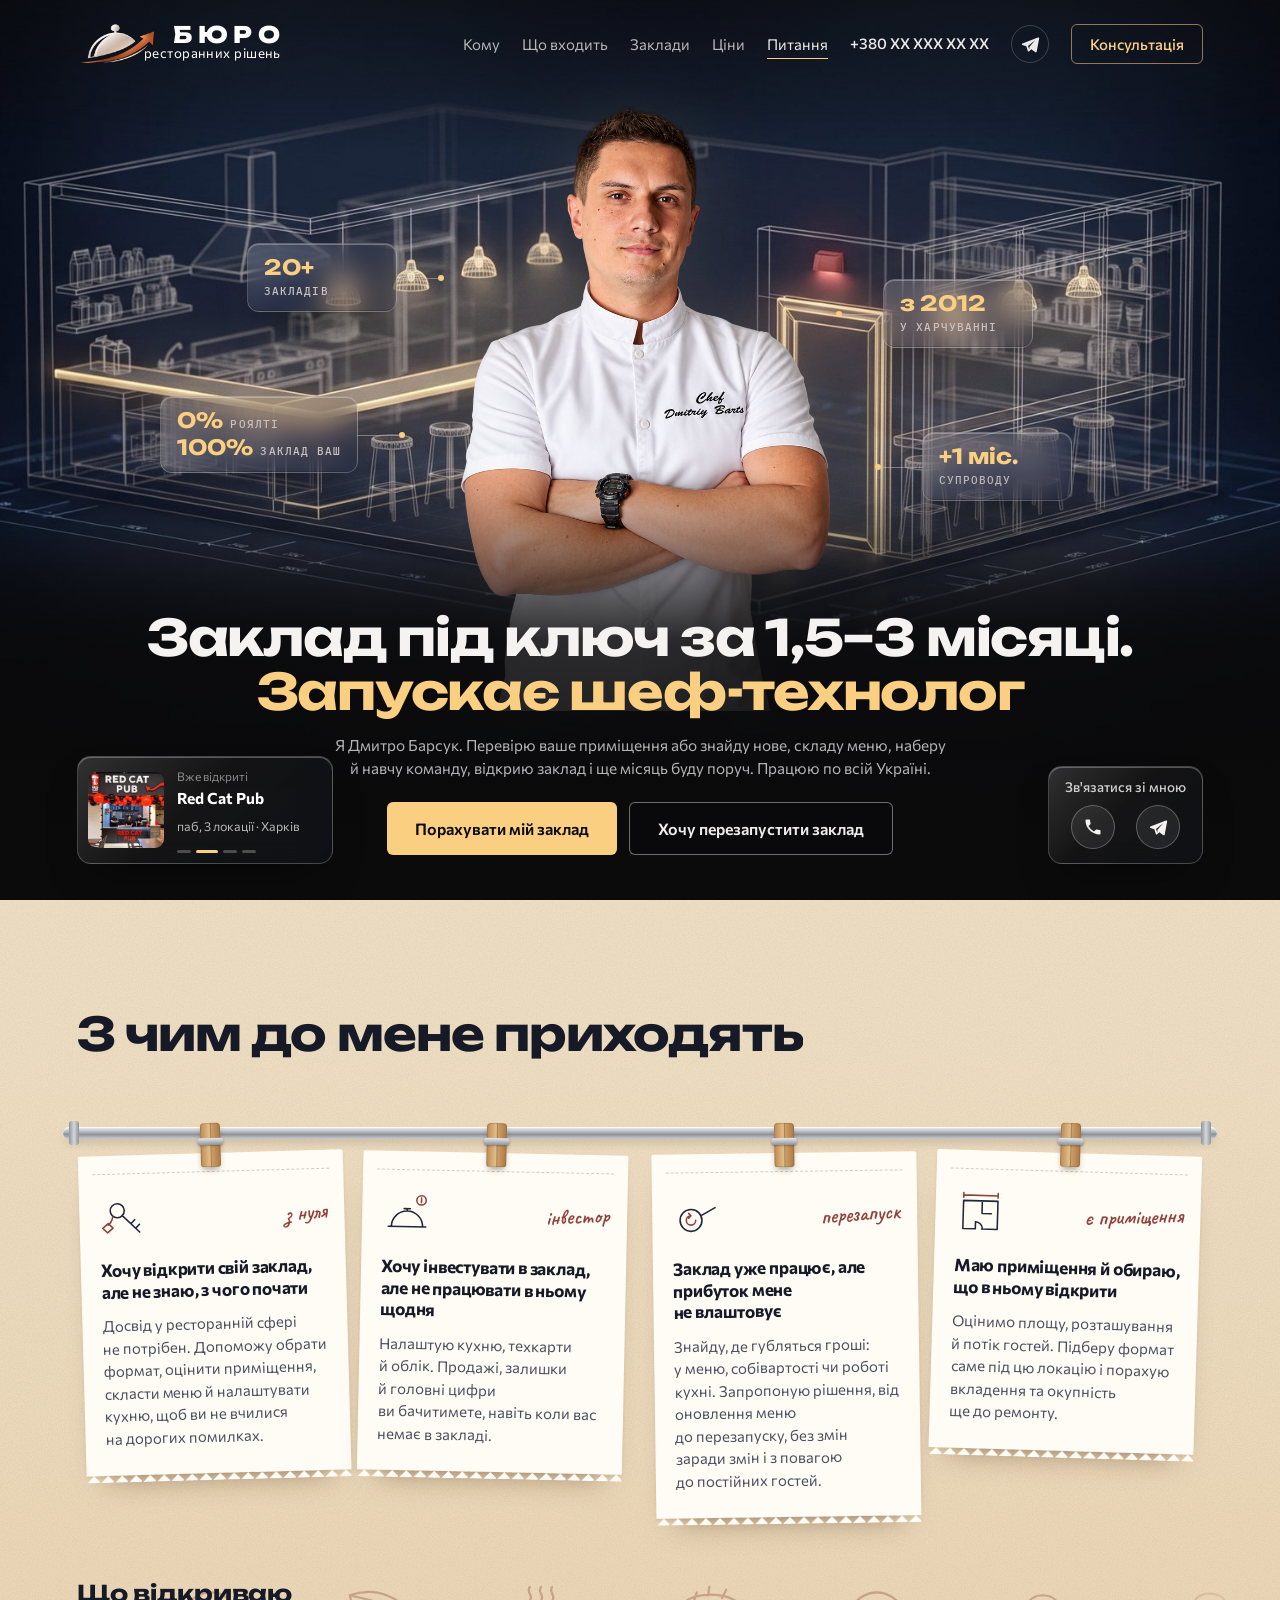
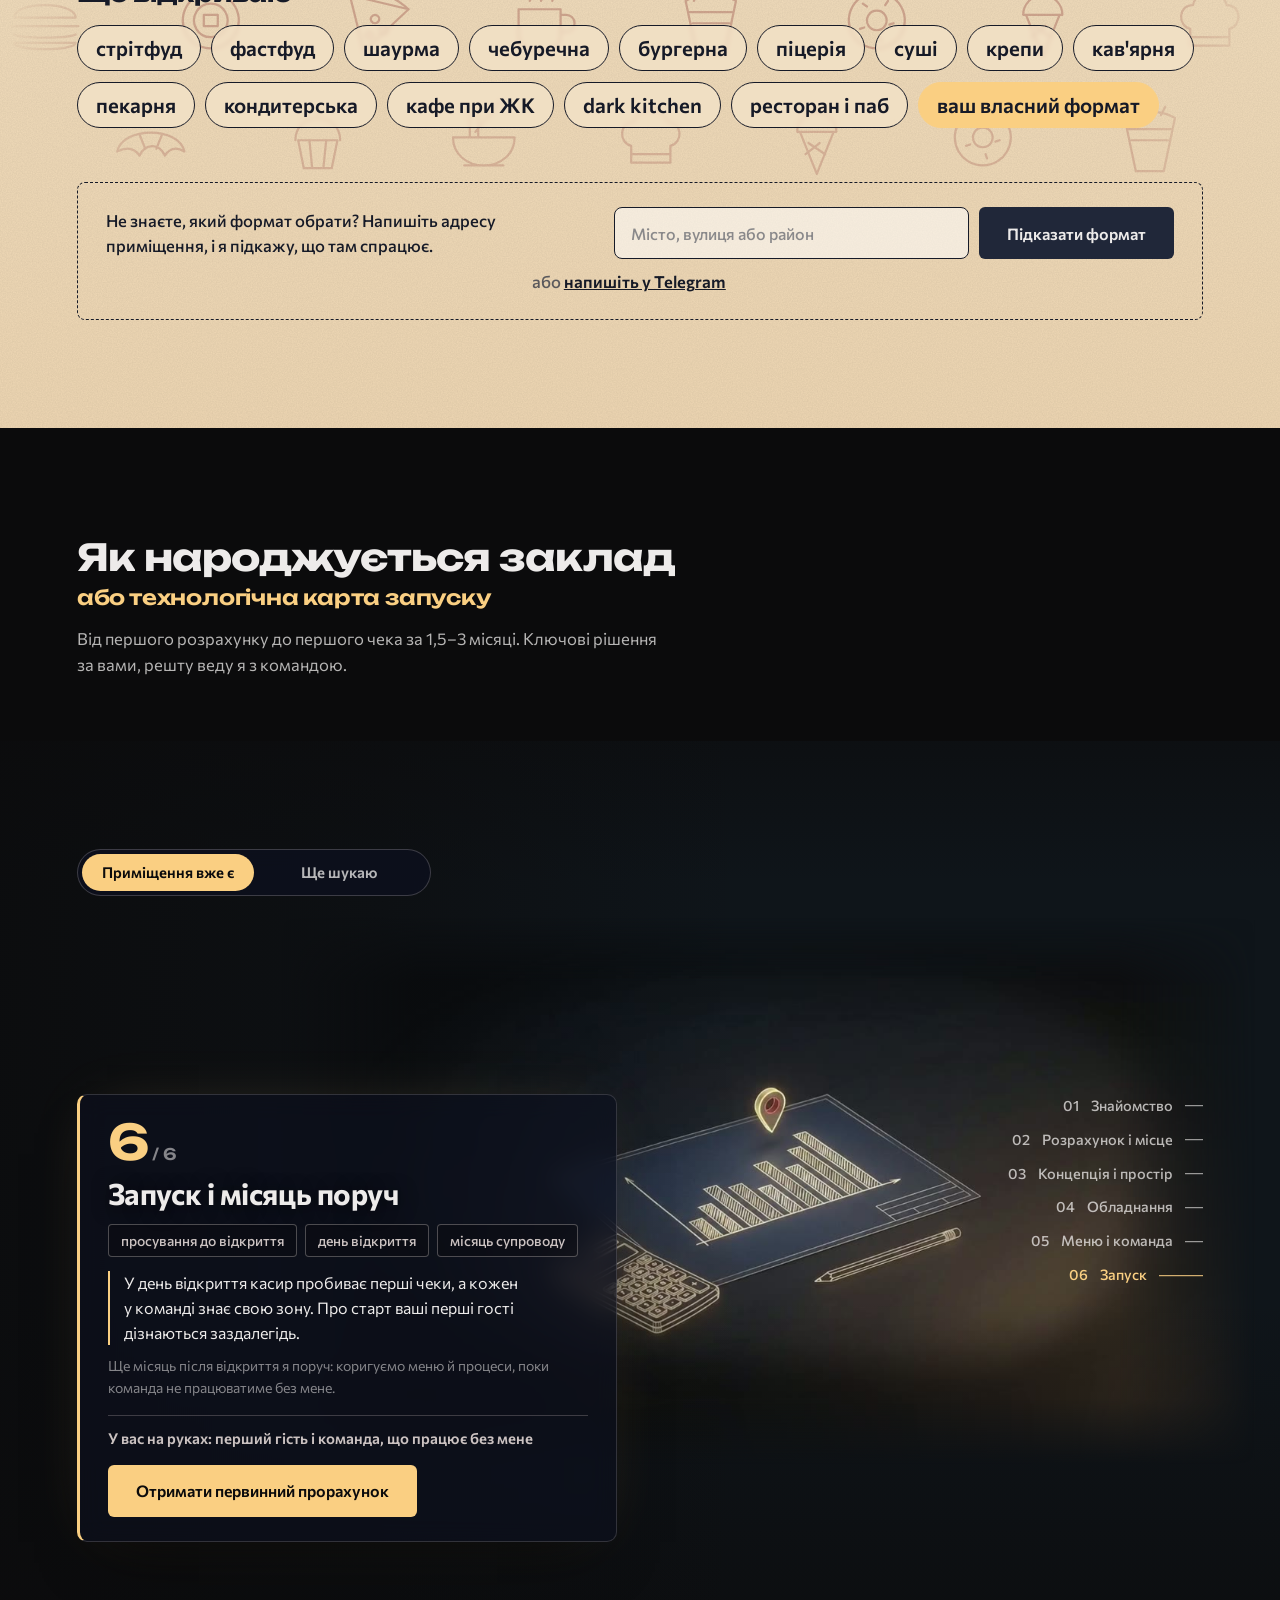
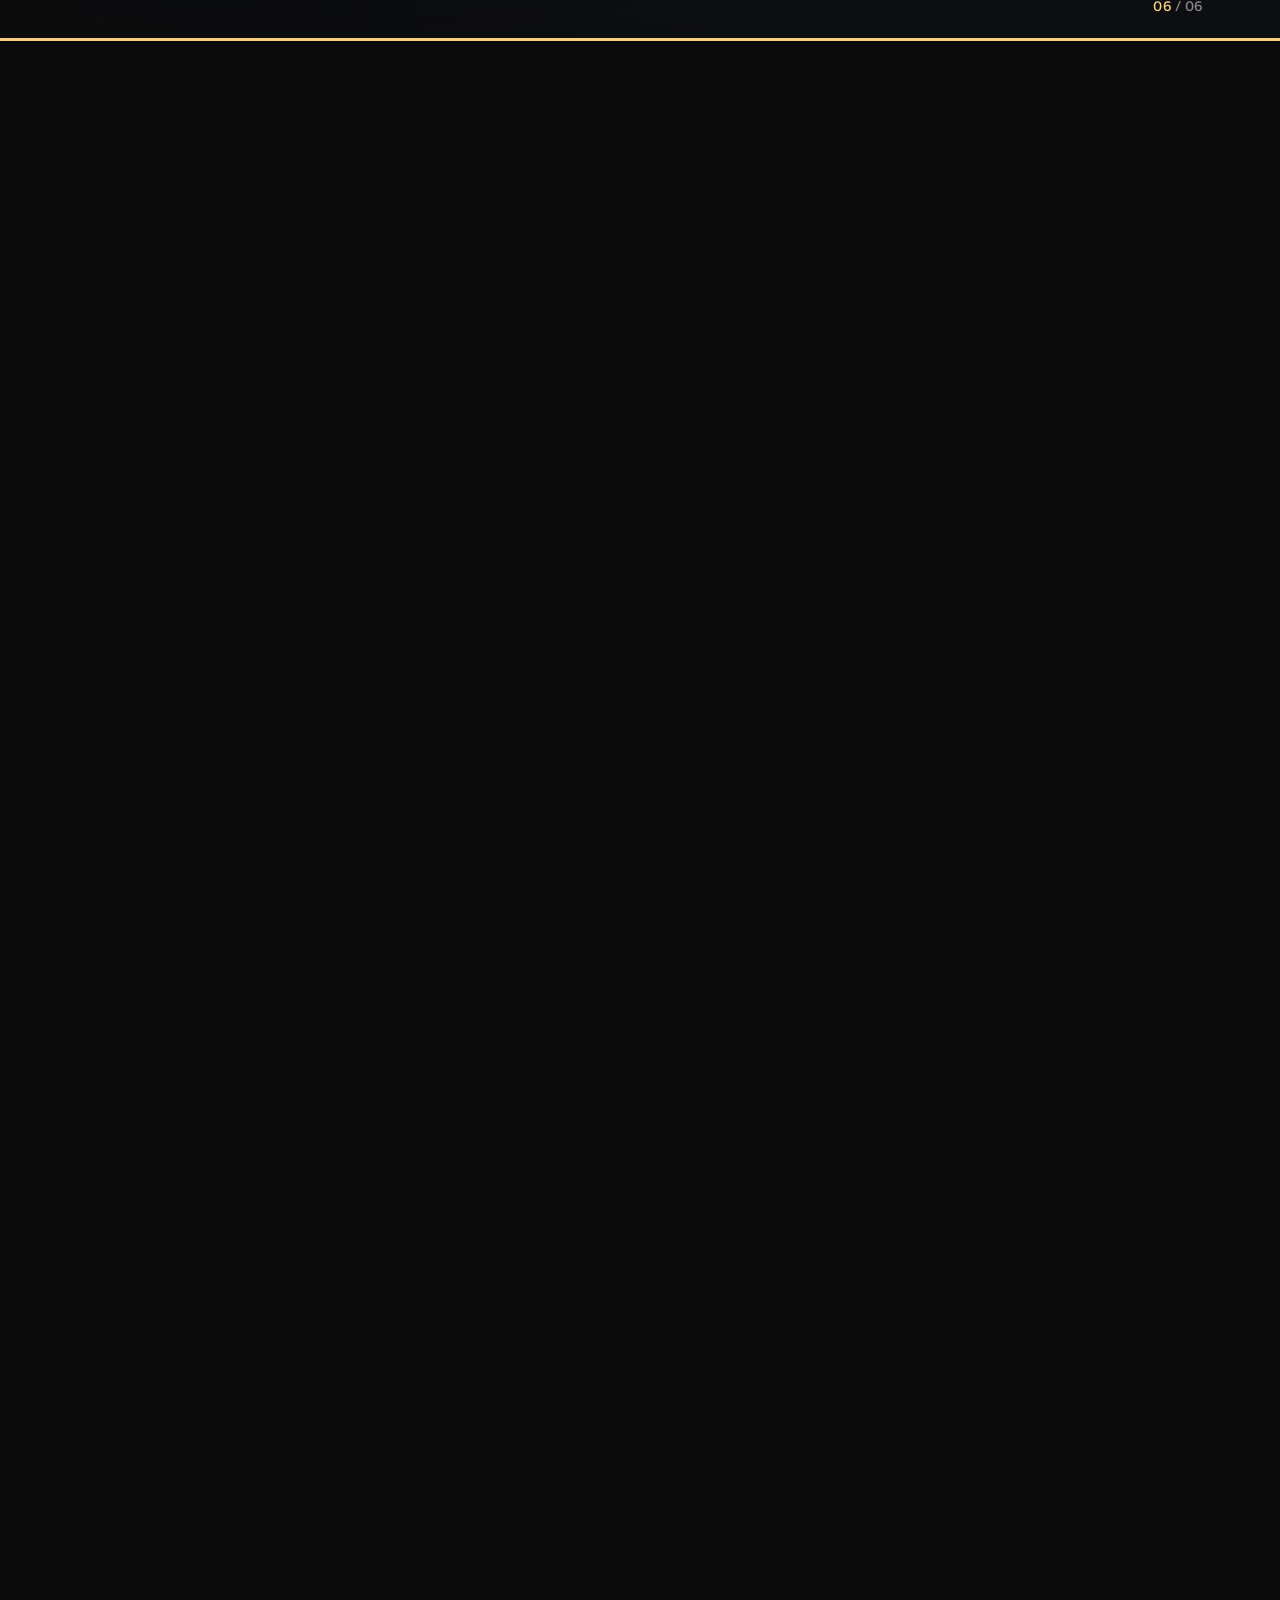
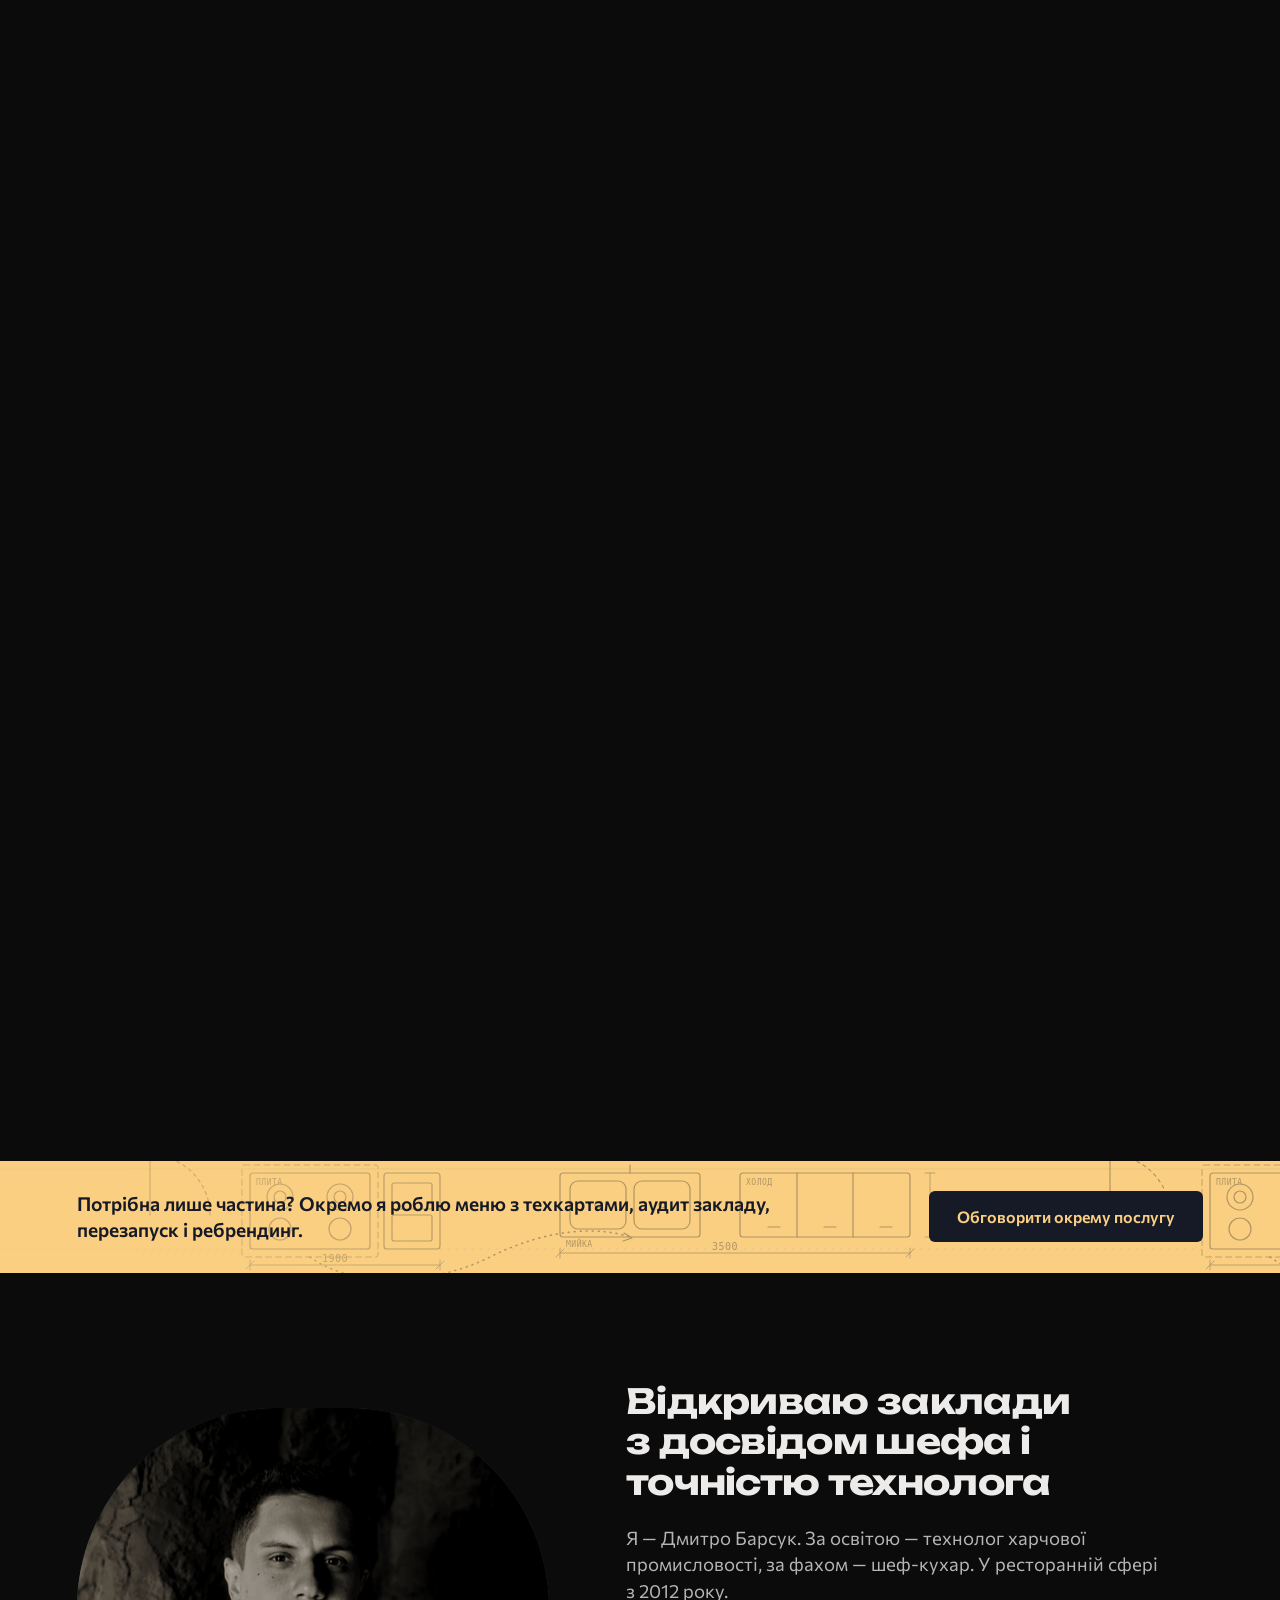
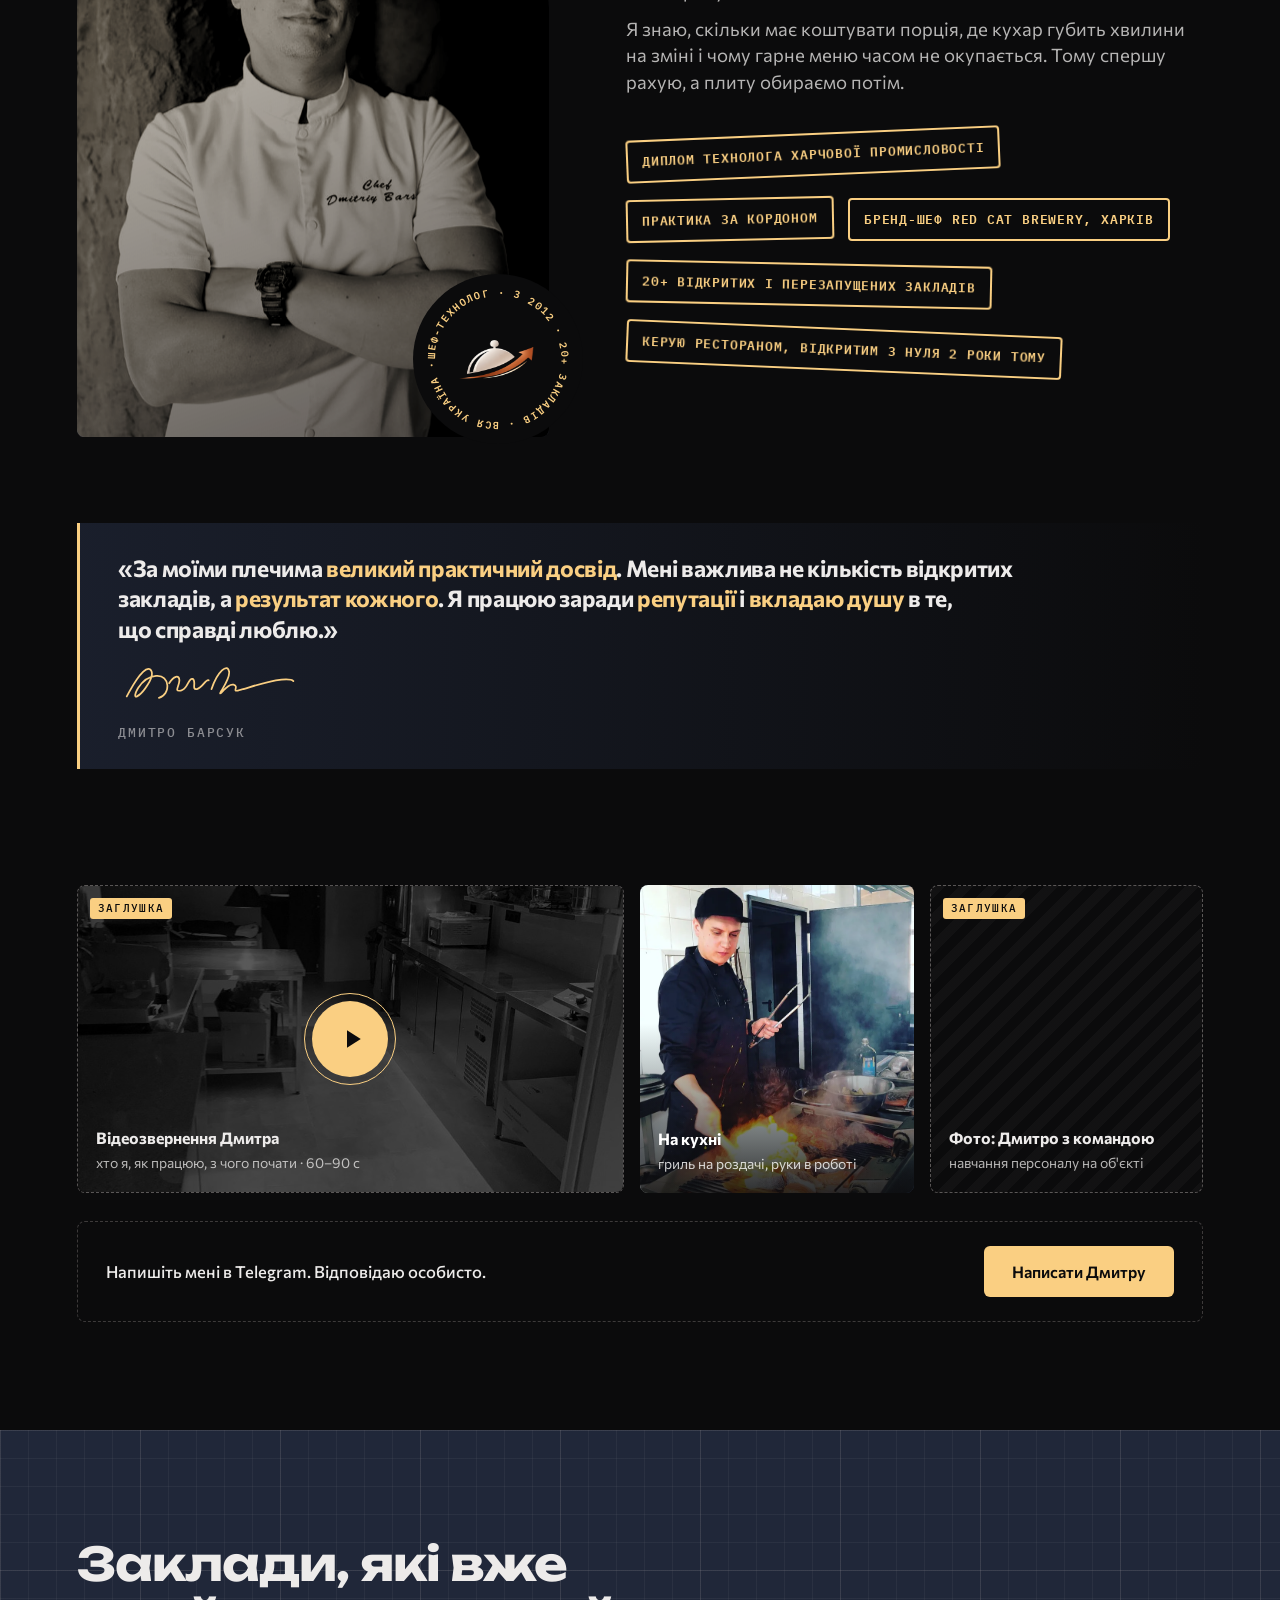
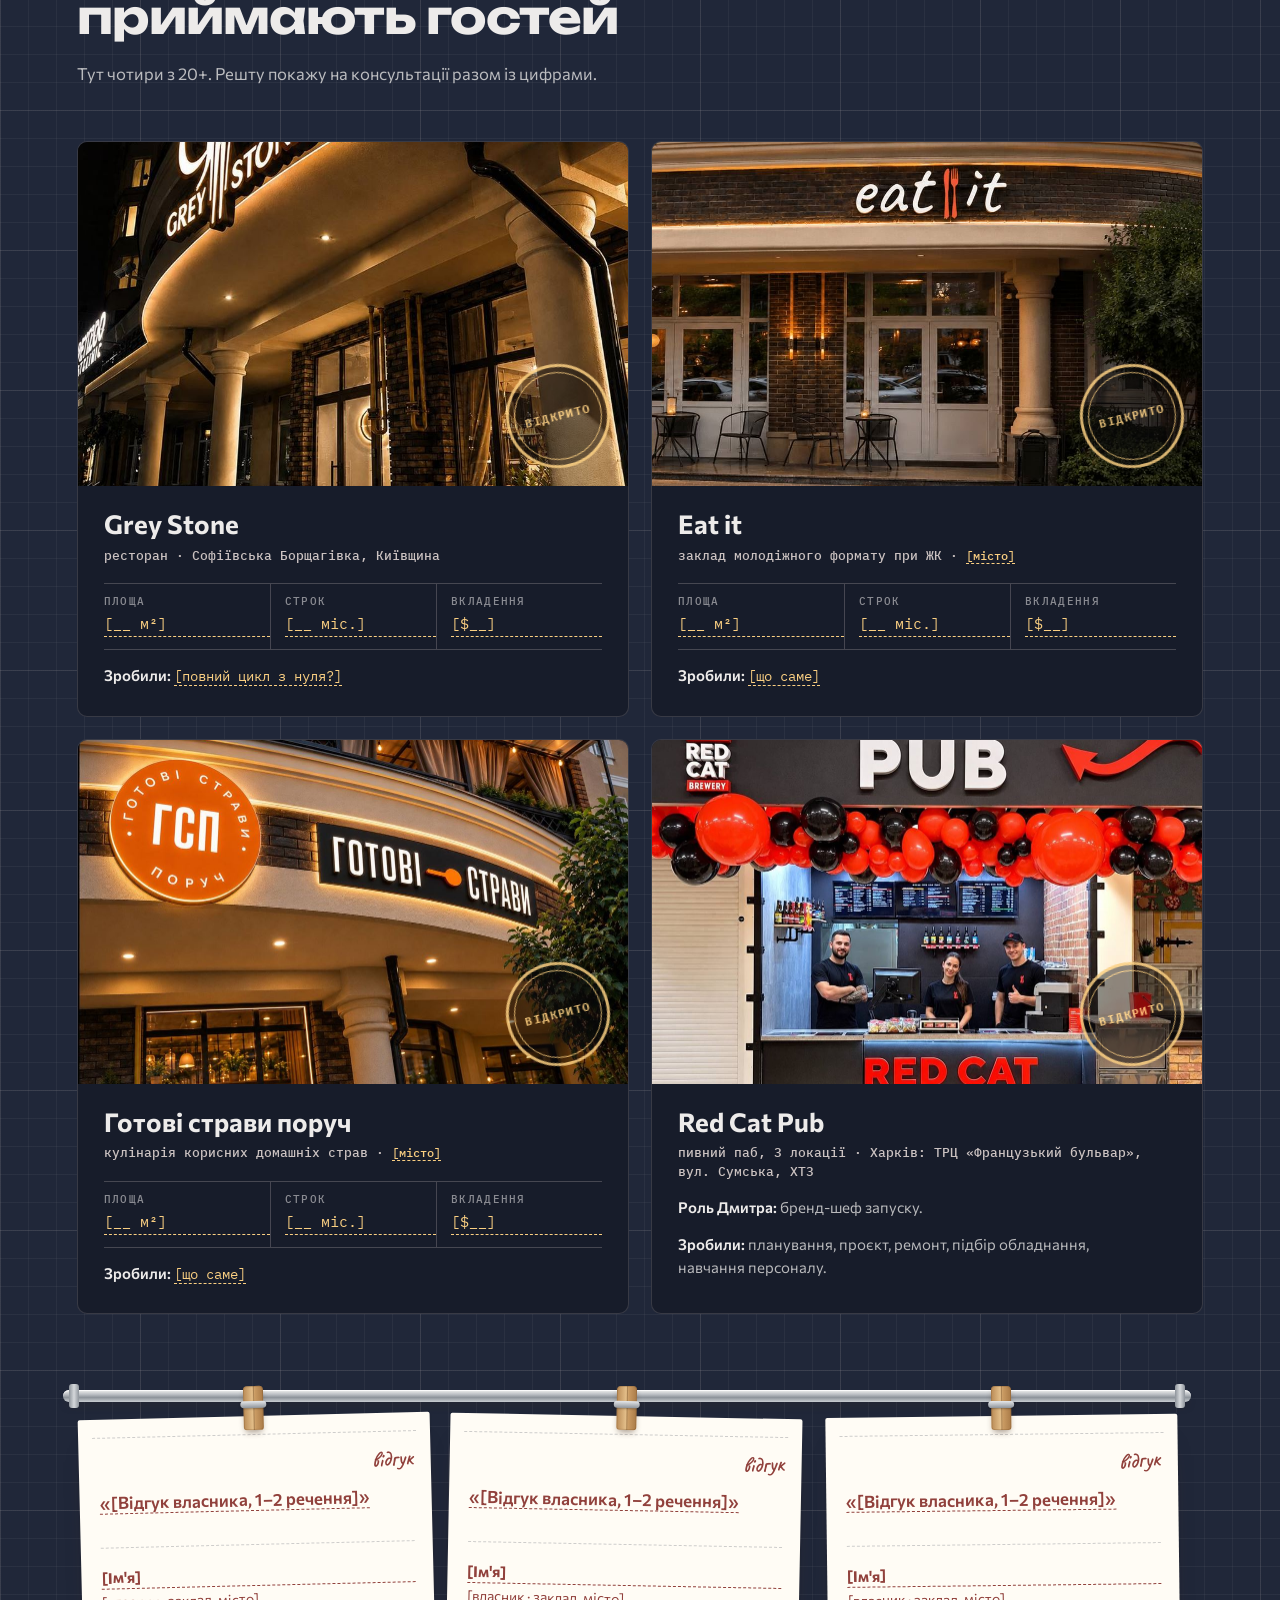
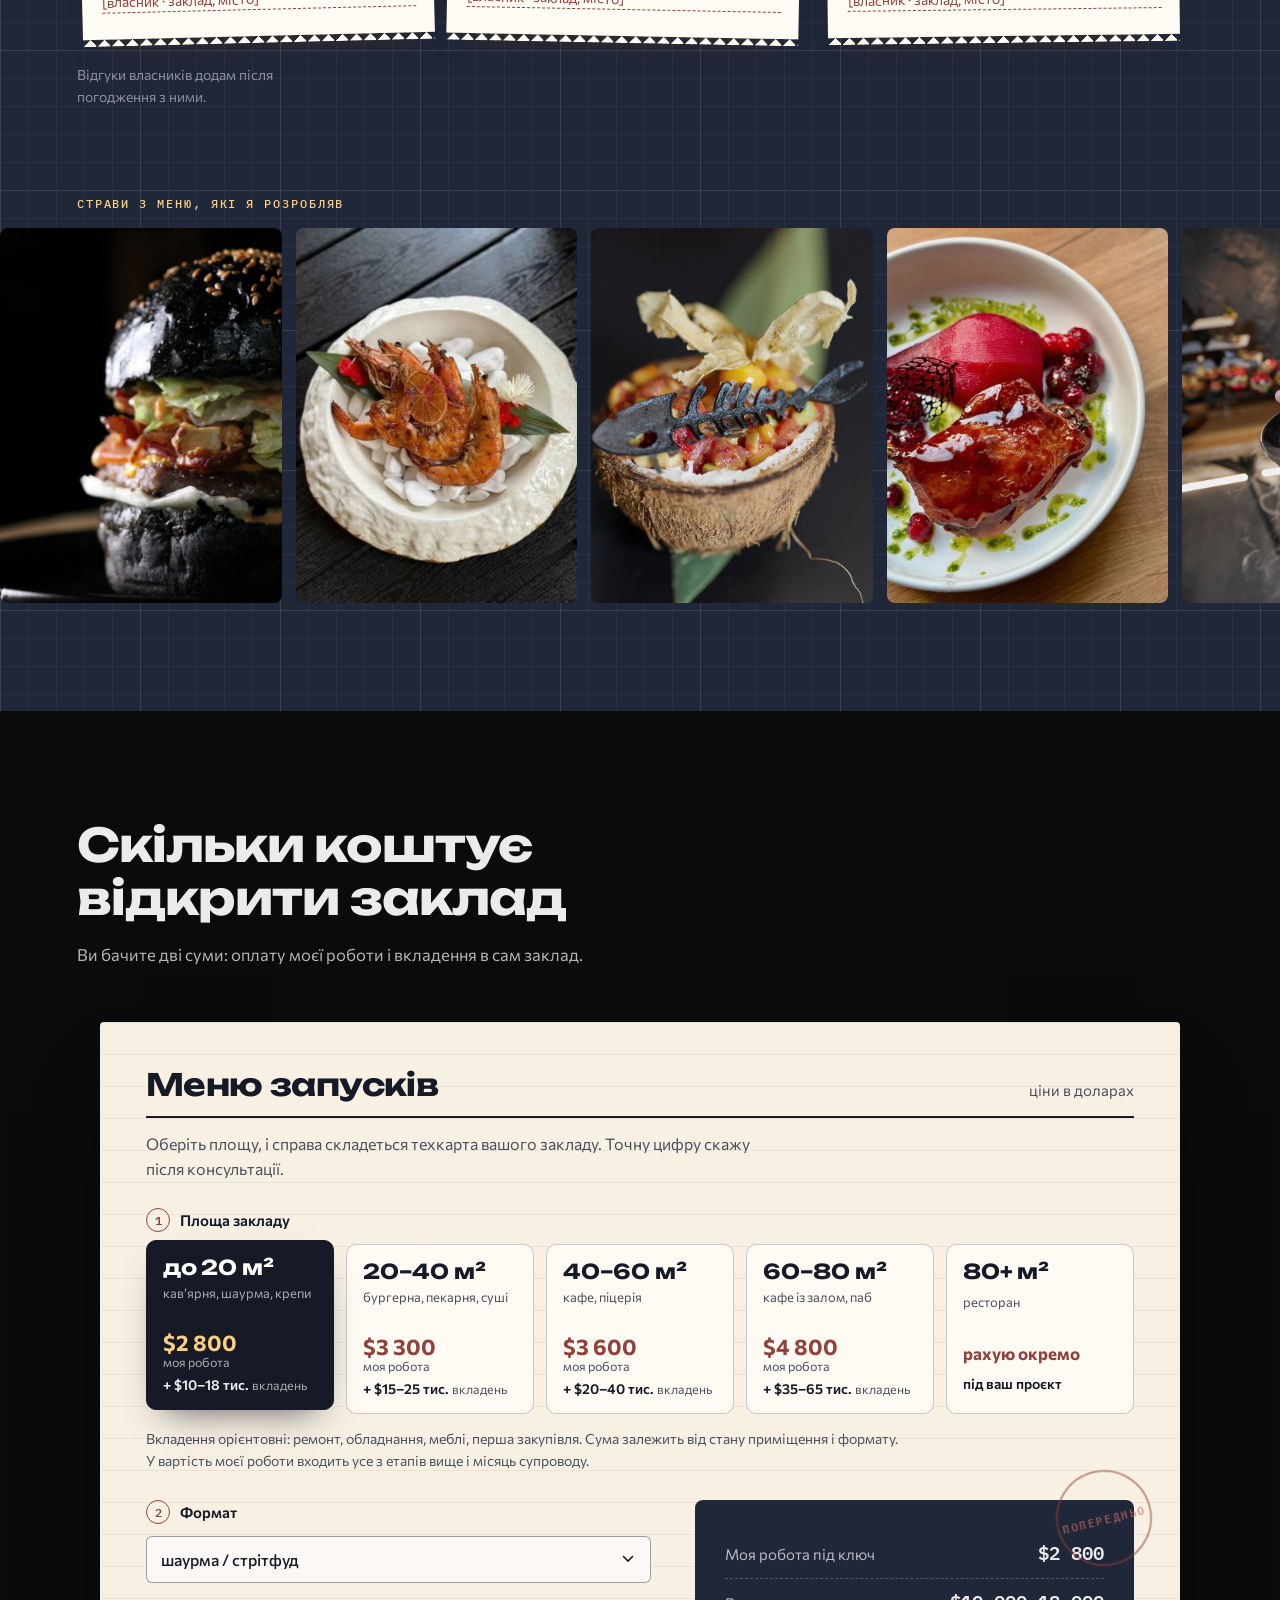
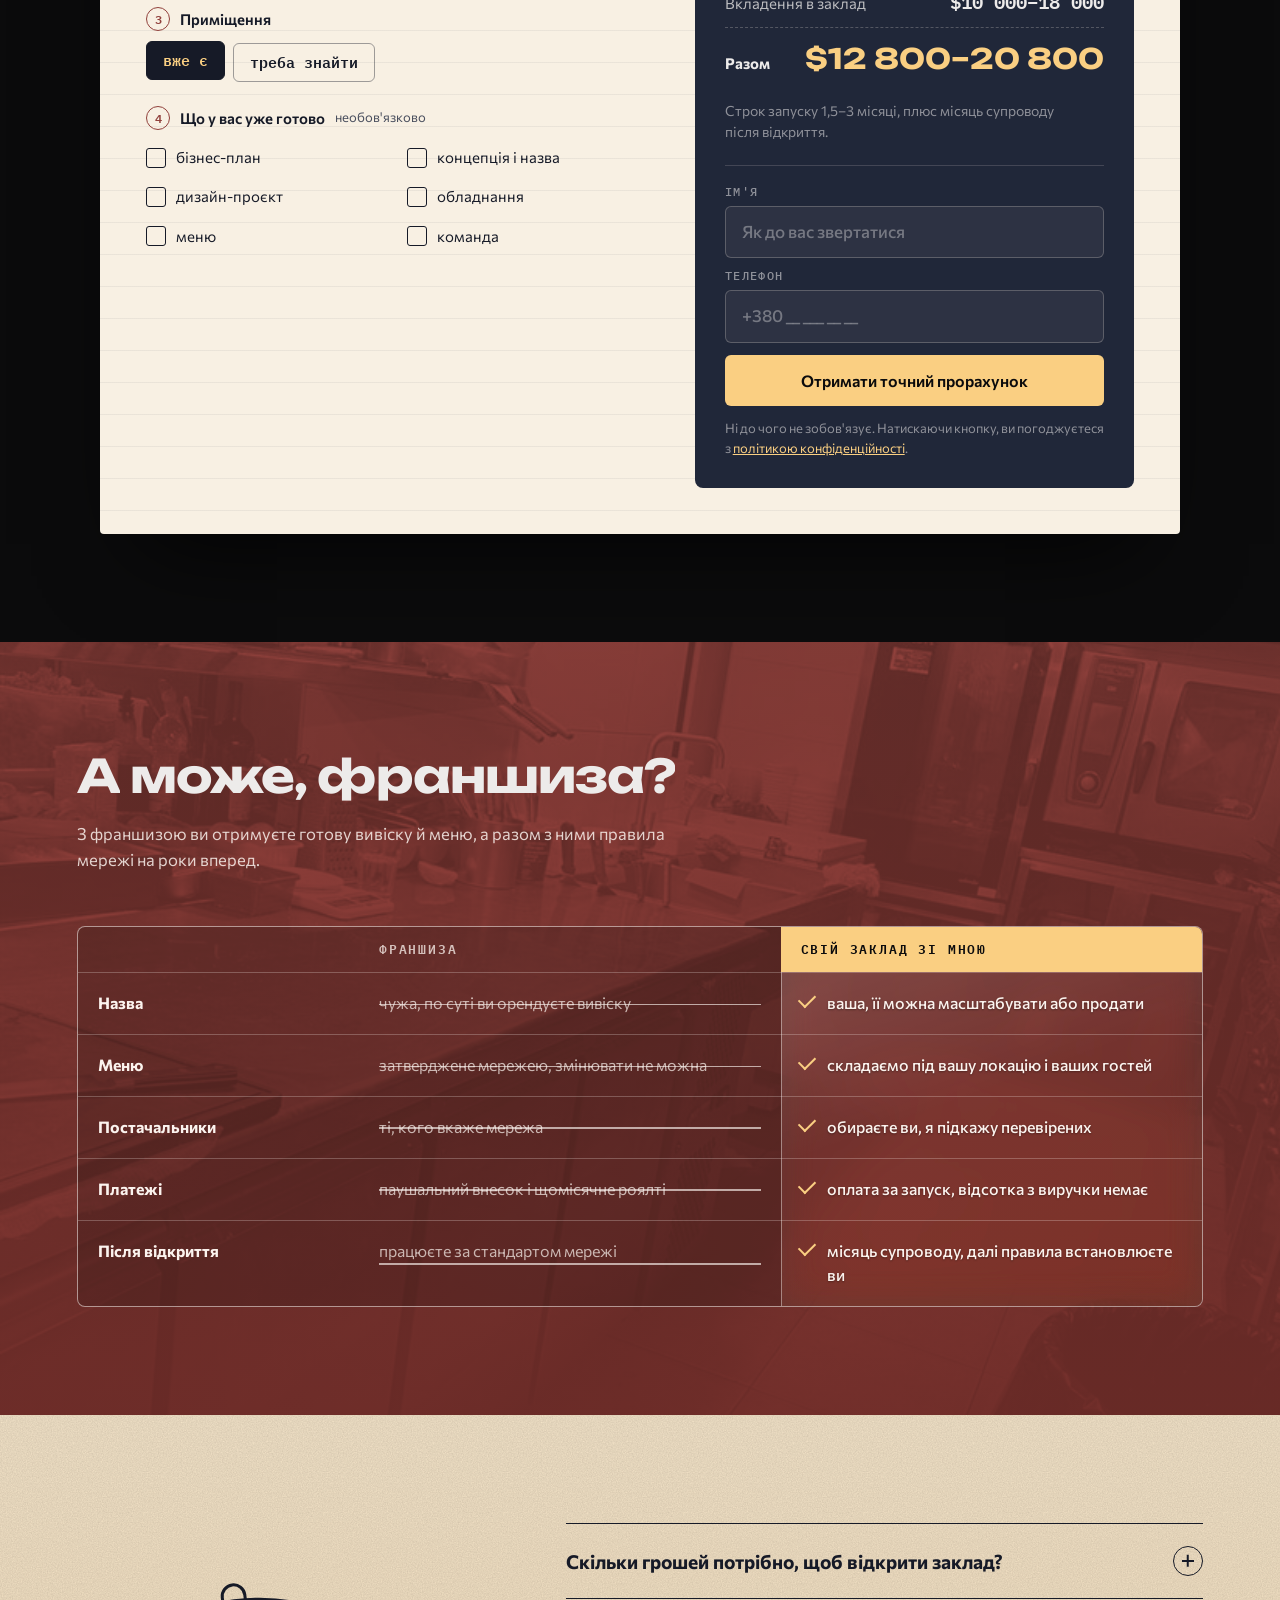
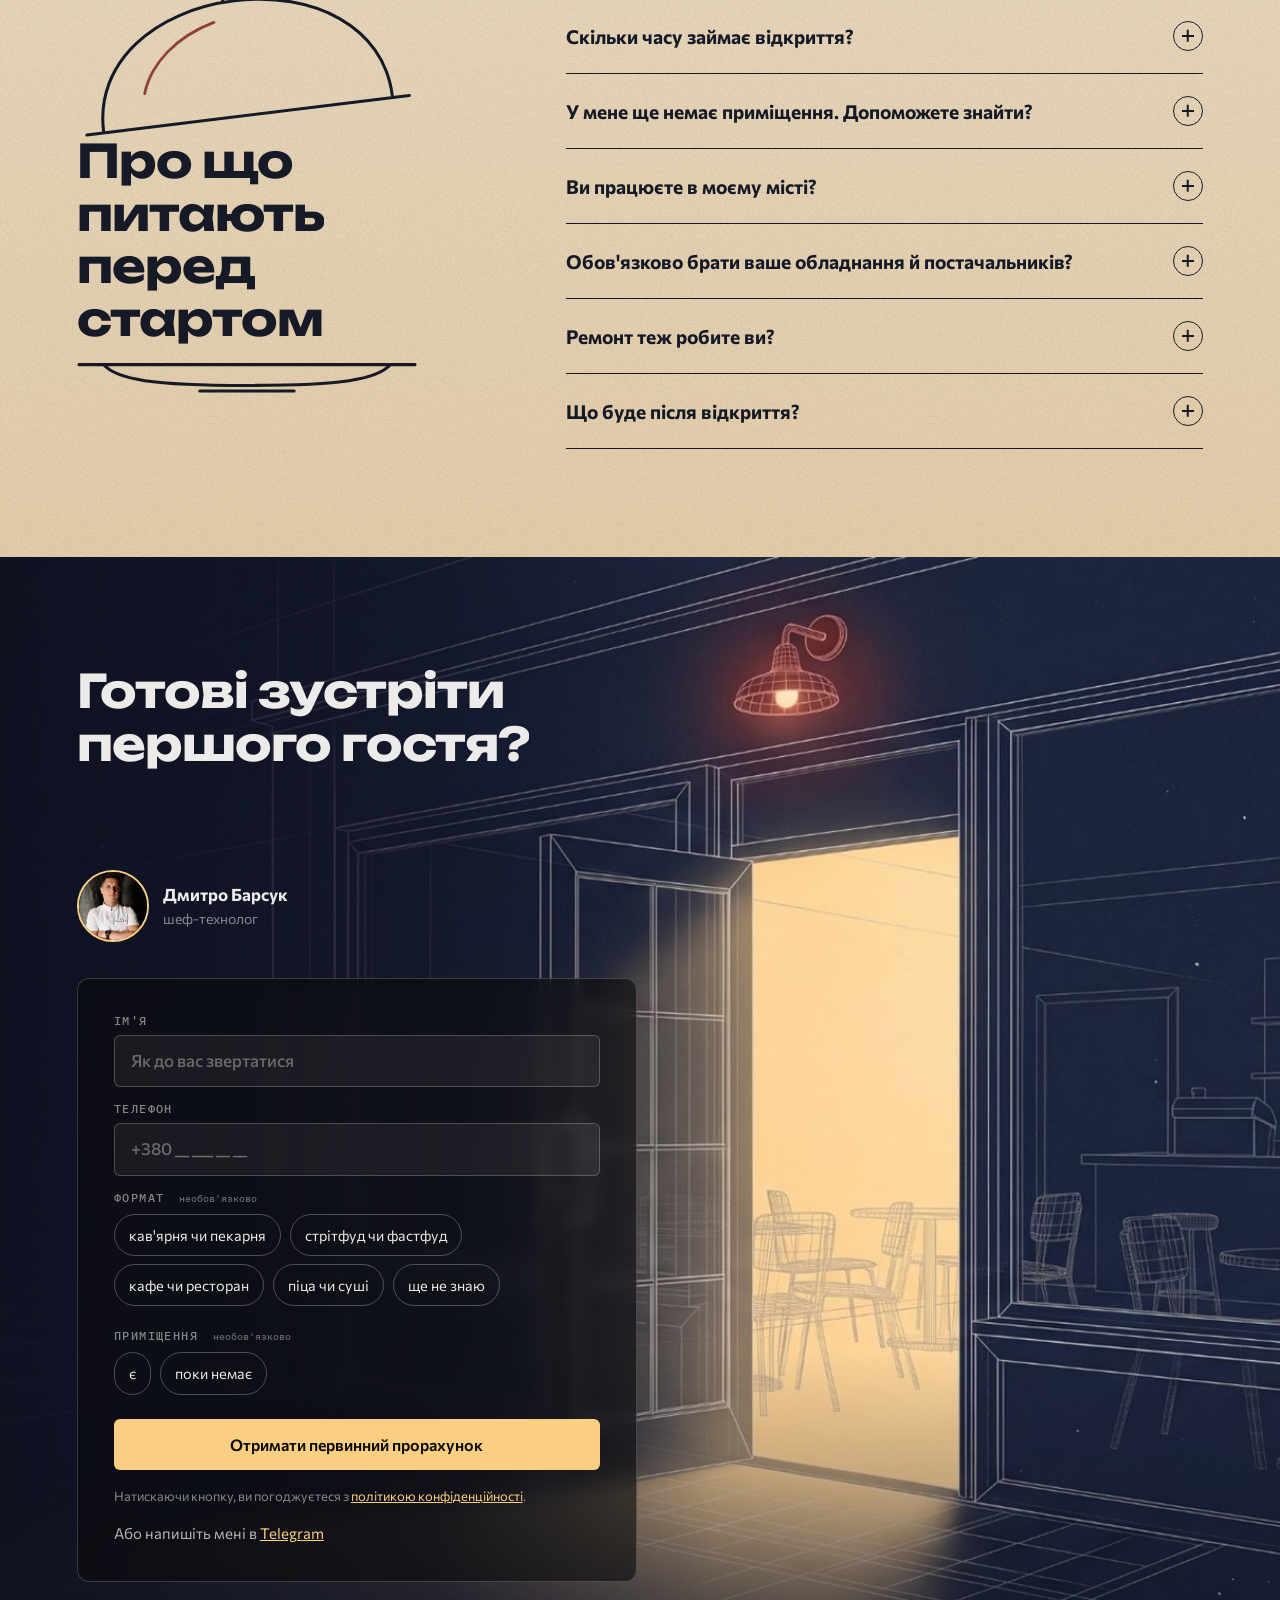
<file: index.html>
<!doctype html>
<html lang="uk">
<head>
<meta charset="utf-8">
<meta name="viewport" content="width=device-width, initial-scale=1">
<title>Відкриття закладу під ключ | Бюро ресторанних рішень</title>
<meta name="description" content="Відкрию кафе, кав'ярню, фастфуд чи піцерію під ключ за 1,5–3 місяці: приміщення, меню з техкартами, обладнання, команда. 20+ відкритих закладів по Україні.">
<meta name="theme-color" content="#0B0B0C">
<link rel="icon" href="favicon.png" type="image/png" sizes="192x192">
<link rel="apple-touch-icon" href="apple-touch-icon.png">
<meta property="og:type" content="website">
<meta property="og:locale" content="uk_UA">
<meta property="og:title" content="Заклад під ключ за 1,5–3 місяці. Запускає шеф-технолог">
<meta property="og:description" content="Приміщення, меню з техкартами, обладнання, команда і місяць супроводу після відкриття. 20+ закладів по Україні.">
<!-- TODO: окрема OG-картинка 1200×630 (промт у docs/higgsfield-prompts-buro.md) і абсолютна адреса після публікації -->
<meta property="og:image" content="media/hero-final.jpg">
<link rel="preconnect" href="https://fonts.googleapis.com">
<link rel="preconnect" href="https://fonts.gstatic.com" crossorigin>
<link href="https://fonts.googleapis.com/css2?family=Commissioner:wght@400;500;600;700;800&family=IBM+Plex+Mono:wght@400;500;600&display=swap" rel="stylesheet">
<!-- Unbounded — шрифт заголовків -->
<link href="https://fonts.googleapis.com/css2?family=Unbounded:wght@600;700;800&family=Caveat:wght@600&display=swap" rel="stylesheet">
<link rel="preload" as="image" href="media/dima.png" fetchpriority="high">
<link rel="stylesheet" href="css/style.css">
</head>
<body data-hfont="unbounded">

<div class="progress" aria-hidden="true"><i></i></div>

<!-- ============ 0. ШАПКА ============ -->
<header class="nav" id="nav">
  <a class="nav__logo" href="#top" aria-label="Бюро ресторанних рішень, на початок">
    <svg class="nav__brand" viewBox="0 0 640 160" role="img" aria-hidden="true">
      <image href="media/logo.png" x="6" y="4" width="246" height="151"/>
      <text x="294" y="76" textLength="332" lengthAdjust="spacing" font-family="Unbounded, sans-serif" font-weight="800" font-size="70" fill="#fff">БЮРО</text>
      <text x="206" y="124" textLength="420" lengthAdjust="spacing" font-family="Commissioner, sans-serif" font-weight="400" font-size="41" fill="#fff">ресторанних рішень</text>
    </svg>
  </a>
  <button class="nav__burger" type="button" aria-expanded="false" aria-controls="menu" aria-label="Відкрити меню"><span></span><span></span><span></span></button>
  <div class="nav__menu" id="menu">
    <ul class="nav__links">
      <li><a href="#komu">Кому</a></li>
      <li><a href="#etapy">Що входить</a></li>
      <li><a href="#zaklady">Заклади</a></li>
      <li><a href="#tsiny">Ціни</a></li>
      <li><a href="#pytannia">Питання</a></li>
    </ul>
    <a class="nav__tel" data-phone href="tel:+380000000000">+380 XX XXX XX XX</a>
    <a class="nav__tg" data-tg href="#konsultatsiya" aria-label="Написати в Telegram">
      <svg width="20" height="20" viewBox="0 0 24 24" aria-hidden="true"><path d="M21.5 4.2 2.9 11.4c-.9.4-.9 1.6.1 1.9l4.6 1.4 1.8 5.6c.2.7 1.1.9 1.6.4l2.6-2.4 4.8 3.5c.6.4 1.4.1 1.6-.6L23 5.4c.2-.9-.7-1.6-1.5-1.2ZM9.6 14.3l8.6-6.9-6.8 7.9-.3 3.4-1.5-4.4Z" fill="currentColor"/></svg>
    </a>
    <button class="btn btn--ghost" type="button" data-lead="nav">Консультація</button>
  </div>
</header>

<main id="top">

  <!-- ============ 1. ПЕРШИЙ ЕКРАН ============
       Відео й кадри згенеровані в Higgsfield (декор, не справжній заклад).
       Відео грає один раз; коли дограє, його змінює фінальний кадр (той самий, що й останній кадр відео).
       На телефоні (до 820px) беруться вертикальні версії з data-*-mobile. -->
  <section class="hero" aria-label="Заклад під ключ">
    <video class="hero__video" muted playsinline preload="none" aria-hidden="true"
           data-poster="media/hero-first.jpg" data-poster-mobile="media/hero-first-mobile.jpg"
           data-src="media/hero.mp4" data-src-mobile="media/hero-mobile.mp4"></video>
    <img class="hero__final" alt="" aria-hidden="true" data-src="media/hero-final.jpg" data-src-mobile="media/hero-final-mobile.jpg">
    <div class="hero__grade" aria-hidden="true"></div>

    <img class="hero__dima" src="media/dima.png" width="800" height="1200"
         alt="Дмитро Барсук, шеф-технолог, стоїть зі схрещеними руками" fetchpriority="high">
    <div class="hero__shade" aria-hidden="true"></div>

    <!-- справжні відкриті заклади: картка в лівому нижньому куті, фото змінюються самі (на телефоні прихована) -->
    <a class="opened" href="#zaklady" aria-label="Відкриті заклади: дивитися всі">
      <span class="opened__pics">
        <img class="is-on" src="media/photos/thumbs/greystone.webp" width="200" height="200" alt="" decoding="async">
        <img class="" src="media/photos/thumbs/redcat.webp" width="200" height="200" alt="" decoding="async">
        <img class="" src="media/photos/thumbs/eatit.webp" width="200" height="200" alt="" decoding="async">
        <img class="" src="media/photos/thumbs/gsp.webp" width="200" height="200" alt="" decoding="async">
      </span>
      <span class="opened__text">
        <span class="opened__label">Вже відкриті</span>
        <span class="opened__item is-on"><b>Grey Stone</b><small>ресторан · Софіївська Борщагівка</small></span>
        <span class="opened__item"><b>Red Cat Pub</b><small>паб, 3 локації · Харків</small></span>
        <span class="opened__item"><b>Eat it</b><small>заклад при ЖК</small></span>
        <span class="opened__item"><b>Готові страви поруч</b><small>кулінарія домашніх страв</small></span>
        <span class="opened__dots" aria-hidden="true"><i class="is-on"></i><i></i><i></i><i></i></span>
      </span>
    </a>

    <!-- Кнопки зв'язку в правому куті першого екрана (на ноутбуці) -->
    <div class="hero-contact" aria-label="Зв'язатися з Дмитром Барсуком">
      <span class="hero-contact__lbl">Зв'язатися зі мною</span>
      <button class="hero-contact__btn hero-contact__btn--call" type="button" data-lead="callback" aria-label="Замовити дзвінок" title="Замовити дзвінок">
        <svg width="20" height="20" viewBox="0 0 24 24" aria-hidden="true"><path d="M6.6 10.8a15.1 15.1 0 0 0 6.6 6.6l2.2-2.2c.3-.3.7-.4 1-.2 1.1.4 2.3.6 3.6.6.6 0 1 .4 1 1V20c0 .6-.4 1-1 1A17 17 0 0 1 3 4c0-.6.4-1 1-1h3.5c.6 0 1 .4 1 1 0 1.3.2 2.5.6 3.6.1.3 0 .7-.2 1l-2.3 2.2Z" fill="currentColor"/></svg>
      </button>
      <a class="hero-contact__btn hero-contact__btn--tg" data-tg href="#konsultatsiya" aria-label="Написати в Telegram" title="Написати в Telegram">
        <svg width="20" height="20" viewBox="0 0 24 24" aria-hidden="true"><path d="M21.5 4.2 2.9 11.4c-.9.4-.9 1.6.1 1.9l4.6 1.4 1.8 5.6c.2.7 1.1.9 1.6.4l2.6-2.4 4.8 3.5c.6.4 1.4.1 1.6-.6L23 5.4c.2-.9-.7-1.6-1.5-1.2ZM9.6 14.3l8.6-6.9-6.8 7.9-.3 3.4-1.5-4.4Z" fill="currentColor"/></svg>
      </a>
    </div>

    <div class="hero__bottom">
      <ul class="hero__stats" aria-label="Коротко про досвід">
        <li class="stat stat--l1"><b>20+</b><span>закладів</span></li>
        <li class="stat stat--r1"><b>з 2012</b><span>у харчуванні</span></li>
        <li class="stat stat--l2 stat--rows"><p><b>0%</b><span>роялті</span></p><p><b>100%</b><span>заклад ваш</span></p></li>
        <li class="stat stat--r2"><b>+1 міс.</b><span>супроводу</span></li>
      </ul>
      <div class="hero__copy">
        <h1>Заклад під ключ за 1,5⁠–⁠3 місяці. <span>Запускає шеф-технолог</span></h1>
        <p>Я Дмитро Барсук. Перевірю ваше приміщення або знайду нове, складу меню, наберу й навчу команду, відкрию заклад і ще місяць буду поруч. Працюю по всій Україні.</p>
        <div class="hero__btns">
          <a class="btn btn--primary" href="#kalkulyator">Порахувати мій заклад</a>
          <button class="btn btn--outline" type="button" data-lead="hero-relaunch">Хочу перезапустити заклад</button>
        </div>
      </div>
    </div>

  </section>

  <!-- ============ 2. З ЧИМ ДО МЕНЕ ПРИХОДЯТЬ ============ -->
  <section class="sec sec--paper tex-grain" id="komu">
    <div class="wrap">
      <header class="sec__head">
        <h2 data-split>З чим до мене приходять</h2>
      </header>

      <div class="who">
        <!-- картки — як чеки замовлень на кухонній рейці, кожна на прищепці -->
        <div class="who__rail" aria-hidden="true"></div>
        <article class="who__card" data-reveal style="--d:0;--r:-1.6deg">
          <span class="who__clip" aria-hidden="true"></span>
          <div class="who__top"><svg class="who__ico draw" viewBox="0 0 64 64" aria-hidden="true"><path pathLength="1" d="M14 22a9 9 0 1 0 18 0a9 9 0 1 0 -18 0M29 28l22 22M40 39l5-5M46 45l5-5"/><path pathLength="1" class="acc" d="M17 30c-1 5-3 8-6 10M4 44l7-6 6 6-7 6z"/></svg><span class="who__table">з нуля</span></div>
          <h3>Хочу відкрити свій заклад, але не знаю, з чого почати</h3>
          <p>Досвід у ресторанній сфері не потрібен. Допоможу обрати формат, оцінити приміщення, скласти меню й налаштувати кухню, щоб ви не вчилися на дорогих помилках.</p>
        </article>
        <article class="who__card" data-reveal style="--d:1;--r:1.2deg">
          <span class="who__clip" aria-hidden="true"></span>
          <div class="who__top"><svg class="who__ico draw" viewBox="0 0 64 64" aria-hidden="true"><path pathLength="1" d="M8 48h48M12 48a20 20 0 0 1 40 0M28 25h8M32 25v3"/><path pathLength="1" class="acc" d="M44 14a6 6 0 1 0 12 0a6 6 0 1 0 -12 0M50 11v6"/></svg><span class="who__table">інвестор</span></div>
          <h3>Хочу інвестувати в заклад, але не працювати в ньому щодня</h3>
          <p>Налаштую кухню, техкарти й облік. Продажі, залишки й головні цифри ви бачитимете, навіть коли вас немає в закладі.</p>
        </article>
        <article class="who__card" data-reveal style="--d:2;--r:-0.8deg">
          <span class="who__clip" aria-hidden="true"></span>
          <div class="who__top"><svg class="who__ico draw" viewBox="0 0 64 64" aria-hidden="true"><path pathLength="1" d="M10 36a14 14 0 1 0 28 0a14 14 0 1 0 -28 0M37 30l18-10"/><path pathLength="1" class="acc" d="M30 36a6 6 0 1 1 -6 -6M21 27l3 3-3 3"/></svg><span class="who__table">перезапуск</span></div>
          <h3>Заклад уже працює, але прибуток мене не влаштовує</h3>
          <p>Знайду, де губляться гроші: у меню, собівартості чи роботі кухні. Запропоную рішення, від оновлення меню до перезапуску, без змін заради змін і з повагою до постійних гостей.</p>
        </article>
        <article class="who__card" data-reveal style="--d:3;--r:1.7deg">
          <span class="who__clip" aria-hidden="true"></span>
          <div class="who__top"><svg class="who__ico draw" viewBox="0 0 64 64" aria-hidden="true"><path pathLength="1" d="M26 52H10V16h44v36H34M26 52v-9M26 43a9 9 0 0 1 9 9M34 16v16h12"/><path pathLength="1" class="acc" d="M10 9h44M10 6v6M54 6v6"/></svg><span class="who__table">є приміщення</span></div>
          <h3>Маю приміщення й обираю, що в ньому відкрити</h3>
          <p>Оцінимо площу, розташування й потік гостей. Підберу формат саме під цю локацію і порахую вкладення та окупність ще до ремонту.</p>
        </article>
      </div>

      <div class="formats" data-reveal>
      <!-- стрічки контурних іконок страв, що повільно пливуть за списком форматів -->
      <div class="iconbelt" aria-hidden="true">
        <div class="iconbelt__track"><svg viewBox="0 0 64 64"><title>бургер</title><path d="M10 30c0-12 44-12 44 0Z M8 36h48 M10 42c6 3 38 3 44 0 M10 48h44c0 6-44 6-44 0"/></svg><svg viewBox="0 0 64 64"><title>суші</title><path d="M32 12a20 20 0 1 0 0.01 0Z M32 20a12 12 0 1 0 0.01 0Z M27 28h10v8H27Z"/></svg><svg viewBox="0 0 64 64"><title>піца</title><path d="M12 14 54 24 22 54Z M12 14q22-8 42 10 M30 28a3 3 0 1 0 0.01 0Z M36 36a3 3 0 1 0 0.01 0Z M26 40a2.5 2.5 0 1 0 0.01 0Z"/></svg><svg viewBox="0 0 64 64"><title>кава</title><path d="M14 24h30v18c0 8-6 12-15 12s-15-4-15-12Z M44 28h4a6 6 0 0 1 0 12h-4 M22 8c-3 4 3 6 0 10 M30 8c-3 4 3 6 0 10 M38 8c-3 4 3 6 0 10"/></svg><svg viewBox="0 0 64 64"><title>шаурма</title><path d="M22 56 14 18c10-6 26-6 36 0l-8 38Z M17 26h30 M19 34h26 M20 18l2-6 M30 14l1-6 M40 16l3-6"/></svg><svg viewBox="0 0 64 64"><title>пончик</title><path d="M32 12a20 20 0 1 0 0.01 0Z M32 25a7 7 0 1 0 0.01 0Z M22 20l3 2 M40 18l-2 3 M44 34l-3 1 M20 38l3-1 M34 44l1 3"/></svg><svg viewBox="0 0 64 64"><title>морозиво</title><path d="M18 28a14 14 0 0 1 28 0Z M20 28 32 58 44 28 M26 36l12 8 M24 44l10-8"/></svg><svg viewBox="0 0 64 64"><title>ковпак</title><path d="M18 38c-9-2-9-17 2-17 2-11 22-11 24 0 11 0 11 15 2 17v12H18Z M18 44h28"/></svg><svg viewBox="0 0 64 64"><title>локшина</title><path d="M10 32h44c0 12-10 20-22 20S10 44 10 32Z M22 32V14 M28 32V12 M44 6 26 28 M18 52h28"/></svg><svg viewBox="0 0 64 64"><title>кекс</title><path d="M18 34h28l-4 20H22Z M16 34c0-10 8-16 16-16s16 6 16 16 M32 18v-6 M26 34l2 20 M38 34l-2 20"/></svg><svg viewBox="0 0 64 64"><title>круасан</title><path d="M8 42c4-18 44-18 48 0-5-3-10-3-14 3-4-9-14-9-18 0-4-6-10-6-16-3Z M24 30l4 10 M40 30l-4 10"/></svg><svg viewBox="0 0 64 64"><title>виделка і ніж</title><path d="M20 8v18c0 4 2 6 4 6v24 M14 8v14c0 6 4 10 10 10 M30 8v14 M44 8c-6 6-6 18 0 24v24"/></svg></div>
        <div class="iconbelt__track iconbelt__track--rev"><svg viewBox="0 0 64 64"><title>виделка і ніж</title><path d="M20 8v18c0 4 2 6 4 6v24 M14 8v14c0 6 4 10 10 10 M30 8v14 M44 8c-6 6-6 18 0 24v24"/></svg><svg viewBox="0 0 64 64"><title>круасан</title><path d="M8 42c4-18 44-18 48 0-5-3-10-3-14 3-4-9-14-9-18 0-4-6-10-6-16-3Z M24 30l4 10 M40 30l-4 10"/></svg><svg viewBox="0 0 64 64"><title>кекс</title><path d="M18 34h28l-4 20H22Z M16 34c0-10 8-16 16-16s16 6 16 16 M32 18v-6 M26 34l2 20 M38 34l-2 20"/></svg><svg viewBox="0 0 64 64"><title>локшина</title><path d="M10 32h44c0 12-10 20-22 20S10 44 10 32Z M22 32V14 M28 32V12 M44 6 26 28 M18 52h28"/></svg><svg viewBox="0 0 64 64"><title>ковпак</title><path d="M18 38c-9-2-9-17 2-17 2-11 22-11 24 0 11 0 11 15 2 17v12H18Z M18 44h28"/></svg><svg viewBox="0 0 64 64"><title>морозиво</title><path d="M18 28a14 14 0 0 1 28 0Z M20 28 32 58 44 28 M26 36l12 8 M24 44l10-8"/></svg><svg viewBox="0 0 64 64"><title>пончик</title><path d="M32 12a20 20 0 1 0 0.01 0Z M32 25a7 7 0 1 0 0.01 0Z M22 20l3 2 M40 18l-2 3 M44 34l-3 1 M20 38l3-1 M34 44l1 3"/></svg><svg viewBox="0 0 64 64"><title>шаурма</title><path d="M22 56 14 18c10-6 26-6 36 0l-8 38Z M17 26h30 M19 34h26 M20 18l2-6 M30 14l1-6 M40 16l3-6"/></svg><svg viewBox="0 0 64 64"><title>кава</title><path d="M14 24h30v18c0 8-6 12-15 12s-15-4-15-12Z M44 28h4a6 6 0 0 1 0 12h-4 M22 8c-3 4 3 6 0 10 M30 8c-3 4 3 6 0 10 M38 8c-3 4 3 6 0 10"/></svg><svg viewBox="0 0 64 64"><title>піца</title><path d="M12 14 54 24 22 54Z M12 14q22-8 42 10 M30 28a3 3 0 1 0 0.01 0Z M36 36a3 3 0 1 0 0.01 0Z M26 40a2.5 2.5 0 1 0 0.01 0Z"/></svg><svg viewBox="0 0 64 64"><title>суші</title><path d="M32 12a20 20 0 1 0 0.01 0Z M32 20a12 12 0 1 0 0.01 0Z M27 28h10v8H27Z"/></svg><svg viewBox="0 0 64 64"><title>бургер</title><path d="M10 30c0-12 44-12 44 0Z M8 36h48 M10 42c6 3 38 3 44 0 M10 48h44c0 6-44 6-44 0"/></svg></div>
      </div>
        <h3 class="formats__title">Що відкриваю</h3>
        <ul class="formats__list">
          <li>стрітфуд</li><li>фастфуд</li><li>шаурма</li><li>чебуречна</li><li>бургерна</li><li>піцерія</li><li>суші</li><li>крепи</li><li>кав'ярня</li><li>пекарня</li><li>кондитерська</li><li>кафе при ЖК</li><li>dark kitchen</li><li>ресторан і паб</li><li class="is-own">ваш власний формат</li>
        </ul>
      </div>

      <form class="cta-row cta-addr" data-reveal data-addr novalidate>
        <label class="cta-addr__q" for="addr-input">Не знаєте, який формат обрати? Напишіть адресу приміщення, і я підкажу, що там спрацює.</label>
        <div class="cta-addr__row">
          <input id="addr-input" type="text" name="address" autocomplete="street-address" placeholder="Місто, вулиця або район">
          <button class="btn btn--dark" type="submit">Підказати формат</button>
        </div>
        <p class="cta-addr__alt">або <a data-tg href="#konsultatsiya">напишіть у Telegram</a></p>
      </form>
    </div>
  </section>

  <!-- ============ 3. ЩО ВХОДИТЬ І ЕТАПИ: відео на весь екран, етапи поверх ============
       Заголовок на темному, далі екран «прилипає», відео займає весь екран,
       а етапи змінюють один одного поверх нього під час прокрутки.
       data-t = секунда, на якій відео зупиняється для етапу (ті самі, що й у блоці вище). -->
  <section class="reel" id="etapy" data-premises="yes" aria-label="Етапи запуску закладу">
    <div class="reel__head">
      <h2 data-split>Як народжується заклад</h2>
      <p class="reel__kicker" data-reveal>або технологічна карта запуску</p>
      <p>Від першого розрахунку до першого чека за 1,5⁠–⁠3 місяці. Ключові рішення за вами, решту веду я з командою.</p>
    </div>

    <div class="reel__track">
      <div class="reel__stage">
        <video class="reel__video" muted playsinline preload="none" aria-hidden="true" poster="media/steps3-first.jpg" data-src="media/steps3-scrub.mp4" data-src-mobile="media/steps3-scrub-mobile.mp4"></video>
        <!-- чіткі кадри k1–k6: показуються, коли етап зупинився (відео з генератора лише 720p) -->
        <div class="reel__stills" aria-hidden="true">
          <picture><source media="(max-width: 820px)" srcset="media/steps3/k1-m.webp"><img class="reel__still" src="media/steps3/k1.webp" alt="" loading="lazy" decoding="async" width="1920" height="1072"></picture>
          <picture><source media="(max-width: 820px)" srcset="media/steps3/k2-m.webp"><img class="reel__still" src="media/steps3/k2.webp" alt="" loading="lazy" decoding="async" width="1920" height="1072"></picture>
          <picture><source media="(max-width: 820px)" srcset="media/steps3/k3-m.webp"><img class="reel__still" src="media/steps3/k3.webp" alt="" loading="lazy" decoding="async" width="1920" height="1072"></picture>
          <picture><source media="(max-width: 820px)" srcset="media/steps3/k4-m.webp"><img class="reel__still" src="media/steps3/k4.webp" alt="" loading="lazy" decoding="async" width="1920" height="1072"></picture>
          <picture><source media="(max-width: 820px)" srcset="media/steps3/k5-m.webp"><img class="reel__still" src="media/steps3/k5.webp" alt="" loading="lazy" decoding="async" width="1920" height="1072"></picture>
          <picture><source media="(max-width: 820px)" srcset="media/steps3/k6-m.webp"><img class="reel__still" src="media/steps3/k6.webp" alt="" loading="lazy" decoding="async" width="1920" height="1072"></picture>
        </div>
        <div class="reel__shade" aria-hidden="true"></div>

        <div class="reel__switch" role="radiogroup" aria-label="Чи є у вас приміщення">
          <button type="button" role="radio" aria-checked="true" data-premises="yes">Приміщення вже є</button>
          <button type="button" role="radio" aria-checked="false" data-premises="no">Ще шукаю</button>
          <i aria-hidden="true"></i>
        </div>

        <ol class="reel__nav">
          <li><button type="button">Знайомство</button></li>
          <li><button type="button">Розрахунок і місце</button></li>
          <li><button type="button">Концепція і простір</button></li>
          <li><button type="button">Обладнання</button></li>
          <li><button type="button">Меню і команда</button></li>
          <li><button type="button">Запуск</button></li>
        </ol>

        <div class="reel__cards">
          <!-- Тексти з data-p="yes" показуються, коли приміщення є; data-p="no" — коли його треба знайти. Без позначки — однакові. -->
          <article class="reel__card" data-t="0">
            <span class="reel__n">1<small>/ 6</small></span>
            <h3>Знайомство і прорахунок</h3>
            <p data-p="yes">Ви розповідаєте про ідею і бюджет, а я приїжджаю подивитися ваше приміщення. Якщо побачу, що формат у ньому не окупиться, скажу про це до договору.</p>
            <p data-p="no">Ви розповідаєте про ідею, бюджет і місто. Якщо побачу, що в цьому місці ідея не окупиться, скажу про це до договору.</p>
            <ul class="chips"><li>зустріч</li><li data-p="yes">огляд приміщення</li><li>консультація</li><li>первинний прорахунок</li><li>договір</li></ul>
            <p class="reel__out">У вас на руках: вкладення, вартість моєї роботи, строк і договір</p>
          </article>
          <article class="reel__card" data-t="3.87">
            <span class="reel__n">2<small>/ 6</small></span>
            <h3><span data-p="yes">Розрахунок під ваше місце</span><span data-p="no">Розрахунок і пошук місця</span></h3>
            <ul class="chips"><li>бізнес-план</li><li data-p="no">підбір приміщення</li><li>аналіз локації та аудиторії</li><li data-p="no">конкуренти поруч</li><li data-p="yes">формат під площу</li></ul>
            <p class="reel__res" data-p="yes">Дивлюся, хто ходить повз ваші двері і що їм продавати. Формат підбираю під приміщення, а не навпаки. Це найкоротший шлях до відкриття.</p>
            <p class="reel__res" data-p="no">Перевіряю потік людей, конкурентів поруч і аудиторію району. Ще до підписання оренди ви знаєте, скільки вкладете і коли повернете ці гроші.</p>
            <p class="reel__out"><span data-p="yes">У вас на руках: бізнес-план і формат під ваше приміщення</span><span data-p="no">У вас на руках: бізнес-план і перевірене місце</span></p>
          </article>
          <article class="reel__card" data-t="7.93">
            <span class="reel__n">3<small>/ 6</small></span>
            <h3>Концепція і простір</h3>
            <ul class="chips"><li>концепція і назва</li><li>дизайн</li><li>планування кухні</li><li>контроль ремонту</li></ul>
            <p class="reel__res">Я планую кухню під ваше меню, тому кухар робить менше кроків.</p>
            <p class="reel__note" data-p="yes">Кухню вписую у ваші стіни з урахуванням вентиляції, електрики й води, які вже є. Ремонт роблять ваші підрядники або ті, кого я порекомендую.</p>
            <p class="reel__note" data-p="no">Ремонт роблять ваші підрядники або ті, кого я порекомендую. Я контролюю, щоб кухню зібрали під технологію приготування.</p>
            <p class="reel__out">У вас на руках: проєкт закладу</p>
          </article>
          <article class="reel__card" data-t="11.93">
            <span class="reel__n">4<small>/ 6</small></span>
            <h3>Обладнання і постачальники</h3>
            <ul class="chips"><li>підбір обладнання</li><li>постачальники</li><li>упаковка й уніформа</li></ul>
            <p class="reel__res">Ви купуєте лише те обладнання, яке працює на ваше меню.</p>
            <p class="reel__note">Обладнання й постачальників підберу з перевірених або працюватиму з вашими.</p>
            <p class="reel__out">У вас на руках: укомплектована кухня</p>
          </article>
          <article class="reel__card" data-t="15.93">
            <span class="reel__n">5<small>/ 6</small></span>
            <h3>Меню і команда</h3>
            <ul class="chips"><li>меню</li><li>техкарти</li><li>найм і навчання персоналу</li><li>документи</li><li>каса й автоматизація</li></ul>
            <p class="reel__res">У кожної страви є техкарта й собівартість. Бургер смакує однаково в понеділок і в суботу, хто б не стояв на зміні.</p>
            <p class="reel__out">У вас на руках: команда готова до старту</p>
          </article>
          <article class="reel__card" data-t="20">
            <span class="reel__n">6<small>/ 6</small></span>
            <h3>Запуск і місяць поруч</h3>
            <ul class="chips"><li>просування до відкриття</li><li>день відкриття</li><li>місяць супроводу</li></ul>
            <p class="reel__res">У день відкриття касир пробиває перші чеки, а кожен у команді знає свою зону. Про старт ваші перші гості дізнаються заздалегідь.</p>
            <p class="reel__note">Ще місяць після відкриття я поруч: коригуємо меню й процеси, поки команда не працюватиме без мене.</p>
            <p class="reel__out">У вас на руках: перший гість і команда, що працює без мене</p>
            <button class="btn btn--primary reel__cta" type="button" data-lead="etapy">Отримати первинний прорахунок</button>
          </article>
        </div>

        <span class="reel__count" aria-hidden="true"><b>01</b> / 06</span>
        <span class="reel__hint" aria-hidden="true">гортайте</span>
        <div class="reel__bar" aria-hidden="true"><i></i></div>
      </div>
    </div>
  </section>

  <!-- смуга: окремі послуги -->
  <section class="band band--doodle" aria-label="Окремі послуги">
    <div class="wrap band__in" data-reveal>
      <p>Потрібна лише частина? Окремо я роблю меню з техкартами, аудит закладу, перезапуск і ребрендинг.</p>
      <!-- TODO: ціни окремих послуг від Діми -->
      <button class="btn btn--light" type="button" data-lead="partial">Обговорити окрему послугу</button>
    </div>
  </section>

  <!-- ============ 5. ПРО ДІМУ ============ -->
  <section class="sec sec--black tex-grain" id="dima">
    <div class="wrap about">
      <figure class="about__photo" data-reveal>
        <div class="about__frame" data-parallax="-0.06">
          <img src="media/photos/dima-portrait.jpg" width="733" height="1100" loading="lazy" alt="Дмитро Барсук, шеф-технолог, у білому кітелі">
        </div>
        <img class="about__ring-logo" src="media/logo.png" width="261" height="160" alt="" aria-hidden="true" loading="lazy">
        <svg class="about__ring" viewBox="0 0 200 200" aria-hidden="true">
          <defs><path id="ring" d="M100,100 m-80,0 a80,80 0 1,1 160,0 a80,80 0 1,1 -160,0"/></defs>
          <text textLength="498" lengthAdjust="spacing"><textPath href="#ring" textLength="498" lengthAdjust="spacing">ШЕФ-ТЕХНОЛОГ · З 2012 · 20+ ЗАКЛАДІВ · ВСЯ УКРАЇНА ·</textPath></text>
        </svg>
      </figure>

      <div class="about__text">
        <h2 data-split>Відкриваю заклади з досвідом шефа і точністю технолога</h2>
        <div class="about__copy" data-reveal>
          <!-- Факти (диплом, Red Cat, 20+ закладів, ресторан 2 роки) — у штампах нижче, тут не повторюємо -->
          <p>Я — Дмитро Барсук. За освітою — технолог харчової промисловості, за фахом — шеф-кухар. У ресторанній сфері з 2012 року.</p>
          <p>Я знаю, скільки має коштувати порція, де кухар губить хвилини на зміні і чому гарне меню часом не окупається. Тому спершу рахую, а плиту обираємо потім.</p>
        </div>

        <ul class="facts">
          <li class="fact" style="--k:0">Диплом технолога харчової промисловості</li>
          <li class="fact" style="--k:1">Практика за кордоном</li>
          <li class="fact" style="--k:2">Бренд-шеф Red Cat Brewery, Харків</li>
          <li class="fact" style="--k:3">20+ відкритих і перезапущених закладів</li>
          <li class="fact" style="--k:4">Керую рестораном, відкритим з нуля 2 роки тому</li>
        </ul>
      </div>

      <blockquote class="quote" data-reveal>
        <p>«За моїми плечима <mark>великий практичний досвід</mark>. Мені важлива не кількість відкритих закладів, а <mark>результат кожного</mark>. Я працюю заради <mark>репутації</mark> і <mark>вкладаю душу</mark> в те, що справді люблю.»</p>
        <!-- ЗАГЛУШКА: автограф. Замінити справжнім відсканованим підписом Діми (SVG). -->
        <svg class="sign draw" viewBox="0 0 260 80" aria-label="Підпис Дмитра Барсука"><path pathLength="1" d="M12 58c18-34 30-44 34-34 3 9-12 30-20 34s4-26 26-28c20-2 20 26 4 30M70 40c6-10 14-12 14-4s-8 16 2 14 10-18 16-16-2 16 6 14 12-14 16-12M128 48c8-24 22-36 24-24 2 10-14 30-12 30s10-14 18-12-2 10 6 8c10-2 30-10 52-14 14-2 22-1 24 1"/></svg>
        <cite>Дмитро Барсук</cite>
      </blockquote>

      <div class="media-row">
        <!-- ЗАГЛУШКА: відеозвернення Діми 60–90 с (справжнє відео, не ШІ). Можна перевірити IMG_9692.MOV. -->
        <div class="ph ph--video" data-reveal>
          <img src="media/photos/kitchen-new.jpg" alt="" loading="lazy" aria-hidden="true">
          <span class="ph__play" aria-hidden="true"><svg viewBox="0 0 24 24"><path d="M8 5v14l11-7z" fill="currentColor"/></svg></span>
          <span class="ph__cap"><b>Відеозвернення Дмитра</b>хто я, як працюю, з чого почати · 60⁠–⁠90 с</span>
          <span class="ph__tag">заглушка</span>
        </div>
        <!-- Справжнє фото Діми в роботі; друга картка — ще заглушка (фото з командою, не генерувати ШІ) -->
        <figure class="ph ph--photo ph--real" data-reveal style="--d:1"><img src="media/photos/dima-robota.webp" width="800" height="800" loading="lazy" alt="Дмитро Барсук на кухні біля гриля, у руках щипці, на грилі риба й м’ясо"><figcaption class="ph__cap"><b>На кухні</b>гриль на роздачі, руки в роботі</figcaption></figure>
        <div class="ph ph--photo" data-reveal style="--d:2"><span class="ph__cap"><b>Фото: Дмитро з командою</b>навчання персоналу на об'єкті</span><span class="ph__tag">заглушка</span></div>
      </div>

      <div class="cta-row cta-row--dark" data-reveal>
        <p>Напишіть мені в Telegram. Відповідаю особисто.</p>
        <a class="btn btn--primary" data-tg href="#konsultatsiya">Написати Дмитру</a>
      </div>
    </div>
  </section>

  <!-- ============ 6. ЗАКЛАДИ, ЯКІ ВЖЕ ПРИЙМАЮТЬ ГОСТЕЙ ============ -->
  <section class="sec sec--navy tex-grid" id="zaklady">
    <div class="wrap">
      <header class="sec__head">
        <h2 data-split>Заклади, які вже приймають гостей</h2>
        <p class="sec__lead" data-reveal>Тут чотири з 20+. Решту покажу на консультації разом із цифрами.</p>
      </header>

      <!-- Цифри кейсів у [дужках]: дані від Діми, без них не публікувати. -->
      <div class="cases">
        <article class="case" data-reveal>
          <div class="case__img"><img src="media/photos/case-greystone.jpg" width="880" height="1100" loading="lazy" alt="Ресторан Grey Stone увечері, підсвічений фасад"><span class="stamp stamp--case"><span>відкрито</span></span></div>
          <div class="case__body">
            <h3>Grey Stone</h3>
            <p class="case__meta">ресторан · Софіївська Борщагівка, Київщина</p>
            <dl class="case__nums"><div><dt>площа</dt><dd class="tbd">[__ м²]</dd></div><div><dt>строк</dt><dd class="tbd">[__ міс.]</dd></div><div><dt>вкладення</dt><dd class="tbd">[$__]</dd></div></dl>
            <p class="case__did"><b>Зробили:</b> <span class="tbd">[повний цикл з нуля?]</span></p>
          </div>
        </article>
        <article class="case" data-reveal style="--d:1">
          <div class="case__img"><img src="media/photos/case-eatit.jpg" width="1000" height="760" loading="lazy" alt="Фасад закладу Eat it при житловому комплексі"><span class="stamp stamp--case"><span>відкрито</span></span></div>
          <div class="case__body">
            <h3>Eat it</h3>
            <p class="case__meta">заклад молодіжного формату при ЖК · <span class="tbd">[місто]</span></p>
            <dl class="case__nums"><div><dt>площа</dt><dd class="tbd">[__ м²]</dd></div><div><dt>строк</dt><dd class="tbd">[__ міс.]</dd></div><div><dt>вкладення</dt><dd class="tbd">[$__]</dd></div></dl>
            <p class="case__did"><b>Зробили:</b> <span class="tbd">[що саме]</span></p>
          </div>
        </article>
        <article class="case" data-reveal>
          <div class="case__img"><img src="media/photos/case-gsp.jpg" width="1100" height="731" loading="lazy" alt="Вивіска закладу «Готові страви поруч»"><span class="stamp stamp--case"><span>відкрито</span></span></div>
          <div class="case__body">
            <h3>Готові страви поруч</h3>
            <p class="case__meta">кулінарія корисних домашніх страв · <span class="tbd">[місто]</span></p>
            <dl class="case__nums"><div><dt>площа</dt><dd class="tbd">[__ м²]</dd></div><div><dt>строк</dt><dd class="tbd">[__ міс.]</dd></div><div><dt>вкладення</dt><dd class="tbd">[$__]</dd></div></dl>
            <p class="case__did"><b>Зробили:</b> <span class="tbd">[що саме]</span></p>
          </div>
        </article>
        <article class="case" data-reveal style="--d:1">
          <div class="case__img"><img src="media/photos/case-redcat.jpg" width="1100" height="1071" loading="lazy" alt="Команда Red Cat Pub за стійкою в день відкриття"><span class="stamp stamp--case"><span>відкрито</span></span></div>
          <div class="case__body">
            <h3>Red Cat Pub</h3>
            <p class="case__meta">пивний паб, 3 локації · Харків: ТРЦ «Французький бульвар», вул. Сумська, ХТЗ</p>
            <p class="case__did"><b>Роль Дмитра:</b> бренд-шеф запуску.</p>
            <p class="case__did"><b>Зробили:</b> планування, проєкт, ремонт, підбір обладнання, навчання персоналу.</p>
          </div>
        </article>
      </div>

      <!-- Відгуки — чеки на кухонній рейці, як у блоці «Кому». ЗАГЛУШКИ: текст, ім'я, роль і заклад — після погодження з власниками. -->
      <div class="who who--reviews">
        <div class="who__rail" aria-hidden="true"></div>
        <article class="who__card rv" data-reveal style="--d:0;--r:-1.4deg">
          <span class="who__clip" aria-hidden="true"></span>
          <span class="who__table rv__tag">відгук</span>
          <p class="rv__text"><span class="tbd">«[Відгук власника, 1⁠–⁠2 речення]»</span></p>
          <p class="rv__who"><b class="tbd">[Ім'я]</b><span class="tbd">[власник · заклад, місто]</span></p>
        </article>
        <article class="who__card rv" data-reveal style="--d:1;--r:1.1deg">
          <span class="who__clip" aria-hidden="true"></span>
          <span class="who__table rv__tag">відгук</span>
          <p class="rv__text"><span class="tbd">«[Відгук власника, 1⁠–⁠2 речення]»</span></p>
          <p class="rv__who"><b class="tbd">[Ім'я]</b><span class="tbd">[власник · заклад, місто]</span></p>
        </article>
        <article class="who__card rv" data-reveal style="--d:2;--r:-0.7deg">
          <span class="who__clip" aria-hidden="true"></span>
          <span class="who__table rv__tag">відгук</span>
          <p class="rv__text"><span class="tbd">«[Відгук власника, 1⁠–⁠2 речення]»</span></p>
          <p class="rv__who"><b class="tbd">[Ім'я]</b><span class="tbd">[власник · заклад, місто]</span></p>
        </article>
      </div>
      <p class="receipt-note rv__note">Відгуки власників додам після погодження з ними.</p>
    </div>

    <div class="dishes" aria-label="Страви з меню, які розробляв Дмитро Барсук">
      <p class="dishes__cap">Страви з меню, які я розробляв</p>
      <div class="dishes__track">
        <figure><img src="media/photos/dish-burger.jpg" loading="lazy" alt="Чорний бургер з беконом"></figure>
        <figure><img src="media/photos/dish-shrimp.jpg" loading="lazy" alt="Креветки на білій тарілці з камінцями"></figure>
        <figure><img src="media/photos/dish-coconut.jpg" loading="lazy" alt="Тартар у половинці кокоса"></figure>
        <figure><img src="media/photos/dish-duck.jpg" loading="lazy" alt="Качина ніжка з ягідним соусом і грушею"></figure>
        <figure><img src="media/photos/dish-mussels.jpg" loading="lazy" alt="Мідії, подані з димом"></figure>
        <figure><img src="media/photos/dish-pasta.jpg" loading="lazy" alt="Паста з креветками і песто"></figure>
        <figure><img src="media/photos/dish-brie.jpg" loading="lazy" alt="Сир на грилі з вишневим соусом"></figure>
        <figure><img src="media/photos/dish-canape.jpg" loading="lazy" alt="Фуршетні закуски з креветками"></figure>
        <figure><img src="media/photos/dish-skewers.jpg" loading="lazy" alt="Шашлички в лаваші на дошці"></figure>
      </div>
    </div>
  </section>

  <!-- ============ 7. СКІЛЬКИ КОШТУЄ + ФРАНШИЗА ============ -->
  <section class="sec sec--black tex-grain" id="tsiny">
    <div class="wrap">
      <header class="sec__head">
        <h2 data-split>Скільки коштує відкрити заклад</h2>
        <p class="sec__lead" data-reveal>Ви бачите дві суми: оплату моєї роботи і вкладення в сам заклад.</p>
      </header>

      <!-- Калькулятор-техкарта. Суми беремо тільки з прайсу Діми; «що вже є» не змінює ціну, а йде в заявку. -->
      <form class="calc" id="kalkulyator" novalidate data-form data-calc data-reveal="paper" aria-labelledby="calc-title">
        <input type="hidden" name="source" value="kalkulyator">
        <input type="hidden" name="calc" value="">
        <input class="hp" type="text" name="company" tabindex="-1" autocomplete="off" aria-hidden="true">
        <div class="calc__head">
          <h3 id="calc-title">Меню запусків</h3>
          <span class="calc__cur">ціни в доларах</span>
        </div>
        <p class="calc__lead">Оберіть площу, і справа складеться техкарта вашого закладу. Точну цифру скажу після консультації.</p>

        <fieldset class="calc__tiles">
          <legend><i>1</i>Площа закладу</legend>
          <label class="tile"><input type="radio" name="area" value="0" checked><span class="tile__in"><b class="tile__area">до 20 м²</b><span class="tile__ex">кав’ярня, шаурма, крепи</span><span class="tile__fee">$2 800<small>моя робота</small></span><span class="tile__inv">+ $10⁠–⁠18 тис. <small>вкладень</small></span></span></label>
          <label class="tile"><input type="radio" name="area" value="1"><span class="tile__in"><b class="tile__area">20⁠–⁠40 м²</b><span class="tile__ex">бургерна, пекарня, суші</span><span class="tile__fee">$3 300<small>моя робота</small></span><span class="tile__inv">+ $15⁠–⁠25 тис. <small>вкладень</small></span></span></label>
          <label class="tile"><input type="radio" name="area" value="2"><span class="tile__in"><b class="tile__area">40⁠–⁠60 м²</b><span class="tile__ex">кафе, піцерія</span><span class="tile__fee">$3 600<small>моя робота</small></span><span class="tile__inv">+ $20⁠–⁠40 тис. <small>вкладень</small></span></span></label>
          <label class="tile"><input type="radio" name="area" value="3"><span class="tile__in"><b class="tile__area">60⁠–⁠80 м²</b><span class="tile__ex">кафе із залом, паб</span><span class="tile__fee">$4 800<small>моя робота</small></span><span class="tile__inv">+ $35⁠–⁠65 тис. <small>вкладень</small></span></span></label>
          <label class="tile tile--custom"><input type="radio" name="area" value="4"><span class="tile__in"><b class="tile__area">80+ м²</b><span class="tile__ex">ресторан</span><span class="tile__fee tile__fee--word">рахую окремо</span><span class="tile__inv">під ваш проєкт</span></span></label>
        </fieldset>
        <p class="calc__note">Вкладення орієнтовні: ремонт, обладнання, меблі, перша закупівля. Сума залежить від стану приміщення і формату. У вартість моєї роботи входить усе з етапів вище і місяць супроводу.</p>

        <div class="calc__grid">
          <div class="calc__inputs">
                        <label class="calc__select"><span><i>2</i>Формат</span>
              <select name="format">
                <option value="кав'ярня">кав'ярня</option>
                <option value="шаурма / стрітфуд" selected>шаурма / стрітфуд</option>
                <option value="бургерна">бургерна</option>
                <option value="піцерія">піцерія</option>
                <option value="суші">суші</option>
                <option value="пекарня / кондитерська">пекарня / кондитерська</option>
                <option value="крепи / чебуречна">крепи / чебуречна</option>
                <option value="кафе при ЖК">кафе при ЖК</option>
                <option value="dark kitchen">dark kitchen</option>
                <option value="кафе з залом / паб">кафе з залом / паб</option>
                <option value="ресторан">ресторан</option>
                <option value="ще не знаю">ще не знаю</option>
              </select>
            </label>

            <fieldset class="calc__seg calc__seg--two">
              <legend><i>3</i>Приміщення</legend>
              <label><input type="radio" name="premises" value="є" checked><span>вже є</span></label>
              <label><input type="radio" name="premises" value="поки немає"><span>треба знайти</span></label>
            </fieldset>

            <fieldset class="calc__have">
              <legend><i>4</i>Що у вас уже готово <small>необов'язково</small></legend>
              <label><input type="checkbox" name="have" value="бізнес-план"><span>бізнес-план</span></label>
              <label><input type="checkbox" name="have" value="концепція і назва"><span>концепція і назва</span></label>
              <label><input type="checkbox" name="have" value="дизайн-проєкт"><span>дизайн-проєкт</span></label>
              <label><input type="checkbox" name="have" value="обладнання"><span>обладнання</span></label>
              <label><input type="checkbox" name="have" value="меню"><span>меню</span></label>
              <label><input type="checkbox" name="have" value="команда"><span>команда</span></label>
            </fieldset>
          </div>

          <div class="calc__sheet" aria-live="polite">
            <dl class="calc__lines">
              <div><dt>Моя робота під ключ</dt><dd data-calc-fee>$2 800</dd></div>
              <div><dt>Вкладення в заклад</dt><dd data-calc-inv>$10 000⁠–⁠18 000</dd></div>
              <div class="calc__total"><dt>Разом</dt><dd data-calc-sum>$12 800⁠–⁠20 800</dd></div>
            </dl>
            <p class="calc__hint" data-calc-hint>Строк запуску 1,5⁠–⁠3 місяці, плюс місяць супроводу після відкриття.</p>
            <p class="calc__hint calc__hint--have" data-calc-have hidden>Частина у вас уже готова, тож моя робота може коштувати менше. Скажу точно після консультації.</p>
            <div class="calc__stamp" aria-hidden="true"><span>попередньо</span></div>

            <div class="calc__send">
              <label class="field field--dark"><span>Ім'я</span><input type="text" name="name" autocomplete="name" required placeholder="Як до вас звертатися"></label>
              <label class="field field--dark"><span>Телефон</span><input type="tel" name="phone" autocomplete="tel" inputmode="tel" required placeholder="+380 __ ___ __ __" data-phone-mask></label>
              <button class="btn btn--primary btn--block" type="submit">Отримати точний прорахунок</button>
              <p class="lead-form__note">Ні до чого не зобов'язує. Натискаючи кнопку, ви погоджуєтеся з <a href="policy.html">політикою конфіденційності</a>.</p>
              <p class="lead-form__error" role="alert" hidden></p>
            </div>
          </div>
        </div>
      </form>
      <div class="lead-done calc__done" hidden tabindex="-1">
        <div class="stamp stamp--done"><span>техкарту<br>прийнято</span></div>
        <p><b>Дякую, техкарта вже в мене.</b> Передзвоню найближчим часом і порахую точно під ваше місто і приміщення.</p>
      </div>
    </div>
  </section>

  <section class="sec sec--photo" id="franshyza">
    <div class="wrap">
      <header class="sec__head">
        <h2 data-split>А може, франшиза?</h2>
        <p class="sec__lead sec__lead--light" data-reveal>З франшизою ви отримуєте готову вивіску й меню, а разом з ними правила мережі на роки вперед.</p>
      </header>

      <div class="versus" data-reveal>
        <div class="versus__head" aria-hidden="true"><span></span><span>Франшиза</span><span>Свій заклад зі мною</span></div>
        <div class="versus__row" style="--r:0"><span class="versus__what">Назва</span><span class="versus__fr">чужа, по суті ви орендуєте вивіску</span><span class="versus__own">ваша, її можна масштабувати або продати</span></div>
        <div class="versus__row" style="--r:1"><span class="versus__what">Меню</span><span class="versus__fr">затверджене мережею, змінювати не можна</span><span class="versus__own">складаємо під вашу локацію і ваших гостей</span></div>
        <div class="versus__row" style="--r:2"><span class="versus__what">Постачальники</span><span class="versus__fr">ті, кого вкаже мережа</span><span class="versus__own">обираєте ви, я підкажу перевірених</span></div>
        <div class="versus__row" style="--r:3"><span class="versus__what">Платежі</span><span class="versus__fr">паушальний внесок і щомісячне роялті</span><span class="versus__own">оплата за запуск, відсотка з виручки немає</span></div>
        <div class="versus__row" style="--r:4"><span class="versus__what">Після відкриття</span><span class="versus__fr">працюєте за стандартом мережі</span><span class="versus__own">місяць супроводу, далі правила встановлюєте ви</span></div>
      </div>
    </div>
  </section>

  <!-- ============ 8. FAQ ============ -->
  <section class="sec sec--paper tex-grain" id="pytannia">
    <div class="wrap faq-wrap">
      <header class="sec__head faq-cloche" data-reveal>
        <!-- клош лініями: кришка піднімається, під нею заголовок -->
        <svg class="cloche__lid" viewBox="0 0 360 160" aria-hidden="true"><path d="M26 146C26 72 96 26 180 26S334 72 334 146"/><path d="M8 148h344"/><path d="M168 26v-5a12 12 0 0 1 24 0v5"/><path class="cloche__shine" d="M74 112c10-30 40-56 82-66"/></svg>
        <h2 data-split>Про що питають перед стартом</h2>
        <svg class="cloche__plate" viewBox="0 0 360 40" aria-hidden="true"><path d="M2 8h356"/><path d="M28 8c14 16 52 22 152 22s138-6 152-22"/><path d="M130 36h100"/></svg>
      </header>
      <div class="faq">
        <div class="faq__item">
          <h3><button type="button" aria-expanded="false">Скільки грошей потрібно, щоб відкрити заклад?<i aria-hidden="true"></i></button></h3>
          <div class="faq__a"><div><p>У точку до 20 м² вкладають від $10 000, у кафе на 60⁠–⁠80 м² до $65 000. За запуск під ключ ви платите окремо, від $2 800. Точну суму я назву після первинного прорахунку.</p></div></div>
        </div>
        <div class="faq__item">
          <h3><button type="button" aria-expanded="false">Скільки часу займає відкриття?<i aria-hidden="true"></i></button></h3>
          <div class="faq__a"><div><p>Від 1,5 до 3 місяців після договору. З готовим приміщенням виходить швидше, великий проєкт триває довше.</p></div></div>
        </div>
        <div class="faq__item">
          <h3><button type="button" aria-expanded="false">У мене ще немає приміщення. Допоможете знайти?<i aria-hidden="true"></i></button></h3>
          <div class="faq__a"><div><p>Так. Я підбираю варіанти, рахую потік людей біля входу, дивлюся на конкурентів поруч і на тих, хто живе в районі. Окупність формату рахую ще до того, як ви підпишете оренду.</p></div></div>
        </div>
        <div class="faq__item">
          <h3><button type="button" aria-expanded="false">Ви працюєте в моєму місті?<i aria-hidden="true"></i></button></h3>
          <div class="faq__a"><div><p>Так, по всій Україні.</p></div></div>
        </div>
        <div class="faq__item">
          <h3><button type="button" aria-expanded="false">Обов'язково брати ваше обладнання й постачальників?<i aria-hidden="true"></i></button></h3>
          <div class="faq__a"><div><p>Ні. Можу запропонувати своїх, а можу працювати з вашими. Я подивлюся, чи підходить обладнання під меню і чи тримає постачальник якість і ціну.</p></div></div>
        </div>
        <div class="faq__item">
          <h3><button type="button" aria-expanded="false">Ремонт теж робите ви?<i aria-hidden="true"></i></button></h3>
          <div class="faq__a"><div><p>Ні, ремонт роблять підрядники, ваші або ті, кого я порекомендую. Я розробляю планування кухні й контролюю, щоб усе зробили під технологію.</p></div></div>
        </div>
        <div class="faq__item">
          <h3><button type="button" aria-expanded="false">Що буде після відкриття?<i aria-hidden="true"></i></button></h3>
          <div class="faq__a"><div><p>Місяць я супроводжую заклад. За цей час ми доводимо меню й процеси до ладу, а команда вчиться працювати без мене.</p></div></div>
        </div>
      </div>
    </div>
  </section>

  <!-- ============ 9. ФІНАЛЬНА ФОРМА ============ -->
  <section class="sec final" id="konsultatsiya">
    <!-- Відео «двері відчиняються» (Higgsfield, декор): грає один раз, коли блок з'являється на екрані,
         і зупиняється на відчинених дверях (door-open.jpg = останній кадр відео). -->
    <div class="final__bg" aria-hidden="true">
      <video class="final__video" muted playsinline preload="none" poster="media/door-closed.jpg" data-src="media/door.mp4"></video>
      <img class="final__still" alt="" data-src="media/door-open.jpg">
    </div>
    <div class="wrap final__grid">
      <div class="final__text">
        <h2 data-split>Готові зустріти першого гостя?</h2>
        <p class="sec__lead" data-reveal>Розкажіть про свою ідею. Я передзвоню, поставлю кілька питань і скажу, з чого почати і на яку суму орієнтуватися.</p>
        <div class="final__dima" data-reveal>
          <img src="media/photos/dima-portrait.jpg" alt="" width="72" height="72" loading="lazy">
          <span><b>Дмитро Барсук</b>шеф-технолог</span>
        </div>
      </div>

      <div class="final__form" data-reveal>
        <form class="lead-form" novalidate data-form>
          <input type="hidden" name="source" value="final">
          <input class="hp" type="text" name="company" tabindex="-1" autocomplete="off" aria-hidden="true">
          <label class="field"><span>Ім'я</span><input type="text" name="name" autocomplete="name" required placeholder="Як до вас звертатися"></label>
          <label class="field"><span>Телефон</span><input type="tel" name="phone" autocomplete="tel" inputmode="tel" required placeholder="+380 __ ___ __ __" data-phone-mask></label>
          <fieldset class="choice">
            <legend>Формат <small>необов'язково</small></legend>
            <label><input type="radio" name="format" value="кав'ярня чи пекарня"><span>кав'ярня чи пекарня</span></label>
            <label><input type="radio" name="format" value="стрітфуд чи фастфуд"><span>стрітфуд чи фастфуд</span></label>
            <label><input type="radio" name="format" value="кафе чи ресторан"><span>кафе чи ресторан</span></label>
            <label><input type="radio" name="format" value="піца чи суші"><span>піца чи суші</span></label>
            <label><input type="radio" name="format" value="ще не знаю"><span>ще не знаю</span></label>
          </fieldset>
          <fieldset class="choice">
            <legend>Приміщення <small>необов'язково</small></legend>
            <label><input type="radio" name="premises" value="є"><span>є</span></label>
            <label><input type="radio" name="premises" value="поки немає"><span>поки немає</span></label>
          </fieldset>
          <button class="btn btn--primary btn--block" type="submit">Отримати первинний прорахунок</button>
          <p class="lead-form__note">Натискаючи кнопку, ви погоджуєтеся з <a href="policy.html">політикою конфіденційності</a>.</p>
          <p class="lead-form__alt">Або напишіть мені в <a data-tg href="#konsultatsiya">Telegram</a></p>
          <p class="lead-form__error" role="alert" hidden></p>
        </form>
        <div class="lead-done" hidden tabindex="-1">
          <div class="stamp stamp--done"><span>заявку<br>прийнято</span></div>
          <p><b>Дякую, заявка вже в мене.</b> Передзвоню найближчим часом. Щоб розмова була предметною, подумайте про бюджет і місто, де плануєте відкриття.</p>
        </div>
      </div>
    </div>
  </section>

</main>

<!-- ============ 10. ФУТЕР ============ -->
<footer class="footer">
  <div class="wrap footer__grid">
    <div>
      <a class="nav__logo" href="#top" aria-label="Бюро ресторанних рішень, на початок">
        <svg class="nav__brand" viewBox="0 0 640 160" role="img" aria-hidden="true">
          <image href="media/logo.png" x="6" y="4" width="246" height="151"/>
          <text x="294" y="76" textLength="332" lengthAdjust="spacing" font-family="Unbounded, sans-serif" font-weight="800" font-size="70" fill="#fff">БЮРО</text>
          <text x="206" y="124" textLength="420" lengthAdjust="spacing" font-family="Commissioner, sans-serif" font-weight="400" font-size="41" fill="#fff">ресторанних рішень</text>
        </svg>
      </a>
      <p class="footer__about">Відкриття закладів харчування під ключ по всій Україні.</p>
    </div>
    <!-- TODO: справжні контакти від Діми -->
    <ul class="footer__contacts">
      <li><a data-phone href="tel:+380000000000">+380 XX XXX XX XX</a></li>
      <li><a data-tg href="#konsultatsiya">Telegram</a></li>
      <li><a href="#" data-todo>Instagram</a></li>
      <li><a href="#" data-todo>Email</a></li>
    </ul>
    <div class="footer__legal">
      <!-- TODO: ФОП Прізвище І. П., ІПН -->
      <p class="tbd">[ФОП Прізвище І. П., ІПН]</p>
      <p><a href="policy.html">Політика конфіденційності</a></p>
      <p>© 2026 Бюро ресторанних рішень</p>
    </div>
  </div>
</footer>

<!-- Зворотний зв'язок: збоку на ноутбуці, смугою внизу на телефоні -->
<div class="contact-float" aria-label="Зв'язатися з Дмитром Барсуком">
  <button class="contact-float__btn contact-float__btn--call" type="button" data-lead="callback">
    <svg width="22" height="22" viewBox="0 0 24 24" aria-hidden="true"><path d="M6.6 10.8a15.1 15.1 0 0 0 6.6 6.6l2.2-2.2c.3-.3.7-.4 1-.2 1.1.4 2.3.6 3.6.6.6 0 1 .4 1 1V20c0 .6-.4 1-1 1A17 17 0 0 1 3 4c0-.6.4-1 1-1h3.5c.6 0 1 .4 1 1 0 1.3.2 2.5.6 3.6.1.3 0 .7-.2 1l-2.3 2.2Z" fill="currentColor"/></svg>
    <span>Замовити дзвінок</span>
  </button>
  <a class="contact-float__btn contact-float__btn--tg" data-tg href="#konsultatsiya">
    <svg width="22" height="22" viewBox="0 0 24 24" aria-hidden="true"><path d="M21.5 4.2 2.9 11.4c-.9.4-.9 1.6.1 1.9l4.6 1.4 1.8 5.6c.2.7 1.1.9 1.6.4l2.6-2.4 4.8 3.5c.6.4 1.4.1 1.6-.6L23 5.4c.2-.9-.7-1.6-1.5-1.2ZM9.6 14.3l8.6-6.9-6.8 7.9-.3 3.4-1.5-4.4Z" fill="currentColor"/></svg>
    <span>Написати в Telegram</span>
  </a>
</div>

<!-- Попап-форма: її відкривають усі кнопки, крім Telegram. Поле source = звідки натиснули. -->
<dialog class="modal" id="lead-modal" aria-labelledby="modal-title">
  <div class="modal__box">
    <button class="modal__close" type="button" data-close aria-label="Закрити"><span></span><span></span></button>
    <h2 id="modal-title">Розкажіть про свою ідею</h2>
    <p class="modal__lead">Передзвоню, поставлю кілька питань і скажу, з чого почати.</p>
    <form class="lead-form" novalidate data-form>
      <input type="hidden" name="source" value="">
      <input type="hidden" name="address" value="">
      <input class="hp" type="text" name="company" tabindex="-1" autocomplete="off" aria-hidden="true">
      <label class="field"><span>Ім'я</span><input type="text" name="name" autocomplete="name" required placeholder="Як до вас звертатися"></label>
      <label class="field"><span>Телефон</span><input type="tel" name="phone" autocomplete="tel" inputmode="tel" required placeholder="+380 __ ___ __ __" data-phone-mask></label>
      <fieldset class="choice" data-extra>
        <legend>Формат <small>необов'язково</small></legend>
        <label><input type="radio" name="format" value="кав'ярня чи пекарня"><span>кав'ярня чи пекарня</span></label>
        <label><input type="radio" name="format" value="стрітфуд чи фастфуд"><span>стрітфуд чи фастфуд</span></label>
        <label><input type="radio" name="format" value="кафе чи ресторан"><span>кафе чи ресторан</span></label>
        <label><input type="radio" name="format" value="піца чи суші"><span>піца чи суші</span></label>
        <label><input type="radio" name="format" value="ще не знаю"><span>ще не знаю</span></label>
      </fieldset>
      <fieldset class="choice" data-extra>
        <legend>Приміщення <small>необов'язково</small></legend>
        <label><input type="radio" name="premises" value="є"><span>є</span></label>
        <label><input type="radio" name="premises" value="поки немає"><span>поки немає</span></label>
      </fieldset>
      <button class="btn btn--primary btn--block" type="submit" data-submit-text>Отримати первинний прорахунок</button>
      <p class="lead-form__note">Натискаючи кнопку, ви погоджуєтеся з <a href="policy.html">політикою конфіденційності</a>.</p>
      <p class="lead-form__error" role="alert" hidden></p>
    </form>
    <div class="lead-done" hidden tabindex="-1">
      <div class="stamp stamp--done"><span>заявку<br>прийнято</span></div>
      <p><b>Дякую, заявка вже в мене.</b> Передзвоню найближчим часом. Щоб розмова була предметною, подумайте про бюджет і місто, де плануєте відкриття.</p>
    </div>
  </div>
</dialog>

<script src="js/main.js" defer></script>
</body>
</html>
</file>
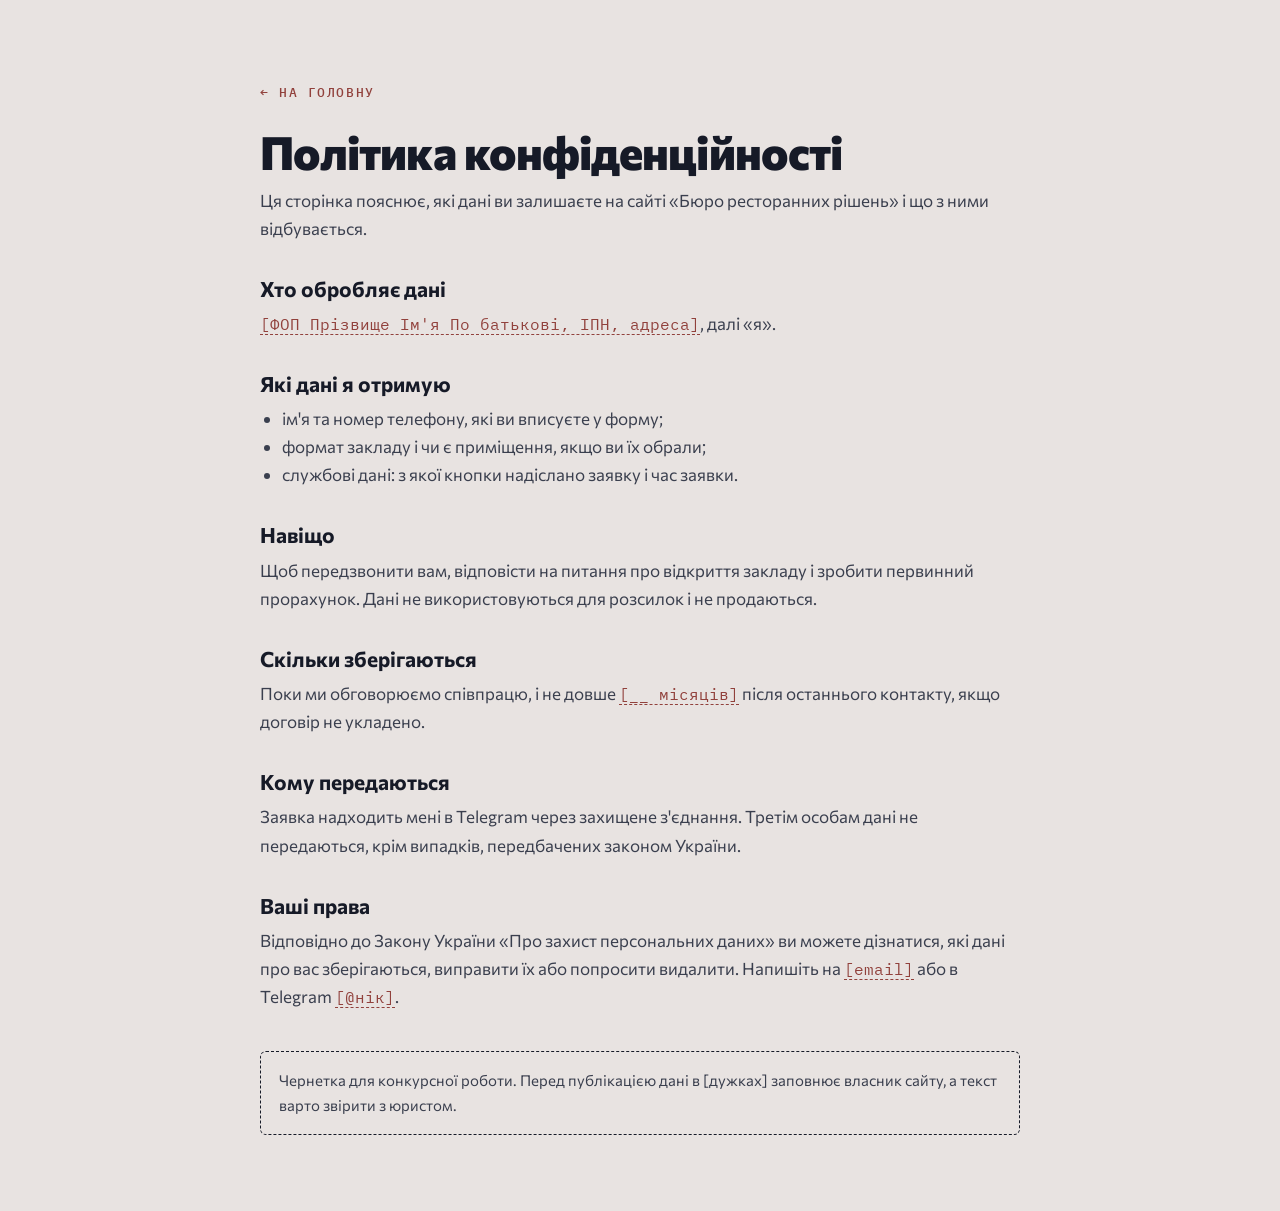
<file: policy.html>
<!doctype html>
<html lang="uk">
<head>
<meta charset="utf-8">
<meta name="viewport" content="width=device-width, initial-scale=1">
<title>Політика конфіденційності | Бюро ресторанних рішень</title>
<meta name="robots" content="noindex">
<link rel="icon" href="favicon.png" type="image/png" sizes="192x192">
<link rel="apple-touch-icon" href="apple-touch-icon.png">
<link rel="preconnect" href="https://fonts.googleapis.com">
<link rel="preconnect" href="https://fonts.gstatic.com" crossorigin>
<link href="https://fonts.googleapis.com/css2?family=Commissioner:wght@400;600;800&family=IBM+Plex+Mono:wght@500&display=swap" rel="stylesheet">
<style>
  *{box-sizing:border-box;margin:0;padding:0}
  body{background:#E8E3E1;color:#161A27;font:17px/1.65 'Commissioner',system-ui,sans-serif;padding:clamp(24px,6vw,80px) 20px}
  main{max-width:760px;margin:0 auto}
  a{color:#91413C}
  .back{font:500 13px/1 'IBM Plex Mono',monospace;letter-spacing:.12em;text-transform:uppercase;text-decoration:none}
  h1{font:800 clamp(30px,4.5vw,46px)/1.08 'Commissioner',sans-serif;letter-spacing:-.02em;margin:22px 0 10px}
  h2{font:700 21px/1.3 'Commissioner',sans-serif;margin:32px 0 8px}
  p,li{color:#3A3F4E}
  ul{padding-left:22px;margin-top:8px}
  .tbd{color:#91413C;font-family:'IBM Plex Mono',monospace;font-size:.92em;border-bottom:1px dashed currentColor}
  .note{margin-top:40px;padding:16px 18px;border:1.5px dashed #161A27;border-radius:6px;font-size:15px}
</style>
</head>
<body>
<main>
  <a class="back" href="index.html">← На головну</a>
  <h1>Політика конфіденційності</h1>
  <p>Ця сторінка пояснює, які дані ви залишаєте на сайті «Бюро ресторанних рішень» і що з ними відбувається.</p>

  <h2>Хто обробляє дані</h2>
  <p><span class="tbd">[ФОП Прізвище Ім'я По батькові, ІПН, адреса]</span>, далі «я».</p>

  <h2>Які дані я отримую</h2>
  <ul>
    <li>ім'я та номер телефону, які ви вписуєте у форму;</li>
    <li>формат закладу і чи є приміщення, якщо ви їх обрали;</li>
    <li>службові дані: з якої кнопки надіслано заявку і час заявки.</li>
  </ul>

  <h2>Навіщо</h2>
  <p>Щоб передзвонити вам, відповісти на питання про відкриття закладу і зробити первинний прорахунок. Дані не використовуються для розсилок і не продаються.</p>

  <h2>Скільки зберігаються</h2>
  <p>Поки ми обговорюємо співпрацю, і не довше <span class="tbd">[__ місяців]</span> після останнього контакту, якщо договір не укладено.</p>

  <h2>Кому передаються</h2>
  <p>Заявка надходить мені в Telegram через захищене з'єднання. Третім особам дані не передаються, крім випадків, передбачених законом України.</p>

  <h2>Ваші права</h2>
  <p>Відповідно до Закону України «Про захист персональних даних» ви можете дізнатися, які дані про вас зберігаються, виправити їх або попросити видалити. Напишіть на <span class="tbd">[email]</span> або в Telegram <span class="tbd">[@нік]</span>.</p>

  <p class="note">Чернетка для конкурсної роботи. Перед публікацією дані в [дужках] заповнює власник сайту, а текст варто звірити з юристом.</p>
</main>
</body>
</html>
</file>
<file: css/style.css>
/* =========================================================
   Бюро ресторанних рішень — лендинг
   Палітра Бюро: #0B0B0C · #202739 · #CBC2C1 · #FACF82 · #91413C
   ========================================================= */

:root{
  --black:#0B0B0C; --navy:#202739; --navy-2:#171C2A; --silver:#CBC2C1; --butter:#FACF82; --brick:#91413C;
  /* тепліше, крок 1 (було: --paper:#E8E3E1; --paper-2:#DAD3D1) */
  --paper:#EFE4D3; --paper-2:#E2D4BF; --ink-dark:#161A27; --ink-dark-soft:#4A4F5E;
  --ink:#EDEBEA; --ink-soft:rgba(237,235,234,.76); --ink-faint:rgba(237,235,234,.54);
  --line:rgba(203,194,193,.26); --line-dark:rgba(22,26,39,.18);
  --sans:'Commissioner',system-ui,-apple-system,'Segoe UI',sans-serif;
  --mono:'IBM Plex Mono',ui-monospace,Consolas,monospace;
  --display:'Unbounded','Commissioner',system-ui,sans-serif;
  --pad:clamp(20px,6vw,88px);
  --ease-out:cubic-bezier(.2,.7,.2,1);
  --ease-back:cubic-bezier(.3,1.5,.5,1);
  --noise:url("data:image/svg+xml,%3Csvg xmlns='http://www.w3.org/2000/svg' width='180' height='180'%3E%3Cfilter id='n'%3E%3CfeTurbulence type='fractalNoise' baseFrequency='.8' numOctaves='3' stitchTiles='stitch'/%3E%3CfeColorMatrix values='0 0 0 0 0  0 0 0 0 0  0 0 0 0 0  0 0 0 .6 0'/%3E%3C/filter%3E%3Crect width='100%25' height='100%25' filter='url(%23n)'/%3E%3C/svg%3E");
}
*{box-sizing:border-box;margin:0;padding:0}
html{scroll-behavior:smooth;-webkit-text-size-adjust:100%;scroll-padding-top:72px}
body{background:var(--black);color:var(--ink);font:16px/1.55 var(--sans);overflow-x:hidden}
img,video{display:block;max-width:100%}
a{color:inherit}
button{font:inherit;color:inherit}
:focus-visible{outline:2px solid var(--butter);outline-offset:3px}
.wrap{max-width:1240px;margin-inline:auto;position:relative;z-index:2}
.tbd{color:var(--butter);font-family:var(--mono);font-size:.92em;border-bottom:1px dashed currentColor;white-space:nowrap}
.sec--paper .tbd,.sec--silver .tbd{color:var(--brick)}

/* ---------- текстури ---------- */
.tex-grain{position:relative;isolation:isolate}
.tex-grain::after{content:"";position:absolute;inset:0;z-index:1;pointer-events:none;background-image:var(--noise);opacity:.09;mix-blend-mode:overlay}
.sec--paper.tex-grain::after,.sec--silver.tex-grain::after{opacity:.22;mix-blend-mode:multiply}
.tex-grid{position:relative;isolation:isolate}
.tex-grid::before{content:"";position:absolute;inset:0;z-index:0;pointer-events:none;
  background-image:linear-gradient(rgba(203,194,193,.06) 1px,transparent 1px),linear-gradient(90deg,rgba(203,194,193,.06) 1px,transparent 1px),linear-gradient(rgba(203,194,193,.1) 1px,transparent 1px),linear-gradient(90deg,rgba(203,194,193,.1) 1px,transparent 1px);
  background-size:28px 28px,28px 28px,140px 140px,140px 140px}
.tex-stripes{background-image:repeating-linear-gradient(135deg,rgba(255,255,255,.045) 0 2px,transparent 2px 14px)}

/* дудл-текстура з власних лінійних іконок сайту (media/tex/doodle-*.svg) */
.tex-doodle{position:relative;isolation:isolate}
.tex-doodle::before{content:"";position:absolute;inset:0;z-index:0;pointer-events:none;background:url("../media/tex/doodle-navy.svg") 0 0/420px auto repeat;opacity:.09}
.tex-doodle>*{position:relative;z-index:1}

/* смуга «Потрібна лише частина?»: масляний фон + цегляний дудл */
.band.band--doodle{background-color:var(--butter)}
.band--doodle::before{content:"";position:absolute;inset:0;background:url("../media/tex/doodle-brick.svg") 0 0/380px auto repeat;opacity:.45;pointer-events:none}
.band--doodle .band__in{position:relative}
.band.band--doodle p{color:var(--ink-dark)}
.band.band--doodle .btn--light{background:var(--ink-dark);color:var(--butter)}

/* справжнє фото кухні фоном, тонованим у цеглу */
.sec--photo{position:relative;isolation:isolate;background:var(--brick)}
.sec--photo::before{content:"";position:absolute;inset:0;z-index:-1;background:url("../media/photos/kitchen-work.jpg") center/cover no-repeat;filter:grayscale(1) contrast(1.1);mix-blend-mode:multiply;opacity:.55}
.sec--photo::after{content:"";position:absolute;inset:0;z-index:-1;background:linear-gradient(180deg,rgba(145,65,60,.35),rgba(110,44,40,.85))}

/* ---------- прогрес прокрутки ---------- */
.progress{position:fixed;inset:0 0 auto 0;height:2px;z-index:60;pointer-events:none}
.progress i{display:block;height:100%;width:100%;background:var(--butter);transform-origin:0 50%;transform:scaleX(0)}

/* ---------- кнопки ---------- */
.btn{display:inline-flex;align-items:center;justify-content:center;gap:10px;text-decoration:none;font:600 16px/1.2 var(--sans);border-radius:6px;padding:16px 28px;transition:filter .2s,background .2s,color .2s,transform .25s var(--ease-out);cursor:pointer;white-space:nowrap;border:0;position:relative}
.btn--primary{background:var(--butter);color:var(--black)}
.btn--primary:hover{filter:brightness(1.08)}
.btn--ghost{border:1px solid rgba(250,207,130,.55);color:var(--butter);padding:10px 18px;font-size:15px;font-weight:500;background:transparent}
.btn--ghost:hover{background:rgba(250,207,130,.1)}
.btn--dark{background:var(--navy);color:var(--ink)}
.btn--dark:hover{background:#2B3450}
.btn--light{background:var(--paper);color:var(--ink-dark)}
.btn--light:hover{background:#fff}
.btn--block{width:100%}
.eyebrow{font:500 12px/1.4 var(--mono);letter-spacing:.16em;text-transform:uppercase;color:var(--butter)}
.eyebrow--dark{color:var(--brick)}
.eyebrow--light{color:var(--butter)}

/* ---------- меню ---------- */
.nav{position:fixed;inset:0 0 auto 0;z-index:50;display:flex;align-items:center;gap:24px;padding:18px var(--pad);transition:background .3s,padding .3s,border-color .3s;border-bottom:1px solid transparent}
.nav.is-stuck,.nav.is-open{background:rgba(11,11,12,.88);-webkit-backdrop-filter:blur(10px);backdrop-filter:blur(10px);border-bottom-color:rgba(203,194,193,.12)}
.nav.is-stuck{padding-block:11px}
.nav__logo{display:flex;align-items:center;gap:12px;text-decoration:none;margin-right:auto;color:var(--ink)}
.nav__mark{width:auto;height:48px;flex:none}
.nav__brand{display:block;height:52px;width:auto;aspect-ratio:640/160;overflow:visible;transition:height .3s}
.nav.is-stuck .nav__brand{height:44px}
.footer .nav__brand{height:60px}
.nav.is-stuck .nav__mark{height:40px}
/* логотип: клош + «БЮРО» широким жирним + «ресторанних рішень» легким рядком під ним */
.nav__logo>span{display:grid;justify-items:start}
.nav__logo b{display:block;font:800 25px/1 var(--display);text-transform:uppercase;letter-spacing:.07em;color:#fff}
.nav__logo small{display:block;font:400 14.5px/1 var(--sans);letter-spacing:.01em;color:var(--ink);margin-top:5px;white-space:nowrap}
.nav__menu{display:flex;align-items:center;gap:22px}
.nav__links{display:flex;gap:22px;list-style:none}
.nav__links a{text-decoration:none;color:var(--ink-soft);font-size:15px;padding:6px 0;position:relative}
.nav__links a::after{content:"";position:absolute;left:0;right:0;bottom:0;height:1px;background:var(--butter);transform:scaleX(0);transform-origin:0 50%;transition:transform .3s var(--ease-out)}
.nav__links a:hover{color:var(--ink)}
.nav__links a:hover::after,.nav__links a.is-here::after{transform:scaleX(1)}
.nav__links a.is-here{color:var(--ink)}
.nav__tel{text-decoration:none;font-weight:500;font-size:15px;white-space:nowrap}
.nav__tg{display:grid;place-items:center;width:38px;height:38px;border-radius:50%;border:1px solid var(--line);color:var(--ink);transition:background .2s,color .2s}
.nav__tg:hover{background:var(--butter);color:var(--black)}
.nav__burger{display:none;width:44px;height:44px;border:1px solid var(--line);border-radius:6px;background:transparent;cursor:pointer;flex-direction:column;align-items:center;justify-content:center;gap:5px}
.nav__burger span{width:20px;height:1.5px;background:var(--ink);transition:transform .25s,opacity .25s}
.nav.is-open .nav__burger span:nth-child(1){transform:translateY(6.5px) rotate(45deg)}
.nav.is-open .nav__burger span:nth-child(2){opacity:0}
.nav.is-open .nav__burger span:nth-child(3){transform:translateY(-6.5px) rotate(-45deg)}

/* ---------- 1. перший екран ---------- */
.hero{position:relative;height:100vh;height:100svh;min-height:600px;overflow:hidden;isolation:isolate;background:var(--navy)}
.hero__video,.hero__final{position:absolute;inset:0;width:100%;height:100%;object-fit:cover}
.hero__video{z-index:0}
.hero__final{z-index:1;opacity:0;transition:opacity .7s ease}
.hero__final.is-on{opacity:1}
.hero__grade{position:absolute;inset:0;z-index:1;pointer-events:none;background:var(--navy);mix-blend-mode:color;opacity:.12}
.hero__dima{position:absolute;left:50%;top:11vh;height:68vh;width:auto;max-width:none;transform:translateX(-50%);z-index:3;pointer-events:none;filter:drop-shadow(0 0 40px rgba(250,207,130,.12))}
.hero__shade{position:absolute;inset:0;z-index:4;pointer-events:none;background:linear-gradient(180deg,rgba(11,11,12,.6) 0,rgba(11,11,12,0) 17%,rgba(11,11,12,0) 52%,rgba(11,11,12,.86) 71%,var(--black) 100%)}
.hero__copy{position:absolute;left:50%;bottom:5vh;transform:translateX(-50%);width:min(960px,90vw);text-align:center;z-index:5}
.hero h1{font:700 clamp(26px,min(3.3vw,5.6vh),50px)/1.1 var(--sans);letter-spacing:-.01em;color:#F5F3F1;text-wrap:balance}
.hero h1 span{display:block;color:var(--butter)}

/* ДЕМО: варіанти шрифту заголовка першого екрану (--hs підганяє розмір під ширину шрифту) */
.hero h1{font-size:calc(var(--hs,1) * clamp(26px,min(3.3vw,5.6vh),50px))}
body[data-hfont="unbounded"] .hero h1{font-size:clamp(30px,min(3.9vw,6.6vh),58px);font-family:'Unbounded',sans-serif;font-weight:700;letter-spacing:-.025em;line-height:1.08}
body[data-hfont="unbounded"] .hero__copy{width:min(1180px,94vw)}
body[data-hfont="unbounded"] .stat b{font-family:'Unbounded',sans-serif;font-size:21px}
.hero__copy p{margin:clamp(8px,1.6vh,14px) auto 0;max-width:620px;color:var(--ink-soft);font-size:clamp(15px,min(1.2vw,2.2vh),18px)}
.hero__btns{display:flex;flex-wrap:wrap;justify-content:center;gap:12px;margin-top:clamp(12px,2.4vh,22px)}
.btn--outline{background:rgba(11,11,12,.35);color:var(--ink);border:1px solid rgba(237,235,234,.45);-webkit-backdrop-filter:blur(4px);backdrop-filter:blur(4px)}
.btn--outline:hover{border-color:var(--butter);color:var(--butter)}
.hero__stats{list-style:none}
.stat{position:absolute;z-index:2;min-width:150px;padding:12px 16px 13px;background:linear-gradient(135deg,rgba(255,255,255,.16),rgba(255,255,255,.04) 45%,rgba(32,39,57,.22));border:1px solid rgba(255,255,255,.22);border-radius:12px;box-shadow:inset 0 1px 0 rgba(255,255,255,.28),inset 0 -1px 0 rgba(0,0,0,.18),0 18px 40px -18px rgba(0,0,0,.6);-webkit-backdrop-filter:blur(14px) saturate(1.5);backdrop-filter:blur(14px) saturate(1.5);opacity:0;transform:translateY(12px);transition:opacity .7s ease,transform .7s ease}
.stat b{display:block;font:700 26px/1.1 var(--sans);color:var(--butter)}
.stat span{display:block;font:500 11px/1.3 var(--mono);letter-spacing:.1em;text-transform:uppercase;color:var(--silver);margin-top:5px}
.stat--rows p{display:flex;align-items:baseline;gap:7px;margin:0}
.stat--rows p+p{margin-top:4px}

.stat--rows span{margin-top:0}
.stat::after{content:"";position:absolute;top:50%;width:44px;height:1px;background:rgba(203,194,193,.5)}
.stat::before{content:"";position:absolute;top:calc(50% - 2.5px);width:6px;height:6px;border-radius:50%;background:var(--butter)}
.stat--l1::after,.stat--l2::after{left:100%}
.stat--l1::before,.stat--l2::before{left:calc(100% + 42px)}
.stat--r1::after,.stat--r2::after{right:100%}
.stat--r1::before,.stat--r2::before{right:calc(100% + 42px)}
.stat--l1{right:calc(50% + min(19vw,270px));top:27vh}
.stat--r1{left:calc(50% + min(19vw,270px));top:31vh}
.stat--l2{right:calc(50% + min(22vw,310px));top:44vh}
.stat--r2{left:calc(50% + min(22vw,310px));top:48vh}
.hero.is-built .stat{opacity:1;transform:none}
.hero.is-built .stat--r1{transition-delay:.15s}
.hero.is-built .stat--l2{transition-delay:.3s}
.hero.is-built .stat--r2{transition-delay:.45s}

/* картка «Вже відкриті»: справжні заклади Діми, фото змінюються самі */
.opened{position:absolute;left:var(--pad);bottom:clamp(20px,4vh,40px);z-index:4;display:flex;align-items:center;gap:13px;width:clamp(240px,20vw,300px);padding:10px 16px 10px 10px;text-decoration:none;color:var(--ink);background:linear-gradient(135deg,rgba(255,255,255,.16),rgba(255,255,255,.04) 45%,rgba(32,39,57,.22));border:1px solid rgba(255,255,255,.22);border-radius:14px;box-shadow:inset 0 1px 0 rgba(255,255,255,.28),0 18px 40px -18px rgba(0,0,0,.6);-webkit-backdrop-filter:blur(14px) saturate(1.5);backdrop-filter:blur(14px) saturate(1.5);opacity:0;transform:translateY(12px);transition:opacity .7s var(--ease-out) .6s,transform .7s var(--ease-out) .6s,border-color .25s}
.hero.is-built .opened{opacity:1;transform:none}
.opened:hover{border-color:rgba(250,207,130,.6)}
.opened__pics{position:relative;flex:none;width:76px;height:76px;border-radius:9px;overflow:hidden;background:#151a26}
.opened__pics img{position:absolute;inset:0;width:100%;height:100%;object-fit:cover;opacity:0;transform:scale(1.06);transition:opacity .9s ease,transform 4s linear}
.opened__pics img.is-on{opacity:1;transform:scale(1)}
.opened__text{display:grid;min-width:0;flex:1}
.opened__label{font-size:12px;color:var(--ink-faint);margin-bottom:3px}
.opened__item{grid-area:2 / 1;display:grid;opacity:0;transform:translateY(6px);transition:opacity .5s ease,transform .5s var(--ease-out)}
.opened__item.is-on{opacity:1;transform:none}
.opened__item b{font:700 15.5px/1.2 var(--sans);color:#fff;white-space:nowrap;overflow:hidden;text-overflow:ellipsis}
.opened__item small{font-size:12.5px;line-height:1.3;color:var(--ink-soft);margin-top:2px}
.opened__dots{grid-area:3 / 1;display:flex;gap:5px;margin-top:8px}
.opened__dots i{width:14px;height:3px;border-radius:2px;background:rgba(255,255,255,.25);transition:background .3s,width .3s}
.opened__dots i.is-on{width:22px;background:var(--butter)}
/* кнопки зв'язку в правому нижньому куті першого екрана — пара до картки «Вже відкриті» */
.hero-contact{position:absolute;right:var(--pad);bottom:clamp(20px,4vh,40px);z-index:4;display:grid;gap:8px;width:clamp(220px,18vw,260px);padding:12px;background:linear-gradient(135deg,rgba(255,255,255,.16),rgba(255,255,255,.04) 45%,rgba(32,39,57,.22));border:1px solid rgba(255,255,255,.22);border-radius:14px;box-shadow:inset 0 1px 0 rgba(255,255,255,.28),0 18px 40px -18px rgba(0,0,0,.6);-webkit-backdrop-filter:blur(14px) saturate(1.5);backdrop-filter:blur(14px) saturate(1.5);opacity:0;transform:translateY(12px);transition:opacity .7s var(--ease-out) .75s,transform .7s var(--ease-out) .75s}
.hero.is-built .hero-contact{opacity:1;transform:none}
.hero-contact__lbl{font:500 13px/1.2 var(--sans);color:rgba(255,255,255,.62);padding:0 2px 2px}
.hero-contact__btn{display:flex;align-items:center;gap:10px;height:44px;padding:0 14px;border:0;border-radius:10px;cursor:pointer;text-decoration:none;font:600 14.5px/1 var(--sans);transition:filter .2s,transform .2s}
.hero-contact__btn:hover,.hero-contact__btn:focus-visible{filter:brightness(1.08);transform:translateY(-1px)}
.hero-contact__btn--call{background:var(--brick);color:#FBF3EE}
.hero-contact__btn--tg{background:var(--butter);color:var(--black)}
@media (max-width:1200px){.opened,.hero-contact{display:none}}
@media (prefers-reduced-motion:reduce){.hero-contact{opacity:1;transform:none;transition:none}}

/* ---------- біжучий рядок ---------- */
.ticker{background:var(--butter);color:var(--black);overflow:hidden;border-block:1px solid #000;position:relative;z-index:3}
.ticker__track{display:flex;width:max-content;animation:marquee 38s linear infinite}
.ticker span{font:600 15px/1 var(--mono);letter-spacing:.12em;text-transform:uppercase;padding:15px 0;display:flex;align-items:center;white-space:nowrap}
.ticker span::after{content:"";width:7px;height:7px;background:var(--brick);margin:0 26px;transform:rotate(45deg)}
@keyframes marquee{to{transform:translateX(-50%)}}

/* ---------- загальна секція ---------- */
.sec{position:relative;padding:clamp(80px,12vh,140px) var(--pad);overflow:hidden}
.sec--paper{background:var(--paper);color:var(--ink-dark)}
.sec--silver{background:#D9CBB8;color:var(--ink-dark)} /* було var(--silver) */
.sec--navy{background:var(--navy)}
.sec--black{background:var(--black)}
.sec--brick{background-color:var(--brick)}
.sec__head{max-width:780px;margin-bottom:clamp(36px,6vh,64px)}
.sec h2,.steps h2{font:700 clamp(26px,3.6vw,50px)/1.14 var(--display);letter-spacing:-.02em;margin-top:0;text-wrap:balance}
.sec__lead{color:var(--ink-soft);margin-top:18px;font-size:clamp(16px,1.3vw,19px);max-width:640px}
.sec__lead--dark{color:var(--ink-dark-soft)}
.sec__lead--light{color:rgba(251,243,238,.84)}

/* розбиття заголовків на слова */
[data-split] .w{display:inline-block;overflow:hidden;vertical-align:top;padding-bottom:.08em;margin-bottom:-.08em}
[data-split] .w>span{display:inline-block;transform:translateY(105%);transition:transform .9s var(--ease-out);transition-delay:calc(var(--i) * 55ms)}
[data-split].is-in .w>span{transform:none}

/* поява */
[data-reveal]{opacity:0;transform:translateY(28px);transition:opacity .8s var(--ease-out),transform .8s var(--ease-out);transition-delay:calc(var(--d,0) * 110ms)}
[data-reveal].is-in{opacity:1;transform:none}
[data-reveal="paper"]{transform:translateY(60px) rotate(-1.2deg)}
[data-reveal="paper"].is-in{transform:none}

/* лінії, що креслять себе */
.draw path{fill:none;stroke:currentColor;stroke-width:2;stroke-linecap:round;stroke-linejoin:round;stroke-dasharray:1;stroke-dashoffset:1;transition:stroke-dashoffset 1.6s var(--ease-out) .25s}
.is-in .draw path,.draw.is-in path{stroke-dashoffset:0}

/* ---------- 2. кому: стрічки іконок страв за картками ---------- */
.iconbelt{position:absolute;left:0;right:0;top:clamp(220px,30vh,320px);z-index:0;display:grid;gap:clamp(28px,5vh,56px);pointer-events:none;
  -webkit-mask-image:linear-gradient(90deg,transparent,#000 12%,#000 88%,transparent);mask-image:linear-gradient(90deg,transparent,#000 12%,#000 88%,transparent)}
.iconbelt__track{display:flex;gap:clamp(44px,6vw,90px);width:max-content;animation:marquee 70s linear infinite;color:var(--brick);opacity:.3}
.iconbelt__track--rev{animation-direction:reverse;animation-duration:85s;opacity:.2;margin-left:-60px}
.iconbelt svg{width:clamp(64px,7vw,96px);height:auto;flex:none}
.iconbelt path{fill:none;stroke:currentColor;stroke-width:1.6;stroke-linecap:round;stroke-linejoin:round}
/* теплий фон блоку «Кому» і скляні картки, крізь які видно іконки, що пливуть */
#komu{background:linear-gradient(180deg,#F4E4C9 0%,#EFD7B3 100%)}
#komu.tex-grain::after{opacity:.12}
.who__card{background:linear-gradient(150deg,rgba(255,255,255,.58),rgba(255,247,233,.22))!important;border:1px solid rgba(255,255,255,.75)!important;box-shadow:inset 0 1px 0 rgba(255,255,255,.9),inset 0 -1px 0 rgba(145,65,60,.08),0 22px 44px -26px rgba(110,62,30,.45);-webkit-backdrop-filter:blur(3px) saturate(1.4);backdrop-filter:blur(3px) saturate(1.4)}

/* ---------- 2. кому ---------- */
.who{display:grid;grid-template-columns:repeat(4,minmax(0,1fr));gap:18px;perspective:1100px}
.who__card{position:relative;background:#F4F1F0;border:1px solid var(--line-dark);border-radius:8px;padding:26px 24px 28px;transform-style:preserve-3d;transition:opacity .8s var(--ease-out),transform .8s var(--ease-out),box-shadow .3s;--rx:0deg;--ry:0deg;--gx:50%;--gy:50%}
.who__card.is-in{transform:rotateX(var(--rx)) rotateY(var(--ry))}
.who__card::after{content:"";position:absolute;inset:0;border-radius:inherit;pointer-events:none;background:radial-gradient(circle at var(--gx) var(--gy),rgba(250,207,130,.35),transparent 55%);opacity:0;transition:opacity .3s}
.who__card:hover{box-shadow:0 26px 50px -24px rgba(22,26,39,.45)}
.who__card:hover::after{opacity:1}
.who__n{position:absolute;right:20px;top:16px;font:600 13px/1 var(--mono);color:var(--brick);letter-spacing:.08em}
.who__ico{width:52px;height:52px;color:var(--navy);margin-bottom:18px}
.who__card h3{font:700 19px/1.25 var(--sans);letter-spacing:-.01em}
.who__card p{color:var(--ink-dark-soft);margin-top:12px;font-size:15.5px}
.formats{margin-top:clamp(48px,7vh,72px)}
.formats__title{font:700 clamp(20px,1.8vw,24px)/1.2 var(--display);letter-spacing:-.01em;color:var(--ink-dark)}
.formats__list{display:flex;flex-wrap:wrap;gap:10px;list-style:none;margin-top:18px}
.formats__list li{font:600 clamp(16px,1.6vw,22px)/1 var(--sans);padding:12px 18px;border:1.5px solid var(--ink-dark);border-radius:999px;transition:background .25s,color .25s,transform .25s var(--ease-back);cursor:default}
.formats__list li:hover{background:var(--ink-dark);color:var(--butter);transform:translateY(-3px) rotate(-2deg)}
.formats__list .is-own{background:var(--butter);border-color:var(--butter)}
.formats.is-in li{animation:pop .5s var(--ease-back) both;animation-delay:calc(var(--k) * 45ms)}
@keyframes pop{from{opacity:0;transform:scale(.6)}}
.cta-row{display:flex;align-items:center;justify-content:space-between;gap:24px;margin-top:clamp(40px,6vh,64px);padding:24px 28px;border:1.5px dashed var(--ink-dark);border-radius:8px}
.cta-row p{font-size:clamp(16px,1.3vw,19px);font-weight:500;max-width:620px}
.cta-row--dark{border-color:var(--line);margin-top:48px}

/* ---------- мітки-чипи (етапи) ---------- */
.chips{display:flex;flex-wrap:wrap;gap:8px;list-style:none;margin-top:16px}
.chips li{font:500 13px/1 var(--mono);padding:8px 11px;border:1px solid rgba(203,194,193,.35);border-radius:4px;color:var(--silver)}

/* смуга окремих послуг */
.band{background-color:var(--brick);padding:30px var(--pad);position:relative;overflow:hidden}
.band__in{display:flex;align-items:center;justify-content:space-between;gap:24px}
.band p{font:600 clamp(17px,1.5vw,22px)/1.35 var(--sans);color:#FBF3EE;max-width:760px}

/* ---------- 4а. етапи з відео ---------- */
.steps{position:relative;padding:clamp(80px,12vh,140px) var(--pad) clamp(60px,9vh,110px);background:var(--black)}
.steps__head{max-width:760px;margin-bottom:clamp(32px,6vh,64px);position:relative;z-index:2}
.steps__head p:last-child{color:var(--ink-soft);margin-top:14px;font-size:clamp(16px,1.25vw,18px)}
.steps__grid{display:grid;grid-template-columns:minmax(0,1.3fr) minmax(0,1fr);gap:clamp(28px,6vw,96px);align-items:start;position:relative;z-index:2}
.steps__media{position:sticky;top:max(90px,calc(50vh - 14.5vw))}
.steps__frame{position:relative;aspect-ratio:16/9;border:1px solid var(--line);border-radius:10px;overflow:hidden;background:#11141D}
.steps__video{width:100%;height:100%;object-fit:cover}
.steps__corner{position:absolute;width:22px;height:22px;border-color:var(--butter);border-style:solid;pointer-events:none}
.steps__corner--tl{left:10px;top:10px;border-width:2px 0 0 2px}
.steps__corner--br{right:10px;bottom:10px;border-width:0 2px 2px 0}
.steps__progress{display:flex;align-items:center;gap:16px;margin-top:14px}
.steps__count{font:500 13px/1 var(--mono);color:var(--ink-faint);letter-spacing:.08em;white-space:nowrap}
.steps__count b{color:var(--butter);font-weight:500}
.steps__bar{display:flex;gap:6px;flex:1}
.steps__bar i{flex:1;height:2px;background:rgba(203,194,193,.22);transition:background .4s}
.steps__bar i.is-on{background:var(--butter)}
.steps__list{list-style:none;padding-bottom:12vh}
.step{min-height:62vh;display:flex;flex-direction:column;justify-content:center;padding:20px 0;opacity:.28;transition:opacity .45s,transform .45s var(--ease-out);transform:translateX(12px)}
.step.is-active{opacity:1;transform:none}
.step__n{font:500 14px/1 var(--mono);color:var(--butter);letter-spacing:.1em}
.step h3{font:700 clamp(22px,2.2vw,32px)/1.15 var(--sans);margin-top:12px}
.step p{color:var(--ink-soft);margin-top:12px;max-width:480px}
.step .chips{margin-top:16px;max-width:480px}
.step .step__res{margin-top:16px;color:var(--ink);font-size:clamp(16px,1.2vw,18px);padding-left:16px;border-left:2px solid var(--butter)}
.step .step__note{font-size:14px;color:var(--ink-faint);margin-top:10px}
.step .step__out{font:500 12px/1.5 var(--mono);letter-spacing:.06em;text-transform:uppercase;color:var(--silver);border-top:1px solid var(--line);padding-top:12px;margin-top:18px}

/* ---------- 3Б. відео на весь екран, етапи поверх ---------- */
.reel{background:var(--black);position:relative}
.reel__head{padding:clamp(80px,12vh,140px) var(--pad) clamp(44px,7vh,72px);max-width:calc(780px + 2 * var(--pad))}
.reel h2{font:700 clamp(26px,3.6vw,50px)/1.14 var(--display);letter-spacing:-.02em;margin-top:0;text-wrap:balance}
.reel__head>p{color:var(--ink-soft);margin-top:16px;font-size:clamp(16px,1.3vw,19px);max-width:640px}
.reel__head{max-width:none!important}
.reel__head h2{max-width:780px}
/* шапка «техкарти запуску» над відео етапів */
.reel__doc{display:grid;grid-template-columns:repeat(4,minmax(0,auto));justify-content:start;margin-top:clamp(26px,4vh,40px);border:1px solid rgba(250,207,130,.35);border-radius:6px;max-width:980px;position:relative}
.reel__doc::before{content:"";position:absolute;inset:4px;border:1px dashed rgba(250,207,130,.18);border-radius:3px;pointer-events:none}
.reel__doc>div{padding:16px 22px;border-left:1px solid rgba(250,207,130,.22)}
.reel__doc>div:first-child{border-left:0}
.reel__doc dt{font-size:13px;color:var(--ink-faint)}
.reel__doc dd{margin-top:6px;font:600 clamp(15px,1.2vw,18px)/1.25 var(--display);color:var(--ink);letter-spacing:-.01em}
.reel__doc>div:first-child dd{color:var(--butter)}
.reel__cta{margin-top:16px}
.reel__track{position:relative;height:calc(100vh + 6 * 80vh)}
.reel__stage{position:sticky;top:0;height:100vh;height:100svh;overflow:hidden;background:#0F151A}
/* чіткі кадри поверх відео на зупинках: та сама геометрія й маска, що й у відео */
.reel__stills{position:absolute;inset:0;pointer-events:none}
.reel__stills picture{display:contents}
.reel__still{position:absolute;left:50%;top:50%;transform:translate(-50%,-50%);width:min(100%,1360px,calc(100svh * 16 / 9));height:auto;aspect-ratio:16/9;object-fit:cover;opacity:0;transition:opacity .45s ease;-webkit-mask-image:linear-gradient(90deg,transparent 0,#000 14%,#000 86%,transparent 100%),linear-gradient(180deg,transparent 0,#000 12%,#000 88%,transparent 100%);-webkit-mask-composite:source-in;mask-image:linear-gradient(90deg,transparent 0,#000 14%,#000 86%,transparent 100%),linear-gradient(180deg,transparent 0,#000 12%,#000 88%,transparent 100%);mask-composite:intersect}
.reel__still.is-on{opacity:1}
/* відео етапів не розтягуємо: максимум 1360px (природний розмір 1280), краї розчиняються в тлі */
.reel__video{position:absolute;left:50%;top:50%;transform:translate(-50%,-50%);width:min(100%,1360px,calc(100svh * 16 / 9));height:auto;aspect-ratio:16/9;object-fit:contain;-webkit-mask-image:linear-gradient(90deg,transparent 0,#000 14%,#000 86%,transparent 100%),linear-gradient(180deg,transparent 0,#000 12%,#000 88%,transparent 100%);-webkit-mask-composite:source-in;mask-image:linear-gradient(90deg,transparent 0,#000 14%,#000 86%,transparent 100%),linear-gradient(180deg,transparent 0,#000 12%,#000 88%,transparent 100%);mask-composite:intersect}
.reel__shade{position:absolute;inset:0;pointer-events:none;background:
  linear-gradient(90deg,rgba(11,11,12,.82) 0,rgba(11,11,12,.5) 30%,rgba(11,11,12,0) 58%),
  linear-gradient(0deg,rgba(11,11,12,.75) 0,rgba(11,11,12,0) 38%),
  linear-gradient(180deg,rgba(11,11,12,.55) 0,rgba(11,11,12,0) 16%)}
.reel__cards{position:absolute;left:var(--pad);bottom:clamp(64px,11vh,120px);width:min(540px,calc(100vw - 2 * var(--pad)));display:grid;align-items:end}
.reel__card{grid-area:1 / 1;padding:26px 28px 24px;border-radius:10px;background:rgba(14,17,32,.62);-webkit-backdrop-filter:blur(12px) saturate(1.2);backdrop-filter:blur(12px) saturate(1.2);border:1px solid rgba(203,194,193,.2);border-left:3px solid var(--butter);box-shadow:0 30px 60px -30px rgba(0,0,0,.8),0 0 60px -20px rgba(250,207,130,.18);opacity:0;transform:translateY(46px);transition:opacity .55s ease,transform .75s var(--ease-out);pointer-events:none}
.reel__card.is-past{transform:translateY(-46px)}
.reel__card.is-active{opacity:1;transform:none;pointer-events:auto}
.reel__n{display:flex;align-items:baseline;gap:4px;font:700 clamp(40px,3.8vw,56px)/.9 var(--display);color:var(--butter);letter-spacing:-.03em}
.reel__n small{font:600 16px/1 var(--display);color:var(--ink-faint);letter-spacing:0}
.reel__card h3{font:700 clamp(23px,2.3vw,32px)/1.12 var(--sans);letter-spacing:-.015em;margin-top:12px;text-shadow:0 2px 18px rgba(0,0,0,.6)}
.reel__card p{color:var(--ink-soft);margin-top:10px}
.reel__card .chips{margin-top:14px}
.reel__card .chips li{background:rgba(11,11,12,.35);opacity:0;transform:translateY(8px);transition:opacity .4s,transform .4s var(--ease-out)}
.reel__card.is-active .chips li{opacity:1;transform:none}
.reel__card.is-active .chips li:nth-child(1){transition-delay:.15s}
.reel__card.is-active .chips li:nth-child(2){transition-delay:.22s}
.reel__card.is-active .chips li:nth-child(3){transition-delay:.29s}
.reel__card.is-active .chips li:nth-child(4){transition-delay:.36s}
.reel__card.is-active .chips li:nth-child(5){transition-delay:.43s}
.reel__res{color:var(--ink)!important;font-size:clamp(16px,1.2vw,18px);padding-left:14px;border-left:2px solid var(--butter);margin-top:14px!important}
.reel__note{font-size:14px;color:var(--ink-faint)!important}
.reel__out{font:500 12px/1.5 var(--mono);letter-spacing:.06em;text-transform:uppercase;color:var(--silver)!important;border-top:1px solid var(--line);padding-top:12px;margin-top:16px!important}
.reel__nav{position:absolute;right:var(--pad);top:50%;transform:translateY(-50%);list-style:none;display:grid;gap:4px;counter-reset:rn}
.reel__nav li{counter-increment:rn}
.reel__nav button{display:flex;align-items:center;gap:12px;margin-left:auto;background:transparent;border:0;cursor:pointer;padding:7px 0;font:500 12px/1 var(--mono);letter-spacing:.12em;text-transform:uppercase;color:rgba(237,235,234,.45);transition:color .3s}
.reel__nav button::before{content:"0" counter(rn);color:inherit}
.reel__nav button::after{content:"";width:18px;height:1.5px;background:currentColor;transition:width .4s var(--ease-out)}
.reel__nav button:hover{color:var(--ink)}
.reel__nav li.is-active button{color:var(--butter)}
.reel__nav li.is-active button::after{width:44px}
.reel__nav li.is-done button{color:rgba(237,235,234,.75)}
.reel__count{position:absolute;right:var(--pad);bottom:28px;font:500 13px/1 var(--mono);letter-spacing:.08em;color:var(--ink-faint)}
.reel__count b{color:var(--butter);font-weight:500}
.reel__hint{position:absolute;left:50%;bottom:26px;transform:translateX(-50%);font:500 11px/1 var(--mono);letter-spacing:.16em;text-transform:uppercase;color:var(--ink-faint);transition:opacity .4s}
.reel__bar{position:absolute;left:0;right:0;bottom:0;height:3px;background:rgba(203,194,193,.15)}
.reel__bar i{display:block;height:100%;background:var(--butter);transform-origin:0 50%;transform:scaleX(0)}

/* перемикач «приміщення є / шукаю»: міняє лише тексти карток, відео одне */
.reel[data-premises="yes"] [data-p="no"],.reel[data-premises="no"] [data-p="yes"]{display:none!important}
.reel__switch{position:absolute;left:var(--pad);top:clamp(84px,12vh,120px);z-index:3;display:grid;grid-template-columns:1fr 1fr;padding:4px;border-radius:999px;background:rgba(14,17,32,.7);border:1px solid rgba(203,194,193,.25);-webkit-backdrop-filter:blur(10px);backdrop-filter:blur(10px)}
.reel__switch button{position:relative;z-index:1;border:0;background:transparent;cursor:pointer;padding:11px 20px;border-radius:999px;font:600 15px/1 var(--sans);color:var(--ink-soft);white-space:nowrap;transition:color .3s}
.reel__switch button[aria-checked="true"]{color:var(--black)}
.reel__switch i{position:absolute;top:4px;bottom:4px;left:4px;width:calc(50% - 4px);border-radius:999px;background:var(--butter);transition:transform .4s var(--ease-out)}
.reel[data-premises="no"] .reel__switch i{transform:translateX(100%)}
.reel__switch button:focus-visible{outline:2px solid var(--butter);outline-offset:2px}
.reel__card.is-swap{animation:cardswap .45s var(--ease-out)}
@keyframes cardswap{0%{opacity:.4;transform:translateY(8px)}}

/* ---------- 4б. техкарта ---------- */
.card-doc{position:relative;background:#F6F3F2;color:var(--ink-dark);border-radius:4px;padding:clamp(28px,4vw,56px);box-shadow:0 40px 80px -40px rgba(22,26,39,.55),0 2px 0 rgba(22,26,39,.08);background-image:linear-gradient(rgba(22,26,39,.045) 1px,transparent 1px);background-size:100% 30px}
.card-doc::before,.card-doc::after{content:"";position:absolute;left:0;right:0;height:12px;background:conic-gradient(from -45deg at bottom,#F6F3F2 90deg,transparent 0) 0 0/22px 12px repeat-x}
.card-doc::before{top:-11px}
.card-doc::after{bottom:-11px;transform:rotate(180deg)}
.doc-head{display:grid;grid-template-columns:repeat(4,minmax(0,1fr));border:1.5px solid var(--ink-dark)}
.doc-head div{padding:12px 16px;border-right:1px solid var(--ink-dark)}
.doc-head div:last-child{border-right:0}
.doc-head span{display:block;font:500 11px/1.2 var(--mono);letter-spacing:.12em;text-transform:uppercase;color:var(--ink-dark-soft)}
.doc-head b{display:block;font:700 18px/1.3 var(--sans);margin-top:4px}
.doc-sub{font:600 13px/1 var(--mono);letter-spacing:.16em;text-transform:uppercase;color:var(--brick);margin:40px 0 18px}
.pre{list-style:none;display:grid;grid-template-columns:repeat(4,minmax(0,1fr));gap:0;counter-reset:pre;position:relative}
.pre::before{content:"";position:absolute;left:0;right:0;top:15px;height:1.5px;background:var(--ink-dark);transform:scaleX(0);transform-origin:0 50%;transition:transform 1.4s var(--ease-out) .2s}
.card-doc.is-in .pre::before{transform:none}
.pre li{counter-increment:pre;padding-right:22px;position:relative}
.pre li::before{content:counter(pre);display:grid;place-items:center;width:32px;height:32px;border-radius:50%;background:var(--butter);border:1.5px solid var(--ink-dark);font:600 14px/1 var(--mono);position:relative;margin-bottom:14px}
.pre b{display:block;font:700 18px/1.2 var(--sans)}
.pre span{display:block;color:var(--ink-dark-soft);font-size:15px;margin-top:8px}
.phases{border:1.5px solid var(--ink-dark);font-size:15px}
.phases__row{display:grid;grid-template-columns:1.1fr 2fr 1.6fr .8fr;border-top:1px solid var(--line-dark)}
.phases__row>span{padding:14px 16px;border-right:1px solid var(--line-dark)}
.phases__row>span:last-child{border-right:0}
.phases__row--head{border-top:0;background:var(--ink-dark);color:var(--paper)}
.phases__row--head span{font:500 12px/1.2 var(--mono);letter-spacing:.12em;text-transform:uppercase;border-color:rgba(232,227,225,.2)}
.ph-name{font-weight:700}
.ph-term{font:600 15px/1.3 var(--mono);color:var(--brick)}
.ph-term--merged{grid-row:span 3}
.phases__row:not(.phases__row--head){opacity:0;transform:translateX(-14px);transition:opacity .5s,transform .5s var(--ease-out);transition-delay:calc(.4s + var(--r) * 160ms)}
.card-doc.is-in .phases__row{opacity:1;transform:none}
.tabs{margin-top:40px}
.tabs__bar{position:relative;display:inline-flex;border:1.5px solid var(--ink-dark);border-radius:999px;padding:4px;gap:4px}
.tabs__bar button{position:relative;z-index:1;border:0;background:transparent;padding:10px 18px;border-radius:999px;font-weight:600;cursor:pointer;transition:color .3s}
.tabs__bar button[aria-selected="true"]{color:var(--butter)}
.tabs__ink{position:absolute;z-index:0;top:4px;bottom:4px;left:4px;width:0;border-radius:999px;background:var(--ink-dark);transition:transform .45s var(--ease-out),width .45s var(--ease-out)}
.tabs__panel{margin-top:16px;font-size:17px;max-width:720px;animation:fadeup .45s var(--ease-out)}
@keyframes fadeup{from{opacity:0;transform:translateY(8px)}}
.doc-foot{display:flex;align-items:center;gap:22px;flex-wrap:wrap;margin-top:40px;padding-top:28px;border-top:1.5px dashed var(--ink-dark)}
.doc-foot p{color:var(--ink-dark-soft)}

/* штампи */
.stamp{display:grid;place-items:center;border-radius:50%;border:3px solid currentColor;color:var(--brick);font:700 13px/1.15 var(--mono);text-transform:uppercase;letter-spacing:.12em;text-align:center;position:relative;mix-blend-mode:multiply}
.stamp::before{content:"";position:absolute;inset:5px;border:1.5px solid currentColor;border-radius:50%}
.stamp span{padding:0 10px}
.stamp--doc{position:absolute;right:clamp(16px,4vw,56px);bottom:clamp(18px,3vw,40px);width:132px;height:132px;opacity:0;transform:scale(2.4) rotate(-40deg)}
.card-doc.is-in .stamp--doc{animation:slam .55s var(--ease-back) 1.6s forwards}
@keyframes slam{0%{opacity:0;transform:scale(2.4) rotate(-40deg)}70%{opacity:.92;transform:scale(.94) rotate(-14deg)}100%{opacity:.85;transform:scale(1) rotate(-14deg)}}

/* ---------- 5. про Діму ---------- */
.about{display:grid;grid-template-columns:minmax(0,.9fr) minmax(0,1.1fr);gap:clamp(32px,6vw,96px);align-items:start}
.about__photo{position:relative;margin:0}
.about__frame{position:relative;border-radius:200px 200px 8px 8px;overflow:hidden;aspect-ratio:3/4;background:var(--navy)}
.about__frame img{width:100%;height:115%;object-fit:cover;object-position:50% 20%;filter:grayscale(1) contrast(1.15) brightness(.95)}
.about__frame::after{content:"";position:absolute;inset:0;background:linear-gradient(160deg,rgba(32,39,57,.1),rgba(32,39,57,.75));mix-blend-mode:multiply}
.about__frame::before{content:"";position:absolute;inset:0;z-index:1;background:var(--butter);mix-blend-mode:color;opacity:.18}
.about__ring{position:absolute;right:-34px;bottom:-34px;width:170px;height:170px;fill:var(--butter);font:600 13px var(--mono);letter-spacing:0;animation:spin 26s linear infinite;background:var(--black);border-radius:50%;padding:6px}
@keyframes spin{to{transform:rotate(1turn)}}
.about__copy p{color:var(--ink-soft);font-size:clamp(16px,1.25vw,18px);margin-top:16px}
.about__copy p:first-child{margin-top:26px}
.facts{list-style:none;display:flex;flex-wrap:wrap;gap:12px;margin-top:30px}
.fact{font:600 13px/1.3 var(--mono);letter-spacing:.06em;text-transform:uppercase;color:var(--butter);border:2px solid var(--butter);border-radius:4px;padding:9px 12px;transform:rotate(calc((var(--k) - 2) * 1.2deg));opacity:0}
.facts.is-in .fact{animation:stampin .45s var(--ease-back) forwards;animation-delay:calc(var(--k) * 140ms)}
@keyframes stampin{0%{opacity:0;transform:scale(1.8) rotate(-12deg)}100%{opacity:1;transform:scale(1) rotate(calc((var(--k) - 2) * 1.2deg))}}
.quote{grid-column:1 / -1;margin-top:clamp(40px,6vh,72px);padding:clamp(28px,4vw,48px);border-left:3px solid var(--butter);background:linear-gradient(90deg,rgba(32,39,57,.7),transparent)}
.quote p{font:700 clamp(22px,2.6vw,38px)/1.25 var(--sans);letter-spacing:-.015em;max-width:980px}
.sign{width:min(260px,60vw);height:auto;color:var(--butter);margin-top:18px}
.sign path{stroke-width:2.4;transition-duration:2.6s}
.quote cite{display:block;font:500 13px/1 var(--mono);letter-spacing:.14em;text-transform:uppercase;color:var(--ink-faint);font-style:normal;margin-top:6px}
.media-row{grid-column:1 / -1;display:grid;grid-template-columns:2fr 1fr 1fr;gap:16px;margin-top:40px}
.ph{position:relative;border:1.5px dashed rgba(203,194,193,.4);border-radius:8px;min-height:220px;overflow:hidden;display:flex;align-items:flex-end;padding:18px;background:repeating-linear-gradient(135deg,rgba(203,194,193,.04) 0 10px,transparent 10px 20px)}
.ph--video{aspect-ratio:16/9;min-height:0}
.ph--video img{position:absolute;inset:0;width:100%;height:100%;object-fit:cover;filter:grayscale(1) brightness(.35)}
.ph__play{position:absolute;left:50%;top:50%;width:76px;height:76px;margin:-38px 0 0 -38px;border-radius:50%;background:var(--butter);color:var(--black);display:grid;place-items:center;transition:transform .3s var(--ease-back)}
.ph__play svg{width:30px;height:30px;margin-left:4px}
.ph--video:hover .ph__play{transform:scale(1.1)}
.ph__play::after{content:"";position:absolute;inset:-8px;border-radius:50%;border:1.5px solid var(--butter);animation:pulse 2s ease-out infinite}
@keyframes pulse{to{transform:scale(1.5);opacity:0}}
.ph__cap{position:relative;font-size:14px;color:var(--ink-soft)}
.ph__cap b{display:block;color:var(--ink);font-size:16px;margin-bottom:2px}
.ph__tag{position:absolute;top:12px;left:12px;font:500 11px/1 var(--mono);letter-spacing:.12em;text-transform:uppercase;color:var(--black);background:var(--butter);padding:5px 8px;border-radius:3px}
.cta-row--dark{grid-column:1 / -1}

/* ---------- 6. заклади ---------- */
.cases{display:grid;grid-template-columns:repeat(2,minmax(0,1fr));gap:22px}
.case{background:var(--navy-2);border:1px solid rgba(203,194,193,.18);border-radius:10px;overflow:hidden;display:flex;flex-direction:column}
.case__img{position:relative;aspect-ratio:16/10;overflow:hidden}
.case__img img{width:100%;height:100%;object-fit:cover;transition:transform 1.2s var(--ease-out),filter .6s}
.case:hover .case__img img{transform:scale(1.06)}
.stamp--case{position:absolute;right:18px;bottom:18px;width:104px;height:104px;color:var(--butter);background:rgba(11,11,12,.55);mix-blend-mode:normal;font-size:12px;opacity:0;transform:scale(2.2) rotate(-35deg)}
.case.is-in .stamp--case{animation:slam .55s var(--ease-back) .5s forwards}
.case__body{padding:24px 26px 28px}
.case h3{font:700 26px/1.1 var(--sans)}
.case__meta{font:500 13px/1.45 var(--mono);color:var(--silver);margin-top:8px}
.case__nums{display:grid;grid-template-columns:repeat(3,minmax(0,1fr));margin-top:18px;border-block:1px solid var(--line)}
.case__nums div{padding:12px 0}
.case__nums div+div{padding-left:14px;border-left:1px solid var(--line)}
.case__nums dt{font:500 11px/1 var(--mono);letter-spacing:.12em;text-transform:uppercase;color:var(--ink-faint)}
.case__nums dd{margin-top:6px}
.case__did{margin-top:14px;color:var(--ink-soft);font-size:15px}
.case__did b{color:var(--ink);font-weight:600}

.receipt-wrap{display:flex;align-items:flex-start;gap:28px;margin-top:56px}
.receipt{width:min(340px,100%);flex:none;background:#F4F1EC;color:#1d1d1d;font:500 13px/1.6 var(--mono);padding:22px 22px 30px;position:relative;clip-path:inset(0 0 100% 0);transition:clip-path 1.8s steps(18,end)}
.receipt::after{content:"";position:absolute;left:0;right:0;bottom:-11px;height:12px;background:conic-gradient(from -45deg at bottom,#F4F1EC 90deg,transparent 0) 0 0/16px 12px repeat-x;transform:rotate(180deg)}
.receipt-wrap.is-in .receipt{clip-path:inset(0 0 -20px 0)}
.receipt__head{text-align:center;font-weight:600}
.receipt__line{border-top:1.5px dashed #999;margin:12px 0}
.receipt__text{font-size:14px;line-height:1.5}
.receipt .tbd{color:var(--brick)}
.receipt__row{display:flex;justify-content:space-between;gap:12px}
.receipt__row--total{font-weight:600}
.receipt-note{color:var(--ink-faint);font-size:14px;max-width:320px;margin-top:10px}

.dishes{margin:clamp(64px,10vh,110px) calc(-1 * var(--pad)) 0;position:relative;z-index:2}
.dishes__cap{padding:0 var(--pad);font:500 12px/1 var(--mono);letter-spacing:.16em;text-transform:uppercase;color:var(--butter);margin-bottom:18px}
.dishes__track{display:flex;gap:14px;width:max-content;animation:marquee 60s linear infinite}
.dishes:hover .dishes__track{animation-play-state:paused}
.dishes figure{width:clamp(200px,22vw,300px);aspect-ratio:3/4;border-radius:8px;overflow:hidden;flex:none;margin:0}
.dishes img{width:100%;height:100%;object-fit:cover;filter:saturate(.9);transition:transform .8s var(--ease-out),filter .4s}
.dishes figure:hover img{transform:scale(1.08);filter:saturate(1.1)}

/* ---------- 7. ціни ---------- */
.menu{position:relative;background:#F8F0E3;color:var(--ink-dark);border-radius:4px;padding:clamp(28px,4vw,56px);max-width:1080px;margin-inline:auto;box-shadow:0 50px 90px -40px rgba(0,0,0,.8)}
.menu::before{content:"";position:absolute;inset:10px;border:1px solid rgba(22,26,39,.35);pointer-events:none}
.menu__title{display:flex;justify-content:space-between;align-items:baseline;gap:16px;border-bottom:2px solid var(--ink-dark);padding-bottom:16px;margin-bottom:8px}
.menu__title span{font:800 clamp(24px,2.6vw,36px)/1 var(--sans);letter-spacing:-.02em}
.menu__title small{font:500 12px/1 var(--mono);letter-spacing:.14em;text-transform:uppercase;color:var(--ink-dark-soft)}
.menu__cols{display:grid;grid-template-columns:minmax(170px,1fr) minmax(24px,1fr) 110px 200px 200px;gap:24px;font:500 11px/1 var(--mono);letter-spacing:.14em;text-transform:uppercase;color:var(--ink-dark-soft);padding:12px 0 4px;text-align:right}
.menu__row{display:grid;grid-template-columns:minmax(170px,1fr) minmax(24px,1fr) 110px 200px 200px;gap:24px;align-items:baseline;padding:18px 0;border-bottom:1px solid rgba(22,26,39,.14)}
.menu__name b{display:block;font:700 clamp(19px,1.7vw,24px)/1.1 var(--sans)}
.menu__name span{display:block;font-size:14px;color:var(--ink-dark-soft);margin-top:4px}
.menu__dots{display:block;align-self:center;height:2px;background-image:radial-gradient(circle,var(--ink-dark) 1px,transparent 1.2px);background-size:7px 2px;transform:scaleX(0);transform-origin:0 50%;transition:transform 1s var(--ease-out)}
.menu.is-in .menu__dots{transform:none}
.menu__val{text-align:right;font:600 clamp(15px,1.3vw,18px)/1.2 var(--mono);white-space:nowrap}
.menu__val small{display:none}
.menu__val--sum{color:var(--brick)}
.menu__val--wide{grid-column:span 3;font-family:var(--sans);font-weight:600}
.menu__row--last{border-bottom:0}
.menu__note{margin-top:22px;color:var(--ink-dark-soft);font-size:15px;max-width:760px}
.menu__foot{display:flex;align-items:center;flex-wrap:wrap;gap:20px;margin-top:28px}
.menu__foot p{color:var(--ink-dark-soft)}

/* калькулятор-техкарта: аркуш паперу з графами, справа — підсумок як на бланку */
.calc{position:relative;max-width:1080px;margin:clamp(40px,6vh,64px) auto 0;background:#F8F0E3;color:var(--ink-dark);border-radius:4px;padding:clamp(24px,3.6vw,48px);box-shadow:0 50px 90px -40px rgba(0,0,0,.8);background-image:linear-gradient(rgba(22,26,39,.06) 1px,transparent 1px);background-size:100% 32px}
/* плитки площ = прайс; вибрана плитка підставляє суми в техкарту */
.calc__cur{font-size:15px;color:var(--ink-dark-soft)}
.calc__tiles{border:0;display:grid;grid-template-columns:repeat(5,minmax(0,1fr));gap:12px;margin-bottom:14px}
.calc__tiles legend{grid-column:1/-1;width:100%}
.tile{cursor:pointer;display:block}
.tile input{position:absolute;opacity:0;pointer-events:none}
.tile__in{display:grid;height:100%;padding:16px 16px 15px;border:1.5px solid rgba(22,26,39,.22);border-radius:10px;background:#FFFBF4;transition:background .25s,border-color .25s,transform .25s var(--ease-back),box-shadow .25s}
.tile:hover .tile__in{border-color:var(--ink-dark);transform:translateY(-3px)}
.tile__area{font:700 clamp(18px,1.6vw,22px)/1.1 var(--display);letter-spacing:-.01em;color:var(--ink-dark)}
.tile__ex{font-size:13px;line-height:1.3;color:var(--ink-dark-soft);margin-top:6px;min-height:2.6em}
.tile__fee{display:grid;margin-top:12px;font:700 22px/1.1 var(--sans);color:var(--brick)}
.tile__fee small,.tile__inv small{font:400 12.5px/1.2 var(--sans);color:var(--ink-dark-soft)}
.tile__fee--word{font-size:17px}
.tile__inv{margin-top:6px;font:600 14px/1.3 var(--sans);color:var(--ink-dark)}
.tile input:checked+.tile__in{background:var(--ink-dark);border-color:var(--ink-dark);box-shadow:0 18px 34px -18px rgba(22,26,39,.7);transform:translateY(-4px)}
.tile input:checked+.tile__in .tile__area{color:#fff}
.tile input:checked+.tile__in .tile__ex,.tile input:checked+.tile__in small{color:rgba(237,235,234,.7)}
.tile input:checked+.tile__in .tile__fee{color:var(--butter)}
.tile input:checked+.tile__in .tile__inv{color:var(--ink)}
.tile input:focus-visible+.tile__in{outline:2px solid var(--brick);outline-offset:3px}
.calc__note{font-size:14px;color:var(--ink-dark-soft);max-width:820px;margin-bottom:28px}
.calc__head{display:flex;justify-content:space-between;align-items:baseline;gap:16px;border-bottom:2px solid var(--ink-dark);padding-bottom:14px}
.calc__head h3{font:700 clamp(22px,2.4vw,32px)/1.1 var(--display);letter-spacing:-.02em}
.calc__no{font:500 13px/1 var(--mono);color:var(--ink-dark-soft);white-space:nowrap}
.calc__lead{color:var(--ink-dark-soft);margin:14px 0 26px;max-width:620px}
.calc__grid{display:grid;grid-template-columns:minmax(0,1.15fr) minmax(0,1fr);gap:clamp(24px,3.4vw,48px);align-items:start}
.calc__inputs{display:grid;gap:24px}
.calc legend,.calc__select>span{display:flex;align-items:center;gap:10px;font:600 15px/1.2 var(--sans);margin-bottom:12px;color:var(--ink-dark)}
.calc legend small{font-weight:400;color:var(--ink-dark-soft);font-size:13px}
.calc legend i,.calc__select i{font:600 12px/1 var(--mono);font-style:normal;width:24px;height:24px;border-radius:50%;display:grid;place-items:center;border:1.5px solid var(--brick);color:var(--brick)}
.calc fieldset{border:0}
.calc__seg{display:flex;flex-wrap:wrap;gap:8px}
.calc__seg legend{width:100%}
.calc__seg label,.calc__have label{cursor:pointer}
.calc__seg input,.calc__have input{position:absolute;opacity:0;pointer-events:none}
.calc__seg span{display:block;padding:11px 16px;border:1.5px solid rgba(22,26,39,.4);border-radius:6px;font:600 15px/1 var(--mono);transition:background .2s,color .2s,border-color .2s,transform .2s var(--ease-back)}
.calc__seg label:hover span{border-color:var(--ink-dark)}
.calc__seg input:checked+span{background:var(--ink-dark);border-color:var(--ink-dark);color:var(--butter);transform:translateY(-2px)}
.calc__seg input:focus-visible+span,.calc__have input:focus-visible+span{outline:2px solid var(--brick);outline-offset:2px}
.calc__select{display:block}
.calc__select select{width:100%;appearance:none;-webkit-appearance:none;background:#FBF8F5 url("data:image/svg+xml,%3Csvg xmlns='http://www.w3.org/2000/svg' width='12' height='8'%3E%3Cpath d='M1 1l5 5 5-5' fill='none' stroke='%23161A27' stroke-width='1.6'/%3E%3C/svg%3E") no-repeat right 16px center;border:1.5px solid rgba(22,26,39,.4);border-radius:6px;padding:13px 40px 13px 14px;font:500 16px/1.2 var(--sans);color:var(--ink-dark);cursor:pointer}
.calc__select select:focus{outline:2px solid var(--brick);outline-offset:2px}
.calc__have{display:grid;grid-template-columns:repeat(2,minmax(0,1fr));gap:8px 16px}
.calc__have legend{grid-column:1/-1}
.calc__have span{display:flex;align-items:center;gap:10px;font-size:15px;padding:4px 0}
.calc__have span::before{content:"";flex:none;width:18px;height:18px;border:1.5px solid var(--ink-dark);border-radius:3px;transition:background .2s}
.calc__have input:checked+span::before{background:var(--brick) url("data:image/svg+xml,%3Csvg xmlns='http://www.w3.org/2000/svg' width='12' height='10'%3E%3Cpath d='M1 5l3.5 3.5L11 1' fill='none' stroke='%23fff' stroke-width='2'/%3E%3C/svg%3E") no-repeat center;border-color:var(--brick)}
.calc__have input:checked+span{text-decoration:line-through;text-decoration-color:rgba(145,65,60,.6)}

.calc__sheet{position:relative;background:var(--navy);color:var(--ink);border-radius:8px;padding:clamp(20px,2.4vw,30px)}
.calc__lines{display:grid;gap:0}
.calc__lines>div{display:flex;justify-content:space-between;align-items:baseline;gap:12px;padding:12px 0;border-bottom:1px dashed rgba(203,194,193,.3)}
.calc__lines dt{color:var(--ink-soft);font-size:15px}
.calc__lines dd{font:600 clamp(17px,1.5vw,20px)/1.2 var(--mono);white-space:nowrap;text-align:right}
.calc__total{border-bottom:0!important;padding-top:16px!important}
.calc__total dt{color:var(--ink);font-weight:700}
.calc__total dd{font:700 clamp(22px,2.2vw,30px)/1.1 var(--display);color:var(--butter)}
.calc.is-tick .calc__lines dd{animation:calctick .5s var(--ease-out)}
@keyframes calctick{0%{opacity:.35;transform:translateY(-4px)}}
.calc.is-custom .calc__lines dd{font-family:var(--sans);font-size:16px;color:var(--ink)}
.calc__hint{font-size:14px;color:var(--ink-faint);margin-top:12px}
.calc__hint--have{color:var(--butter)}
.calc__stamp{position:absolute;right:-18px;top:-30px;width:96px;height:96px;border:2px solid rgba(145,65,60,.75);border-radius:50%;display:grid;place-items:center;transform:rotate(-14deg);pointer-events:none;opacity:.7}
.calc__stamp span{font:600 11px/1 var(--mono);letter-spacing:.14em;text-transform:uppercase;color:#C66A62}
.calc__send{display:grid;gap:12px;margin-top:22px;padding-top:20px;border-top:1px solid rgba(203,194,193,.2)}
.calc__send .field span{color:var(--ink-faint)}
.calc__done{max-width:560px;margin:40px auto 0;text-align:center}

/* франшиза */
.versus{border:1.5px solid rgba(251,243,238,.55);border-radius:8px;overflow:hidden;background:rgba(11,11,12,.18)}
.versus__head,.versus__row{display:grid;grid-template-columns:minmax(0,.8fr) minmax(0,1.2fr) minmax(0,1.2fr)}
.versus__head span{padding:16px 20px;font:600 13px/1 var(--mono);letter-spacing:.14em;text-transform:uppercase;color:rgba(251,243,238,.75)}
.versus__head span:last-child{background:var(--butter);color:var(--black)}
.versus__row{border-top:1px solid rgba(251,243,238,.25)}
.versus__row>span{padding:18px 20px;font-size:16px}
.versus__what{font-weight:700;color:#FBF3EE}
.versus__fr{color:rgba(251,243,238,.7);position:relative}
.versus__fr::after{content:"";position:absolute;left:20px;right:20px;top:50%;height:1.5px;background:rgba(251,243,238,.65);transform:scaleX(0);transform-origin:0 50%;transition:transform .6s var(--ease-out);transition-delay:calc(.5s + var(--r) * 220ms)}
.versus.is-in .versus__fr::after{transform:none}
.versus__own{background:rgba(250,207,130,.12);color:#FBF3EE;font-weight:500;position:relative;padding-left:46px!important}
.versus__own::before{content:"";position:absolute;left:18px;top:21px;width:14px;height:8px;border-left:2px solid var(--butter);border-bottom:2px solid var(--butter);transform:rotate(-45deg) scale(0);transition:transform .4s var(--ease-back);transition-delay:calc(.8s + var(--r) * 220ms)}
.versus.is-in .versus__own::before{transform:rotate(-45deg) scale(1)}

/* ---------- 8. FAQ ---------- */
.faq-wrap{display:grid;grid-template-columns:minmax(0,.8fr) minmax(0,1.2fr);gap:clamp(28px,5vw,80px);align-items:start}
.faq-wrap .sec__head{position:sticky;top:110px}
.faq__item{border-top:1.5px solid var(--ink-dark)}
.faq__item:last-child{border-bottom:1.5px solid var(--ink-dark)}
.faq__item h3{font:inherit}
.faq__item button{width:100%;display:flex;justify-content:space-between;align-items:center;gap:20px;text-align:left;background:transparent;border:0;cursor:pointer;padding:22px 0;font:700 clamp(17px,1.5vw,21px)/1.3 var(--sans);color:var(--ink-dark)}
.faq__item button i{flex:none;width:30px;height:30px;border-radius:50%;border:1.5px solid var(--ink-dark);position:relative;transition:background .25s,transform .4s var(--ease-out)}
.faq__item button i::before,.faq__item button i::after{content:"";position:absolute;left:50%;top:50%;width:12px;height:1.5px;margin:-.75px 0 0 -6px;background:currentColor;transition:transform .35s var(--ease-out)}
.faq__item button i::after{transform:rotate(90deg)}
.faq__item.is-open button i{background:var(--butter);transform:rotate(180deg)}
.faq__item.is-open button i::after{transform:rotate(0)}
.faq__a{display:grid;grid-template-rows:0fr;transition:grid-template-rows .45s var(--ease-out)}
.faq__a>div{overflow:hidden}
.faq__a p{padding:0 50px 24px 0;color:var(--ink-dark-soft);font-size:16.5px}
.faq__item.is-open .faq__a{grid-template-rows:1fr}

/* ---------- 9. фінальна форма ---------- */
.final{background:#0E1120;min-height:100vh;display:flex;align-items:center}
.final__bg{position:absolute;inset:0;z-index:0;background:#0E1120}
.final__video,.final__still{position:absolute;inset:0;width:100%;height:100%;object-fit:cover;object-position:88% 50%}
.final__still{opacity:0;transition:opacity .6s ease}
.final__still.is-on{opacity:1}
.final::after{content:"";position:absolute;inset:0;z-index:1;pointer-events:none;background:linear-gradient(90deg,rgba(14,17,32,.88) 0,rgba(14,17,32,.62) 34%,rgba(14,17,32,0) 56%),linear-gradient(0deg,rgba(14,17,32,.6),transparent 30%)}
.final>.wrap{width:100%}
.final__grid{display:grid;grid-template-columns:minmax(0,560px);gap:clamp(28px,4vh,40px);align-items:start}
.final__dima{display:flex;align-items:center;gap:14px;margin-top:30px}
.final__dima img{width:72px;height:72px;border-radius:50%;object-fit:cover;object-position:50% 18%;border:2px solid var(--butter)}
.final__dima span{font-size:14px;color:var(--ink-faint)}
.final__dima b{display:block;color:var(--ink);font-size:17px}
.final__form{background:rgba(11,11,12,.6);border:1px solid var(--line);border-radius:12px;padding:clamp(22px,3vw,36px);-webkit-backdrop-filter:blur(8px);backdrop-filter:blur(8px)}

.lead-form{display:grid;gap:16px}
.hp{position:absolute;left:-9999px;width:1px;height:1px;opacity:0}
.field span{display:block;font:500 12px/1 var(--mono);letter-spacing:.12em;text-transform:uppercase;color:var(--ink-faint);margin-bottom:8px}
.field input{width:100%;background:rgba(203,194,193,.08);border:1px solid rgba(203,194,193,.3);border-radius:6px;padding:15px 16px;font:500 17px/1.2 var(--sans);color:var(--ink);transition:border-color .2s,background .2s}
.field input::placeholder{color:rgba(237,235,234,.38)}
.field input:focus{outline:none;border-color:var(--butter);background:rgba(203,194,193,.12)}
.field input[aria-invalid="true"]{border-color:#E07A72}
.choice{border:0}
.choice legend{font:500 12px/1 var(--mono);letter-spacing:.12em;text-transform:uppercase;color:var(--ink-faint);margin-bottom:10px}
.choice legend small{text-transform:none;letter-spacing:0;opacity:.7;margin-left:6px}
.choice label{display:inline-block;margin:0 6px 8px 0;cursor:pointer}
.choice input{position:absolute;opacity:0;pointer-events:none}
.choice span{display:inline-block;padding:9px 14px;border:1px solid rgba(203,194,193,.35);border-radius:999px;font-size:14.5px;transition:background .2s,color .2s,border-color .2s,transform .2s var(--ease-back)}
.choice label:hover span{border-color:var(--butter)}
.choice input:checked+span{background:var(--butter);color:var(--black);border-color:var(--butter);transform:scale(1.04)}
.choice input:focus-visible+span{outline:2px solid var(--butter);outline-offset:2px}
.lead-form__note{font-size:13px;color:var(--ink-faint)}
.lead-form__alt{font-size:15px;color:var(--ink-soft)}
.lead-form__note a,.lead-form__alt a{color:var(--butter)}
.lead-form__error{color:#F0A49C;font-size:14px}
.lead-done{text-align:center;padding:20px 6px}
.lead-done p{color:var(--ink-soft);margin-top:20px;font-size:16.5px}
.lead-done b{color:var(--ink);display:block;font-size:20px;margin-bottom:6px}
.stamp--done{width:130px;height:130px;margin:0 auto;color:var(--butter);mix-blend-mode:normal;animation:slam .55s var(--ease-back) both}

/* попап */
.modal{border:0;padding:0;background:transparent;color:var(--ink);max-width:min(560px,94vw);width:100%;margin:auto}
.modal::backdrop{background:rgba(11,11,12,.72);-webkit-backdrop-filter:blur(4px);backdrop-filter:blur(4px)}
.modal[open] .modal__box{animation:modalin .45s var(--ease-out)}
@keyframes modalin{from{opacity:0;transform:translateY(24px) scale(.97)}}
.modal__box{position:relative;background:var(--navy-2);border:1px solid var(--line);border-radius:12px;padding:clamp(24px,4vw,40px);max-height:92vh;overflow:auto;background-image:linear-gradient(rgba(203,194,193,.05) 1px,transparent 1px),linear-gradient(90deg,rgba(203,194,193,.05) 1px,transparent 1px);background-size:28px 28px}
.modal h2{font:700 clamp(22px,2.6vw,30px)/1.15 var(--display);letter-spacing:-.02em;margin-top:0}
.modal__lead{color:var(--ink-soft);margin:10px 0 22px}
.modal__close{position:absolute;right:14px;top:14px;width:40px;height:40px;border-radius:50%;border:1px solid var(--line);background:transparent;cursor:pointer}
.modal__close span{position:absolute;left:11px;top:19px;width:16px;height:1.5px;background:var(--ink);transform:rotate(45deg)}
.modal__close span+span{transform:rotate(-45deg)}

/* ---------- футер ---------- */
.footer{padding:56px var(--pad) 40px;background:var(--black);border-top:1px solid rgba(203,194,193,.12)}
.footer__grid{display:grid;grid-template-columns:1.2fr 1fr 1fr;gap:32px;align-items:start}
.footer .nav__logo{margin-right:0}
.footer__about{color:var(--ink-faint);margin-top:16px;max-width:320px;font-size:15px}
.footer__contacts{list-style:none;display:grid;gap:10px}
.footer__contacts a{text-decoration:none;font-weight:500}
.footer__contacts a:hover{color:var(--butter)}
.footer__legal{font:400 13px/1.8 var(--mono);color:var(--ink-faint)}
.footer__legal a{color:var(--ink-soft)}

/* кнопки зв'язку: на ноутбуці збоку праворуч, підпис розкривається при наведенні */
.contact-float{position:fixed;right:18px;top:50%;z-index:40;display:grid;gap:10px;transform:translate(calc(100% + 40px),-50%);transition:transform .45s var(--ease-out)}
.contact-float.is-on{transform:translate(0,-50%)}
.contact-float__btn{display:flex;align-items:center;justify-content:flex-end;gap:0;height:54px;min-width:54px;padding:0 16px;border-radius:999px;border:0;cursor:pointer;text-decoration:none;font:600 15px/1 var(--sans);box-shadow:0 14px 30px -12px rgba(0,0,0,.7);transition:gap .3s var(--ease-out),background .2s;margin-left:auto}
.contact-float__btn svg{flex:none}
.contact-float__btn span{max-width:0;overflow:hidden;white-space:nowrap;transition:max-width .35s var(--ease-out)}
.contact-float__btn:hover,.contact-float__btn:focus-visible{gap:10px}
.contact-float__btn:hover span,.contact-float__btn:focus-visible span{max-width:200px}
.contact-float__btn--call{background:var(--brick);color:#FBF3EE}
.contact-float__btn--tg{background:var(--butter);color:var(--black)}
.contact-float__btn--call svg{animation:ring 4s ease-in-out 2s infinite}
@keyframes ring{0%,8%,100%{transform:none}2%,6%{transform:rotate(-14deg)}4%{transform:rotate(14deg)}}

/* ---------- планшет і телефон ---------- */
@media (max-width:1180px){
  .nav__tel{display:none}
  .nav__links{gap:16px}
  .who{grid-template-columns:repeat(2,minmax(0,1fr))}
}
@media (max-width:1100px) and (min-width:821px){
  .menu__cols,.menu__row{grid-template-columns:minmax(150px,1fr) 0 90px 170px 170px;gap:16px}
  .menu__dots{visibility:hidden}
}
@media (max-width:980px){
  .nav__links a{font-size:14px}
  .doc-head{grid-template-columns:repeat(2,minmax(0,1fr))}
  .doc-head div:nth-child(2){border-right:0}
  .doc-head div:nth-child(-n+2){border-bottom:1px solid var(--ink-dark)}
  .pre{grid-template-columns:repeat(2,minmax(0,1fr));row-gap:26px}
  .pre::before{display:none}
  .about{grid-template-columns:minmax(0,1fr)}
  .about__photo{max-width:420px}
  .faq-wrap{grid-template-columns:minmax(0,1fr)}
  .faq-wrap .sec__head{position:static}
  .footer__grid{grid-template-columns:1fr 1fr}
  .footer__grid>div:first-child{grid-column:1 / -1}
}
@media (max-width:820px){
  .nav{padding:12px 20px;gap:12px}
  .nav__burger{display:flex}
  .nav__menu{display:none;position:absolute;left:0;right:0;top:100%;flex-direction:column;align-items:stretch;gap:0;padding:8px 20px 22px;background:rgba(11,11,12,.96);border-bottom:1px solid rgba(203,194,193,.12)}
  .nav.is-open .nav__menu{display:flex}
  .nav__links{flex-direction:column;gap:0}
  .nav__links a{display:block;padding:13px 0;font-size:17px;border-bottom:1px solid rgba(203,194,193,.1)}
  .nav__links a::after{display:none}
  .nav__tel{display:block;padding:16px 0 14px;font-size:17px}
  .nav__tg{display:none}
  .nav__menu .btn{padding:14px 18px;font-size:16px}

  .hero{min-height:760px}
  .hero__dima{top:74px;height:46svh;min-height:330px}
  .hero__shade{background:linear-gradient(180deg,rgba(11,11,12,.6) 0,rgba(11,11,12,0) 14%,rgba(11,11,12,0) 38%,rgba(11,11,12,.9) 58%,var(--black) 100%)}
  .hero__bottom{position:absolute;left:20px;right:20px;bottom:22px;z-index:5;display:flex;flex-direction:column;gap:16px}
  .hero__stats{display:grid;grid-template-columns:1fr 1fr;gap:8px}
  .stat{position:static;min-width:0;padding:9px 12px 10px}
  .stat b{font-size:19px}
  .stat span{font-size:10px;margin-top:3px}
  .stat::before,.stat::after{display:none}
  .hero__copy{position:static;transform:none;width:auto}
  .hero h1{font-size:calc(var(--hs,1) * 27px)}
  body[data-hfont="unbounded"] .hero h1{font-size:clamp(22px,6.6vw,30px)}
  .hero__copy p{font-size:15px}
  .hero__btns{margin-top:14px;gap:8px}
  .hero__copy .btn{width:100%;margin-top:0;padding-block:14px}
  .ticker span{font-size:13px;padding:12px 0}

  .sec{padding-inline:20px}
  .who{grid-template-columns:minmax(0,1fr)}
  .cta-row{flex-direction:column;align-items:flex-start;padding:20px}
  .cta-row .btn{width:100%}
  .band__in{flex-direction:column;align-items:flex-start}
  .band .btn{width:100%}

  .steps{padding-inline:20px}
  .steps__grid{grid-template-columns:minmax(0,1fr);gap:8px}
  .steps__media{top:64px;z-index:3;background:var(--black);padding:8px 0 12px;margin-inline:-20px;padding-inline:20px}
  .step{min-height:56vh;transform:none}
  .steps__list{padding-bottom:6vh}

  .reel__head{padding-inline:20px}
  .reel__track{height:calc(100svh + 6 * 70svh)}
  .reel__nav,.reel__hint{display:none}
  .reel__shade{background:linear-gradient(0deg,rgba(11,11,12,.92) 0,rgba(11,11,12,.55) 45%,rgba(11,11,12,0) 70%),linear-gradient(180deg,rgba(11,11,12,.6) 0,rgba(11,11,12,0) 18%)}
  .reel__still{left:0;top:0;transform:none;width:100%;height:100%;aspect-ratio:auto;object-fit:cover;object-position:50% 40%;-webkit-mask-image:linear-gradient(180deg,transparent 0,#000 10%,#000 90%,transparent 100%);mask-image:linear-gradient(180deg,transparent 0,#000 10%,#000 90%,transparent 100%)}
  .reel__video{left:0;top:0;transform:none;width:100%;height:100%;aspect-ratio:auto;object-fit:cover;object-position:50% 40%;-webkit-mask-image:linear-gradient(180deg,transparent 0,#000 10%,#000 90%,transparent 100%);mask-image:linear-gradient(180deg,transparent 0,#000 10%,#000 90%,transparent 100%)}
  .reel__cards{left:14px;right:14px;width:auto;bottom:92px}
  .reel__card{padding:18px 18px 16px}
  .reel__card p{font-size:15px}
  .reel__card .chips li{font-size:12px;padding:7px 9px}
  .reel__count{bottom:14px;right:16px}
  .reel__switch{left:14px;right:14px;top:72px}
  .reel__doc{grid-template-columns:1fr 1fr}
  .reel__doc>div{padding:12px 14px}
  .reel__doc>div:nth-child(3){border-left:0}
  .reel__doc>div:nth-child(n+3){border-top:1px solid rgba(250,207,130,.22)}
  .reel__cta{width:100%;padding-block:13px}
  .reel__switch button{padding:10px 8px;font-size:14px}

  .card-doc{padding:24px 18px}
  .doc-head{grid-template-columns:minmax(0,1fr)}
  .doc-head div{border-right:0;border-bottom:1px solid var(--ink-dark)}
  .doc-head div:last-child{border-bottom:0}
  .pre{grid-template-columns:minmax(0,1fr)}
  .phases__row--head{display:none}
  .phases__row{grid-template-columns:minmax(0,1fr);padding:14px 0}
  .phases__row>span{border-right:0;padding:4px 14px}
  .ph-term--merged{grid-row:auto}
  .ph-term--skip{display:none}
  .phases__row span:nth-child(2)::before{content:"Що робимо: ";font:500 11px var(--mono);text-transform:uppercase;letter-spacing:.1em;color:var(--ink-dark-soft)}
  .phases__row span:nth-child(3)::before{content:"У вас на руках: ";font:500 11px var(--mono);text-transform:uppercase;letter-spacing:.1em;color:var(--ink-dark-soft)}
  .ph-term::before{content:"Строк: ";font:500 11px var(--mono);text-transform:uppercase;letter-spacing:.1em;color:var(--ink-dark-soft)}
  .tabs__bar{display:flex;width:100%}
  .tabs__bar button{flex:1;padding:10px 8px;font-size:14px}
  .stamp--doc{width:96px;height:96px;font-size:10px;bottom:auto;top:-30px;right:10px}
  .doc-foot .btn{width:100%}

  .media-row{grid-template-columns:minmax(0,1fr)}
  .ph--photo{min-height:150px}
  .about__ring{width:130px;height:130px;right:-10px;bottom:-24px}

  .cases{grid-template-columns:minmax(0,1fr)}
  .receipt-wrap{flex-direction:column}

  .menu{padding:24px 16px}
  .menu__cols{display:none}
  .menu__row{grid-template-columns:minmax(0,1fr);gap:6px}
  .menu__dots{display:none}
  .menu__val{text-align:left;display:flex;justify-content:space-between;gap:12px}
  .menu__val small{display:inline;font:500 11px/1.6 var(--mono);letter-spacing:.12em;text-transform:uppercase;color:var(--ink-dark-soft);margin-right:auto}
  .menu__val--wide{grid-column:auto}
  .menu__foot .btn{width:100%}

  .versus__head{display:none}
  .versus__row{grid-template-columns:minmax(0,1fr)}
  .versus__row>span{padding:8px 18px}
  .versus__what{padding-top:16px!important;font-size:18px}
  .versus__fr::before{content:"Франшиза: ";font:500 11px var(--mono);letter-spacing:.1em;text-transform:uppercase}
  .versus__own{margin:0 12px 14px;border-radius:6px;padding-block:12px!important}
  .versus__own::before{top:17px}

  .footer__grid{grid-template-columns:minmax(0,1fr)}

  /* фінальний блок: двері окремою смугою зверху, далі текст і форма */
  .final{display:block;min-height:0;padding-top:0}
  .final__bg{position:relative;inset:auto;height:62vw;margin:0 -20px 28px}
  .final__video,.final__still{object-position:78% 50%}
  .final::after{background:linear-gradient(180deg,transparent 0,transparent 30vw,#0E1120 62vw)}
  .final__grid{grid-template-columns:minmax(0,1fr)}
  .nav__mark{height:36px}
  .nav__brand,.nav.is-stuck .nav__brand{height:40px}
  .nav__logo b{font-size:19px}
  .nav__logo small{font-size:12px;margin-top:4px}

  /* на телефоні — дві кнопки смугою внизу */
  .contact-float{left:12px;right:12px;top:auto;bottom:12px;grid-template-columns:1fr 1fr;gap:8px;transform:translateY(150%)}
  .contact-float.is-on{transform:none}
  .contact-float__btn{justify-content:center;gap:6px;height:50px;padding:0 6px;font-size:13px;margin-left:0}
  .contact-float__btn svg{width:18px;height:18px}
  .contact-float__btn span{max-width:none}

  .calc{padding:22px 16px}
  .calc__head{flex-direction:column;gap:6px}
  .calc__grid{grid-template-columns:minmax(0,1fr)}
  .calc__tiles{grid-template-columns:1fr 1fr;gap:8px}
  .tile--custom{grid-column:1/-1}
  .tile__in{padding:12px}
  .tile__ex{min-height:0}
  .tile__fee{font-size:19px}
  .calc__stamp{display:none}
  .calc__stamp span{font-size:9px}
  .calc__lines>div{flex-direction:column;align-items:flex-start;gap:4px}
  .calc__lines dd{text-align:left}
  .calc__total dd{font-size:26px}
  .calc__sheet{padding:18px 16px}
  .calc__have{grid-template-columns:minmax(0,1fr)}
  body{padding-bottom:0}
}

/* ---------- менше руху ---------- */
@media (prefers-reduced-motion:reduce){
  html{scroll-behavior:auto}
  *,*::before,*::after{animation-duration:.01ms!important;animation-iteration-count:1!important;transition-duration:.01ms!important;transition-delay:0s!important}
  [data-reveal],[data-split] .w>span,.phases__row,.fact,.stamp--doc,.stamp--case{opacity:1!important;transform:none!important}
  .reel__card{transform:none!important}
  .dishes__track{animation:none!important;flex-wrap:wrap;width:auto}
  .iconbelt__track{animation:none!important}
  .receipt{clip-path:none}
  .draw path{stroke-dashoffset:0}
}

/* рядок іконок страв пливе за списком форматів (раніше — за картками «Кому») */
.formats{position:relative}
.formats .iconbelt{top:50%;left:50%;right:auto;width:100vw;transform:translate(-50%,-38%);gap:clamp(16px,3vh,28px)}
.formats .iconbelt__track{opacity:.34}
.formats .iconbelt__track--rev{opacity:.24}
.formats__title,.formats__list{position:relative;z-index:1}
.formats__list li{background:rgba(244,228,201,.72);-webkit-backdrop-filter:blur(2px);backdrop-filter:blur(2px)}

/* поле для адреси приміщення */
.cta-addr{flex-wrap:wrap;row-gap:10px}
.cta-addr__q{flex:1 1 340px;font-size:clamp(16px,1.3vw,19px);font-weight:500;max-width:560px}
.cta-addr__row{display:flex;gap:10px;flex:1 1 440px;max-width:560px}
.cta-addr__row input{flex:1;min-width:0;height:52px;padding:0 16px;border:1.5px solid var(--ink-dark);border-radius:8px;background:rgba(255,255,255,.55);font:500 16px/1.2 var(--sans);color:var(--ink-dark)}
.cta-addr__row input::placeholder{color:rgba(32,39,57,.5)}
.cta-addr__row input:focus{outline:none;border-color:var(--brick);background:#fff}
.cta-addr__row input[aria-invalid="true"]{border-color:var(--brick);box-shadow:0 0 0 3px rgba(145,65,60,.15)}
.cta-addr__row .btn{flex:none}
.cta-addr__alt{flex-basis:100%;max-width:none;text-align:right;font-size:14px;color:rgba(32,39,57,.7)}
.cta-addr__alt a{color:var(--ink-dark);font-weight:600}
@media (max-width:760px){
  .cta-addr__q,.cta-addr__row{flex:none;width:100%;max-width:none}
  .cta-addr__row{flex-direction:column}
  .cta-addr__row input{flex:none;width:100%}
  .cta-addr__row .btn{width:100%}
  .cta-addr__alt{text-align:left}
}

/* заголовок блоку етапів: трохи менший, під ним «технологічна карта запуску» */
.reel .reel__head h2{font-size:clamp(24px,2.9vw,40px)}
.reel__head>p.reel__kicker{margin-top:6px;font:600 clamp(17px,1.6vw,22px)/1.25 var(--display);letter-spacing:-.01em;color:var(--butter)}

/* без «хвостиків»: абзаци переносяться рівніше */
p,li,dd,h3,label,blockquote{text-wrap:pretty}

/* перший екран: тиха плашка зв'язку — підпис і дві круглі скляні іконки, без заливки */
.hero-contact{display:flex;align-items:center;gap:10px;width:auto;padding:8px 8px 8px 16px;border-radius:999px}
.hero-contact__lbl{padding:0;font:500 14px/1.2 var(--sans);color:rgba(255,255,255,.78);white-space:nowrap}
.hero-contact__btn{justify-content:center;width:44px;height:44px;padding:0;border-radius:50%;background:rgba(255,255,255,.08);color:#F5F3F1;border:1px solid rgba(255,255,255,.26);transition:background .2s,color .2s,border-color .2s,transform .2s}
.hero-contact__btn--call,.hero-contact__btn--tg{background:rgba(255,255,255,.08);color:#F5F3F1}
.hero-contact__btn:hover,.hero-contact__btn:focus-visible{filter:none;transform:translateY(-1px);background:var(--butter);border-color:var(--butter);color:var(--black)}

/* Про Діму: заголовок менший, текст більший і щільніший */
.about__text h2{font-size:clamp(24px,2.7vw,38px);line-height:1.18}
.about__copy p{font-size:clamp(17px,1.45vw,21px);line-height:1.42;margin-top:12px}
.about__copy p:first-child{margin-top:22px}

/* плашка зв'язку: компактний квадратик — підпис зверху, іконки під ним */
.hero-contact{display:grid;grid-template-columns:auto auto;justify-items:center;gap:10px;padding:12px 16px 14px;border-radius:14px}
.hero-contact__lbl{grid-column:1 / -1;font-size:13.5px}

/* цитата Діми: компактніша, ключові слова жовтим */
.quote{margin-top:clamp(28px,4vh,44px);padding:clamp(18px,2.4vw,30px) clamp(20px,3vw,40px)}
.quote p{font-size:clamp(18px,1.8vw,26px);line-height:1.32;max-width:900px}
.quote mark{background:none;color:var(--butter)}
.quote .sign{width:min(190px,48vw);margin-top:10px}

/* справжнє фото в ряду медіа: на всю картку, підпис на темному градієнті */
.ph--real{border:0;background:var(--navy);margin:0}
.ph--real img{position:absolute;inset:0;width:100%;height:100%;object-fit:cover;object-position:40% 35%;transition:transform .6s var(--ease-out)}
.ph--real:hover img{transform:scale(1.04)}
.ph--real::after{content:"";position:absolute;inset:0;background:linear-gradient(180deg,transparent 45%,rgba(11,11,12,.85))}
.ph--real .ph__cap{z-index:1;color:rgba(255,255,255,.8)}
.ph--real .ph__cap b{color:#fff}

/* питання: теплий фон, як у блоці «Кому»; іконки-дудли лишаються */
#pytannia{background:linear-gradient(180deg,#F4E4C9 0%,#EFD7B3 100%)}

/* смуга «Потрібна лише частина?»: жовтий фон + креслення кухні в плані тонкими темними лініями (пара до золотих креслень першого екрана) */
.band.band--doodle{background:var(--butter)}
.band--doodle::before{background:url("../media/tex/blueprint-kitchen.svg") 0 50%/auto 240px repeat-x;opacity:.32;
  -webkit-mask-image:linear-gradient(90deg,rgba(0,0,0,.45),#000 45%);mask-image:linear-gradient(90deg,rgba(0,0,0,.45),#000 45%)}
/* на ноутбуці смуга низька: показуємо ряд з плитою, мийкою і розмірами, а не середину креслення */
@media (min-width:761px){.band--doodle::before{background-position:0 -32px}}

/* ---------- «Кому»: картки — чеки замовлень на кухонній рейці, кожна на прищепці ---------- */
.who{position:relative;padding-top:38px;align-items:start;gap:22px;perspective:none}
.who__rail{position:absolute;left:-14px;right:-14px;top:12px;height:12px;border-radius:6px;z-index:0;
  background:linear-gradient(180deg,#F2F2F0 0%,#B9BDC2 38%,#8E949B 62%,#C9CDD1 100%);
  box-shadow:0 6px 10px -4px rgba(60,40,20,.35),inset 0 1px 0 rgba(255,255,255,.8)}
.who__rail::before,.who__rail::after{content:"";position:absolute;top:-6px;width:10px;height:24px;border-radius:3px;background:linear-gradient(90deg,#8E949B,#D5D8DB,#8E949B)}
.who__rail::before{left:6px}.who__rail::after{right:6px}
.who__card{background:#FFFCF5!important;border:0!important;border-radius:2px 2px 0 0;padding:34px 22px 26px;
  box-shadow:0 22px 30px -20px rgba(80,45,20,.5),0 2px 3px rgba(80,45,20,.08)!important;
  -webkit-backdrop-filter:none!important;backdrop-filter:none!important;transform-style:flat;transform-origin:50% -24px;z-index:1}
.who__card[data-reveal]{transform:translateY(-26px) rotate(0deg);transition:opacity .7s var(--ease-out),transform .9s var(--ease-back),box-shadow .3s;transition-delay:calc(var(--d,0) * 110ms)}
.who__card.is-in,.who__card[data-reveal].is-in{transform:rotate(var(--r,0deg))}
.who__card.is-in:hover{transform:rotate(calc(var(--r,0deg) * -1.4));transition-delay:0s}
/* лінія відриву під прищепкою */
.who__card::before{content:"";position:absolute;left:14px;right:14px;top:18px;border-top:1.5px dashed rgba(32,39,57,.22)}
/* зубчастий низ, як у відірваного чека */
.who__card::after{inset:auto 0 -7px 0;height:7px;border-radius:0;opacity:1!important;background:conic-gradient(from 135deg at top,#FFFCF5 90deg,transparent 0) 0 0/14px 7px repeat-x}
/* дерев'яна прищепка з металевою пружинкою */
.who__clip{position:absolute;left:50%;top:-30px;width:20px;height:44px;margin-left:-10px;border-radius:4px 4px 3px 3px;z-index:2;
  background:linear-gradient(90deg,#B98A55 0%,#E2BD88 45%,#C99A62 60%,#A97A47 100%);
  box-shadow:0 4px 6px -2px rgba(60,35,15,.45),inset 0 0 0 1px rgba(110,70,30,.25)}
.who__clip::before{content:"";position:absolute;left:50%;top:0;bottom:0;width:1px;background:rgba(90,55,20,.35)}
.who__clip::after{content:"";position:absolute;left:-3px;right:-3px;top:15px;height:7px;border-radius:4px;background:linear-gradient(180deg,#E6E8EA,#8E949B);box-shadow:0 1px 2px rgba(0,0,0,.3)}
.who__ico{margin-top:4px}
.who__card h3{font-size:18px}
.who__card p{font-size:15px;line-height:1.5}
@media (max-width:1180px){
  .who{row-gap:56px}
  .who__rail{display:none}
}
@media (max-width:820px){
  .who{padding-top:30px;row-gap:50px}
}
@media (prefers-reduced-motion:reduce){.who__card[data-reveal]{transform:rotate(var(--r,0deg))}}

/* Про Дмитра: смуга Telegram ближче до ряду фото (компенсуємо великий проміжок сітки) */
.about .cta-row--dark{margin-top:calc(28px - clamp(32px,6vw,96px))}

/* «Кому»: шапка чека — кухонна іконка і рукописна позначка столу */
.who__top{display:flex;align-items:center;justify-content:space-between;gap:10px;margin:4px 0 16px}
.who__top .who__ico{margin:0;width:50px;height:50px}
.who__ico path.acc{stroke:var(--brick)}
.who__table{font:600 clamp(20px,1.7vw,23px)/1 "Caveat",cursive;color:var(--brick);transform:rotate(-3deg);white-space:nowrap;text-align:right}
.who__card h3{text-wrap:wrap}
.who__card{padding-left:20px;padding-right:18px}
.who__card h3{font-size:clamp(16.5px,1.35vw,18px)}

/* лого в центрі круглого штампа (сам штамп обертається, лого стоїть рівно) */
.about__ring-logo{position:absolute;z-index:2;width:80px;height:auto;right:calc(-34px + 85px - 40px);bottom:calc(-34px + 85px - 25px);pointer-events:none}
@media (max-width:820px){.about__ring-logo{width:60px;right:calc(-10px + 65px - 30px);bottom:calc(-24px + 65px - 18px)}}

/* штампи-факти про Дмитра: більше повітря між рядками, тягнуться нижче до рівня фото */
.facts{row-gap:22px;column-gap:14px;margin-top:38px}
.fact{padding:11px 14px}

/* відео етапів v3: сцена менша й по центру кадру з віньєткою — на ноутбуці зсуваємо праворуч, щоб картка зліва її не закривала */
@media (min-width:821px){
  .reel__video,.reel__still{left:60%;transform:translate(-50%,-50%);width:min(76%,1380px,calc(100svh * 16 / 9 * 1.02))}
}
/* на телефоні — кадр 4:3 угорі над карткою */
@media (max-width:820px){
  .reel__video,.reel__still{top:96px;height:auto;aspect-ratio:4/3;object-fit:cover;object-position:50% 50%;
    -webkit-mask-image:linear-gradient(180deg,transparent 0,#000 12%,#000 80%,transparent 100%);mask-image:linear-gradient(180deg,transparent 0,#000 12%,#000 80%,transparent 100%)}
}

/* відгуки: ті самі чеки на рейці, що й у «Кому», 3 в ряд, без нумерації */
.who--reviews{grid-template-columns:repeat(3,minmax(0,1fr));margin-top:64px;max-width:1100px}
.rv{min-height:220px;display:flex;flex-direction:column}
.rv .rv__tag{align-self:flex-end;margin:2px 0 14px}
.rv .rv__text{font:600 17px/1.45 var(--sans);color:var(--ink-dark);margin-top:0}
.rv .rv__who{margin-top:auto;padding-top:18px;border-top:1.5px dashed rgba(32,39,57,.22);display:grid;gap:2px;font-size:14px}
.rv .rv__who b{font-size:15px}
.rv .tbd{color:var(--brick);font-family:var(--sans);font-size:inherit;white-space:normal}
.rv__note{margin-top:28px}
@media (max-width:1180px){.who--reviews{grid-template-columns:repeat(2,minmax(0,1fr))}}
@media (max-width:820px){.who--reviews{grid-template-columns:minmax(0,1fr)}}

/* етапи: без моноширинних капсів — основний шрифт, звичайні літери */
.chips li{font:500 14px/1.1 var(--sans);letter-spacing:0;padding:8px 12px}
.reel__out{font:600 15px/1.45 var(--sans);letter-spacing:0;text-transform:none}
.reel__nav button{font:500 14.5px/1.1 var(--sans);letter-spacing:0;text-transform:none}
.reel__count{font:500 14px/1 var(--sans);letter-spacing:.02em}
.reel__hint{font:500 13px/1 var(--sans);letter-spacing:0;text-transform:none}

/* «Чому не франшиза»: колонка «Свій заклад зі мною» — матове скло: розмите фото кухні під нею, світлий відблиск зверху */
.versus{position:relative}
.versus::before{content:"";position:absolute;top:0;bottom:0;right:0;width:37.5%;z-index:0;pointer-events:none;
  background:linear-gradient(160deg,rgba(255,255,255,.2),rgba(255,255,255,.07) 45%,rgba(250,207,130,.08));
  -webkit-backdrop-filter:blur(16px) saturate(1.4);backdrop-filter:blur(16px) saturate(1.4);
  box-shadow:inset 1px 0 0 rgba(255,255,255,.4),inset 0 1px 0 rgba(255,255,255,.35)}
.versus__head,.versus__row{position:relative;z-index:1}
.versus__own{background:transparent;text-shadow:0 1px 2px rgba(0,0,0,.35)}
@media (max-width:820px){
  .versus::before{display:none}
  .versus__own{background:linear-gradient(160deg,rgba(255,255,255,.2),rgba(255,255,255,.07));
    -webkit-backdrop-filter:blur(14px) saturate(1.4);backdrop-filter:blur(14px) saturate(1.4);
    box-shadow:inset 0 0 0 1px rgba(255,255,255,.3),inset 0 1px 0 rgba(255,255,255,.4)}
}

/* ---------- Питання: клош лініями. Кришка лежить на тарілці, піднімається — під нею заголовок, далі по черзі питання ---------- */
.faq-cloche[data-reveal]{opacity:1;transform:none;--drop:260px;width:min(100%,340px)}
.faq-cloche svg{display:block;width:100%;height:auto;overflow:visible}
.faq-cloche path{fill:none;stroke:var(--ink-dark);stroke-width:3.2;stroke-linecap:round;stroke-linejoin:round}
.faq-cloche .cloche__shine{stroke:var(--brick);stroke-width:3}
.cloche__lid{position:relative;z-index:2;margin-bottom:-6px;transform-origin:92% 92%;
  transform:translateY(var(--drop));transition:transform 1.3s cubic-bezier(.22,1.2,.36,1) .35s}
.faq-cloche.is-in .cloche__lid{transform:translateY(-22px) rotate(-7deg)}
.faq-cloche h2{position:relative;z-index:1;padding:10px 0 6px;clip-path:inset(100% 0 0 0);transition:clip-path 1.3s cubic-bezier(.22,1,.36,1) .4s}
.faq-cloche.is-in h2{clip-path:inset(-10% -10% -10% -10%)}
.faq-cloche h2 .w>span{transition-delay:calc(.75s + var(--i) * 70ms)}
.cloche__plate{margin-top:6px}
/* питання з'являються по черзі, коли клош відкрився (де браузер не вміє :has — вони просто видимі) */
.faq-wrap:has(.faq-cloche) .faq__item{opacity:0;transform:translateY(16px);transition:opacity .6s var(--ease-out),transform .6s var(--ease-out)}
.faq-wrap:has(.faq-cloche.is-in) .faq__item{opacity:1;transform:none}
.faq-wrap:has(.faq-cloche.is-in) .faq__item:nth-child(1){transition-delay:1.2s}
.faq-wrap:has(.faq-cloche.is-in) .faq__item:nth-child(2){transition-delay:1.3s}
.faq-wrap:has(.faq-cloche.is-in) .faq__item:nth-child(3){transition-delay:1.4s}
.faq-wrap:has(.faq-cloche.is-in) .faq__item:nth-child(4){transition-delay:1.5s}
.faq-wrap:has(.faq-cloche.is-in) .faq__item:nth-child(5){transition-delay:1.6s}
.faq-wrap:has(.faq-cloche.is-in) .faq__item:nth-child(6){transition-delay:1.7s}
.faq-wrap:has(.faq-cloche.is-in) .faq__item:nth-child(n+7){transition-delay:1.8s}
@media (max-width:820px){.faq-cloche[data-reveal]{width:min(100%,300px)}}
@media (prefers-reduced-motion:reduce){
  .cloche__lid,.faq-cloche.is-in .cloche__lid{transform:translateY(-22px) rotate(-7deg);transition:none}
  .faq-cloche h2{clip-path:none;transition:none}
  .faq-wrap:has(.faq-cloche) .faq__item{opacity:1;transform:none;transition:none}
}
</file>
